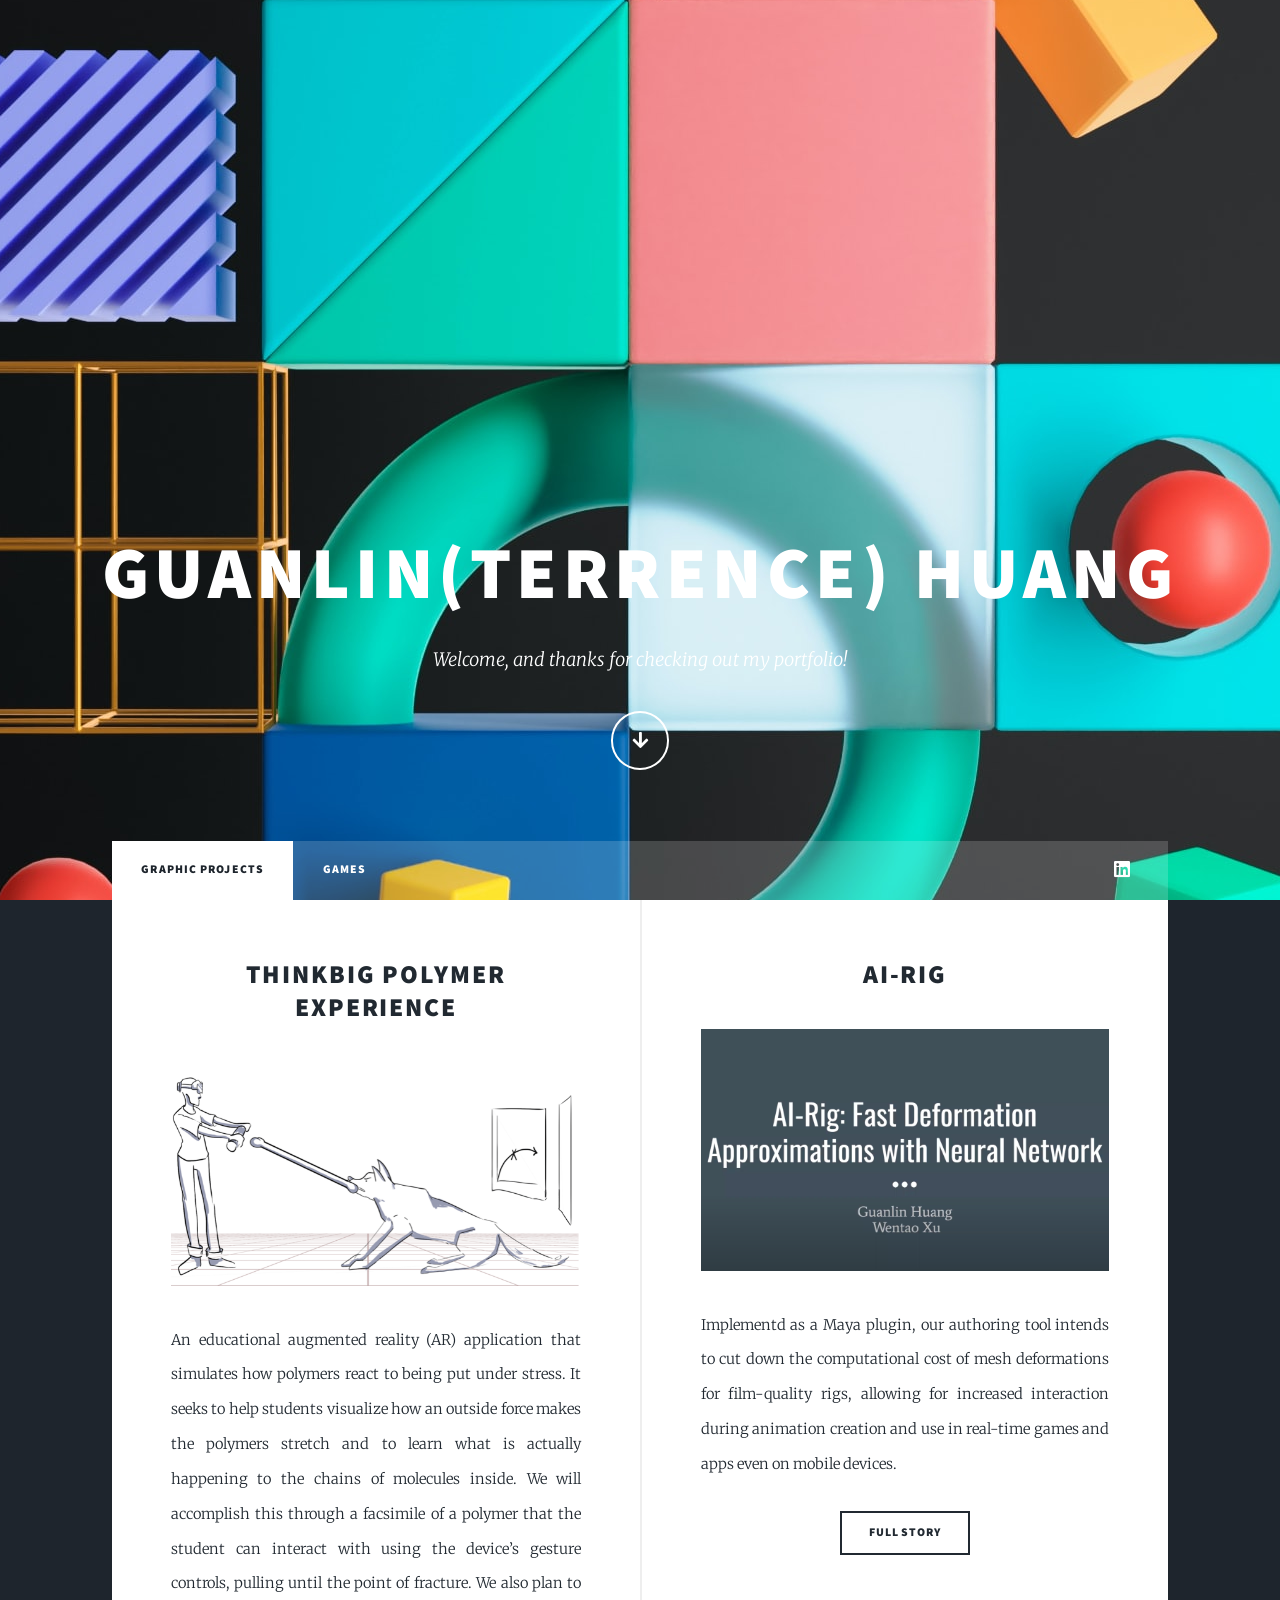
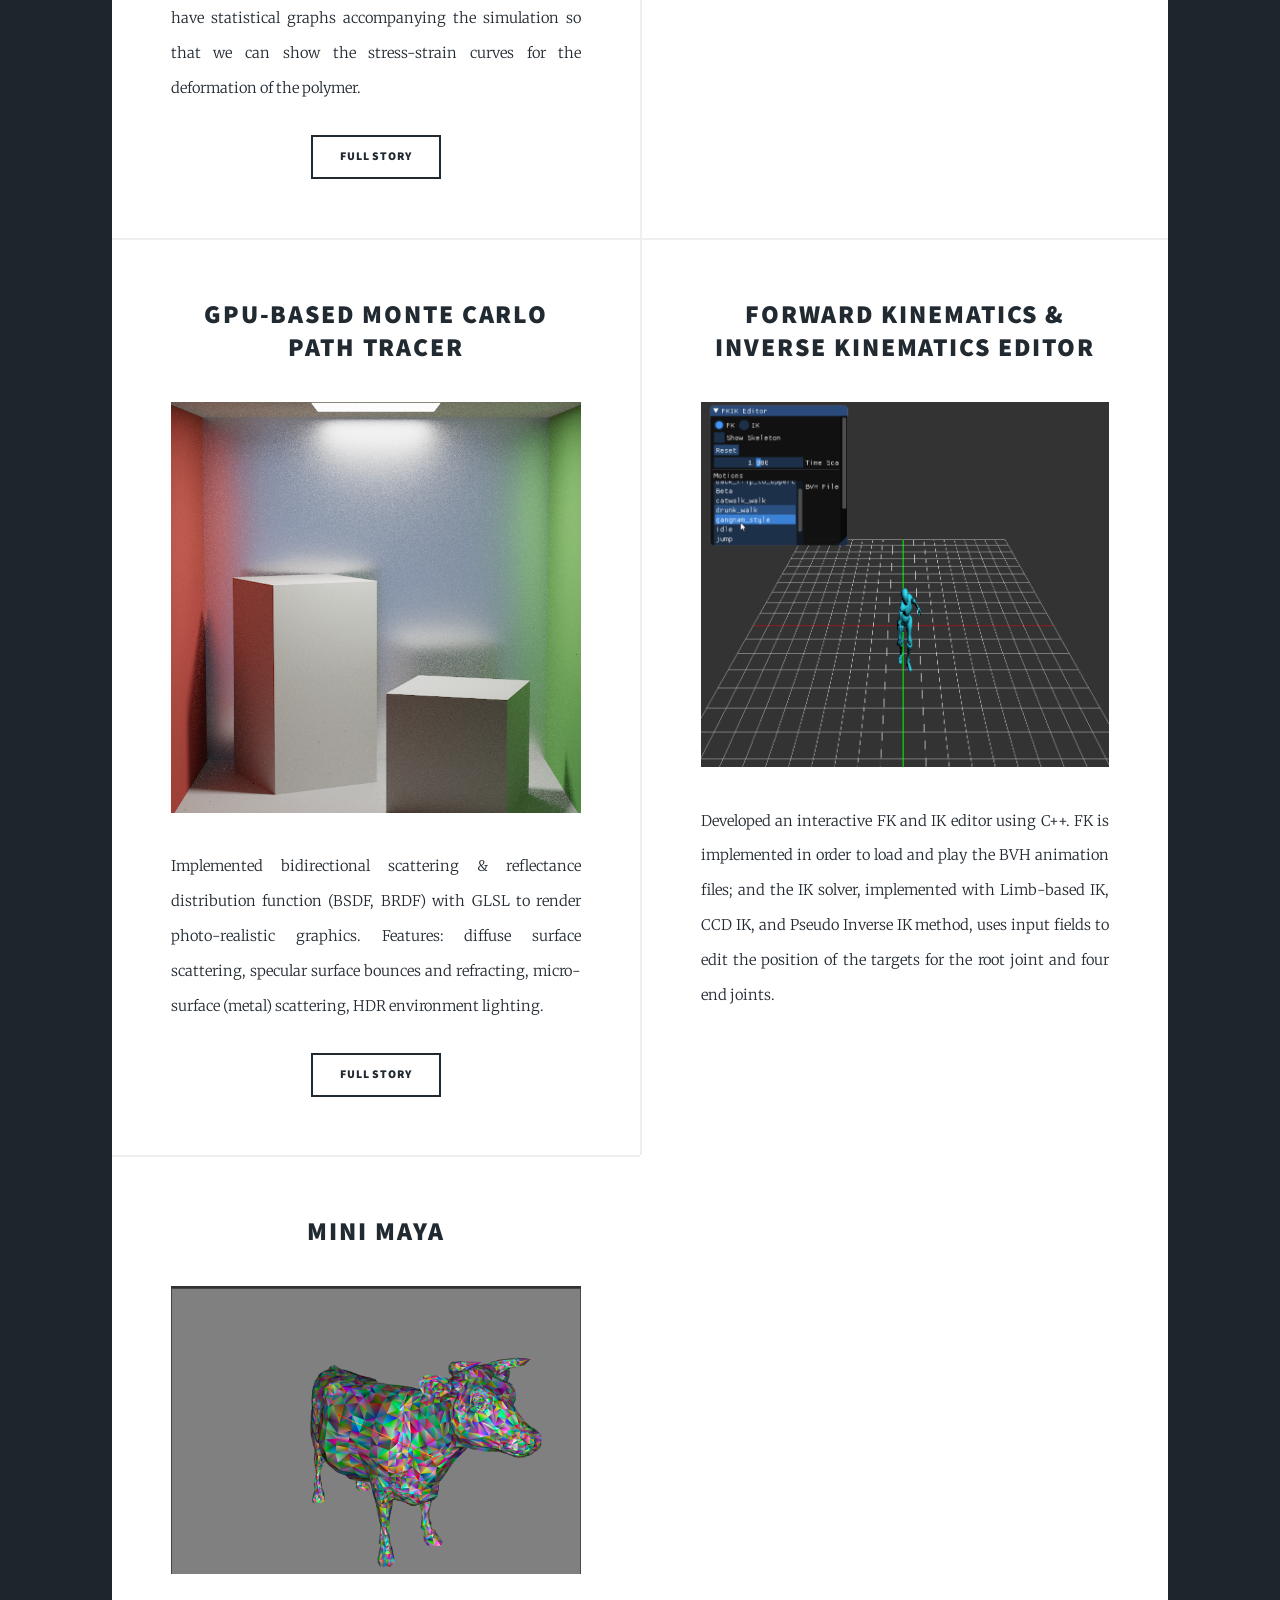
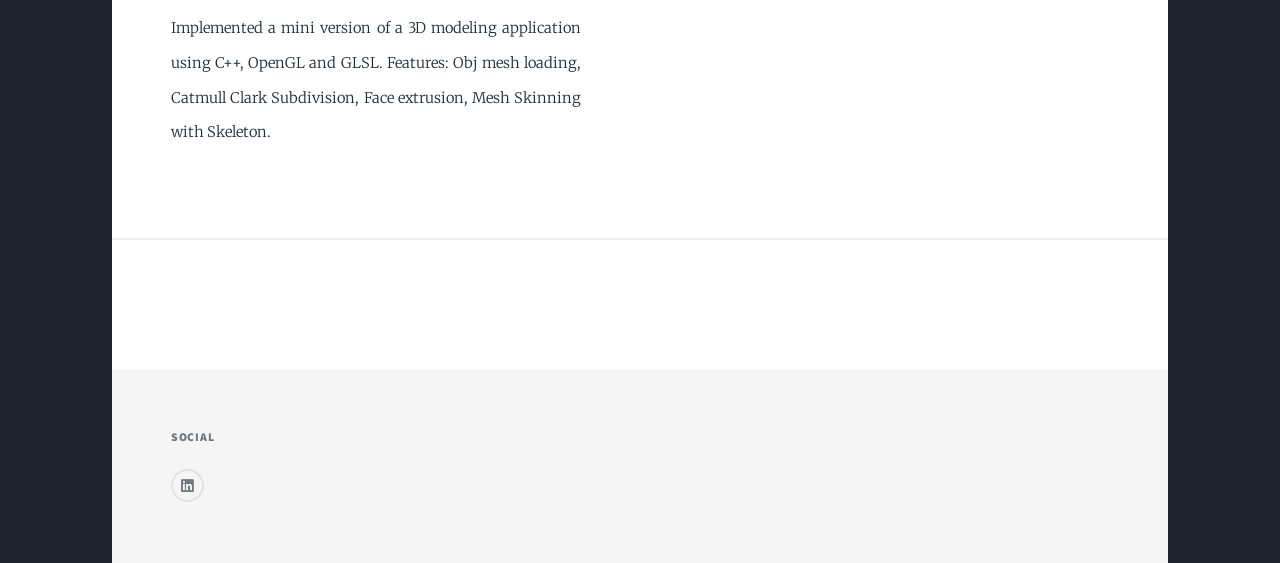
<file: html5up-massively/index.html>
<!DOCTYPE HTML>
<!--
	Massively by HTML5 UP
	html5up.net | @ajlkn
	Free for personal and commercial use under the CCA 3.0 license (html5up.net/license)
-->
<html>
	<head>
		<title>Massively by HTML5 UP</title>
		<meta charset="utf-8" />
		<meta name="viewport" content="width=device-width, initial-scale=1, user-scalable=no" />
		<link rel="stylesheet" href="assets/css/main.css" />
		<noscript><link rel="stylesheet" href="assets/css/noscript.css" /></noscript>
	</head>
	<body class="is-preload">

		<!-- Wrapper -->
			<div id="wrapper" class="fade-in">

				<!-- Intro -->
					<div id="intro">
						<h1>Guanlin(Terrence) Huang</h1>
						<p>Welcome, and thanks for checking out my portfolio! </p> 
						<ul class="actions">
							<li><a href="#header" class="button icon solid solo fa-arrow-down scrolly">Continue</a></li>
						</ul>
					</div>

				<!-- Header -->
					<header id="header">
						<a href="index.html" class="logo">Guanlin Huang</a>
					</header>

				<!-- Nav -->
					<nav id="nav">
						<ul class="links">
							<li class="active"><a href="#">Graphic Projects</a></li>
							<li class><a href="generic.html">Games</a></li>
							
						</ul>
						<ul class="icons">
							<li><a href="https://www.linkedin.com/in/guanlin-huang-4406668502/" class="icon brands fa-linkedin"><span class="label">Instagram</span></a></li>
							<!-- <li><a href="https://github.com/VirulentKid" class="icon brands fa-github"><span class="label">GitHub</span></a></li> -->
						</ul>
					</nav>

				<!-- Main -->
					<div id="main">

						<!-- Featured Post -->
							<!-- <article class="post featured">
								<header class="major">
									<span class="date">April 25, 2017</span>
									<h2><a href="#">And this is a<br />
									massive headline</a></h2>
									<p>Aenean ornare velit lacus varius enim ullamcorper proin aliquam<br />
									facilisis ante sed etiam magna interdum congue. Lorem ipsum dolor<br />
									amet nullam sed etiam veroeros.</p>
								</header>
								<a href="#" class="image main"><img src="images/pic01.jpg" alt="" /></a>
								<ul class="actions special">
									<li><a href="#" class="button large">Full Story</a></li>
								</ul>
							</article> -->

						<!-- Posts -->
							<section class="posts">
								<article>
									<header>
										<!-- <span class="date">April 24, 2017</span> -->
										<h2>ThinkBig Polymer Experience</h2>
									</header>
									<a href="https://drive.google.com/file/d/1B_XIB-TT3pck4O1kJYSBWyklGMC8btKp/view?usp=sharing" class="image fit"><img src="images/tb.png" alt="" /></a>
									<p> 
										An educational augmented reality (AR) application that simulates how polymers react to being put under stress. 
										It seeks to help students visualize how an outside force makes the polymers stretch and to learn what is actually happening to the chains of molecules inside. 
										  We will accomplish this through a facsimile of a polymer that the student can interact with using the device’s gesture controls, pulling until the point of fracture. 
										  We also plan to have statistical graphs accompanying the simulation so that we can show the stress-strain curves for the deformation of the polymer.

									</p>
									<ul class="actions special">
										<li><a href="https://drive.google.com/drive/folders/1RY0nypovGEHQAV8OFfAQr2IxyCnFQ7w_?usp=sharing" class="button">Full Story</a></li>
									</ul>
								</article>
								<article>
									<header>
										<!-- <span class="date">April 24, 2017</span> -->
										<h2>AI-Rig</h2>
									</header>
									<a href="https://drive.google.com/file/d/1UZ_69Wc1OIgRH0MzNqy8joDpAv9wOY5U/view?usp=sharing" class="image fit"><img src="images/airig.png" alt="" /></a>
									<p> 
										Implementd as a Maya plugin, our authoring tool intends to cut down the computational cost of mesh deformations for film-quality rigs, allowing for increased interaction during animation creation and use in real-time games and apps even on mobile devices.
									</p>
									<ul class="actions special">
										<li><a href="https://drive.google.com/drive/folders/1Fsz3s956irNXFiMGW_0ggv5EQyK_7acN?usp=sharing" class="button">Full Story</a></li>
									</ul>
								</article>
								<article>
									<header>
										<!-- <span class="date">April 24, 2017</span> -->
										<h2>GPU-based Monte Carlo Path Tracer</h2>
									</header>
									<a class="image fit"><img src="images/gpu.png" alt="" /></a>
									<p> 
										Implemented bidirectional scattering & reflectance distribution function (BSDF, BRDF) with GLSL to render photo-realistic graphics.
										Features: diffuse surface scattering, specular surface bounces and refracting, micro-surface (metal) scattering, HDR environment 
										lighting.
									</p>
									<ul class="actions special">
										<li><a href="https://github.com/VirulentKid/GPU-based-Path-Tracer" class="button">Full Story</a></li>
									</ul>
								</article>
								<article>
									<header>
										<!-- <span class="date">April 24, 2017</span> -->
										<h2>Forward Kinematics & Inverse Kinematics Editor</h2>
									</header>
									<a class="image fit"><img src="images/ik.gif" alt="" /></a>
									<p> 
										Developed an interactive FK and IK editor using C++.
										FK is implemented in order to load and play the BVH animation files; and the IK solver, implemented with Limb-based IK, CCD 
										IK, and Pseudo Inverse IK method, uses input fields to edit the position of the targets for the root joint and 
										four end joints. 
										
										
										
										
									</p>
									<ul class="actions special">
										<!-- <li><a class="button">Full Story</a></li> -->
									</ul>
								</article>
								<article>
									<header>
										<!-- <span class="date">April 24, 2017</span> -->
										<h2>Mini Maya</h2>
									</header>
									<a class="image fit"><img src="images/maya.png" alt="" /></a>
									<p> 
										Implemented a mini version of a 3D modeling application using C++, OpenGL and GLSL. 
										Features: Obj mesh loading, Catmull Clark Subdivision, Face extrusion, Mesh Skinning with Skeleton.

									</p>
									<ul class="actions special">
										<!-- <li><a class="button">Full Story</a></li> -->
									</ul>
								</article>
								
								
								
								<!-- <article>
									<header>
										<span class="date">April 18, 2017</span>
										<h2><a href="#">Ante mattis<br />
										interdum dolor</a></h2>
									</header>
									<a href="#" class="image fit"><img src="images/pic04.jpg" alt="" /></a>
									<p>Donec eget ex magna. Interdum et malesuada fames ac ante ipsum primis in faucibus. Pellentesque venenatis dolor imperdiet dolor mattis sagittis magna etiam.</p>
									<ul class="actions special">
										<li><a href="#" class="button">Full Story</a></li>
									</ul>
								</article> -->
								<!-- <article>
									<header>
										<span class="date">April 14, 2017</span>
										<h2><a href="#">Tempus sed<br />
										nulla imperdiet</a></h2>
									</header>
									<a href="#" class="image fit"><img src="images/pic05.jpg" alt="" /></a>
									<p>Donec eget ex magna. Interdum et malesuada fames ac ante ipsum primis in faucibus. Pellentesque venenatis dolor imperdiet dolor mattis sagittis magna etiam.</p>
									<ul class="actions special">
										<li><a href="#" class="button">Full Story</a></li>
									</ul>
								</article> -->
								<!-- <article>
									<header>
										<span class="date">April 11, 2017</span>
										<h2><a href="#">Odio magna<br />
										sed consectetur</a></h2>
									</header>
									<a href="#" class="image fit"><img src="images/pic06.jpg" alt="" /></a>
									<p>Donec eget ex magna. Interdum et malesuada fames ac ante ipsum primis in faucibus. Pellentesque venenatis dolor imperdiet dolor mattis sagittis magna etiam.</p>
									<ul class="actions special">
										<li><a href="#" class="button">Full Story</a></li>
									</ul>
								</article>
								<article>
									<header>
										<span class="date">April 7, 2017</span>
										<h2><a href="#">Augue lorem<br />
										primis vestibulum</a></h2>
									</header>
									<a href="#" class="image fit"><img src="images/pic07.jpg" alt="" /></a>
									<p>Donec eget ex magna. Interdum et malesuada fames ac ante ipsum primis in faucibus. Pellentesque venenatis dolor imperdiet dolor mattis sagittis magna etiam.</p>
									<ul class="actions special">
										<li><a href="#" class="button">Full Story</a></li>
									</ul>
								</article> -->
							</section>

						<!-- Footer -->
							<footer>
								<div class="pagination">
									<!--<a href="#" class="previous">Prev</a>-->
									<!-- <a href="#" class="page active">1</a>
									<a href="#" class="page">2</a>
									<a href="#" class="page">3</a>
									<span class="extra">&hellip;</span>
									<a href="#" class="page">8</a>
									<a href="#" class="page">9</a>
									<a href="#" class="page">10</a>
									<a href="#" class="next">Next</a> -->
								</div>
							</footer>

					</div>

				<!-- Footer -->
					<footer id="footer">
						<!-- <section>
							<form method="post" action="#">
								<div class="fields">
									<div class="field">
										<label for="name">Name</label>
										<input type="text" name="name" id="name" />
									</div>
									<div class="field">
										<label for="email">Email</label>
										<input type="text" name="email" id="email" />
									</div>
									<div class="field">
										<label for="message">Message</label>
										<textarea name="message" id="message" rows="3"></textarea>
									</div>
								</div>
								<ul class="actions">
									<li><input type="submit" value="Send Message" /></li>
								</ul>
							</form>
						</section>
						<section class="split contact">
							<section class="alt">
								<h3>Address</h3>
								<p>1234 Somewhere Road #87257<br />
								Nashville, TN 00000-0000</p>
							</section>
							<section>
								<h3>Phone</h3>
								<p><a href="#">(000) 000-0000</a></p>
							</section>
							<section>
								<h3>Email</h3>
								<p><a href="#">info@untitled.tld</a></p>
							</section> -->
							<section>
								<h3>Social</h3>
								<ul class="icons alt">
									<li><a href="https://www.linkedin.com/in/guanlin-huang-4406668502/" class="icon brands fa-linkedin"><span class="label">Instagram</span></a></li>
									<!-- <li><a href="https://github.com/VirulentKid" class="icon brands fa-github"><span class="label">GitHub</span></a></li> -->
								</ul>
							</section>
						</section>
					</footer>

				<!-- Copyright -->
					<!-- <div id="copyright">
						<ul><li>&copy; Untitled</li><li>Design: <a href="https://html5up.net">HTML5 UP</a></li></ul>
					</div> -->

			</div>

		<!-- Scripts -->
			<script src="assets/js/jquery.min.js"></script>
			<script src="assets/js/jquery.scrollex.min.js"></script>
			<script src="assets/js/jquery.scrolly.min.js"></script>
			<script src="assets/js/browser.min.js"></script>
			<script src="assets/js/breakpoints.min.js"></script>
			<script src="assets/js/util.js"></script>
			<script src="assets/js/main.js"></script>

	</body>
</html>
</file>
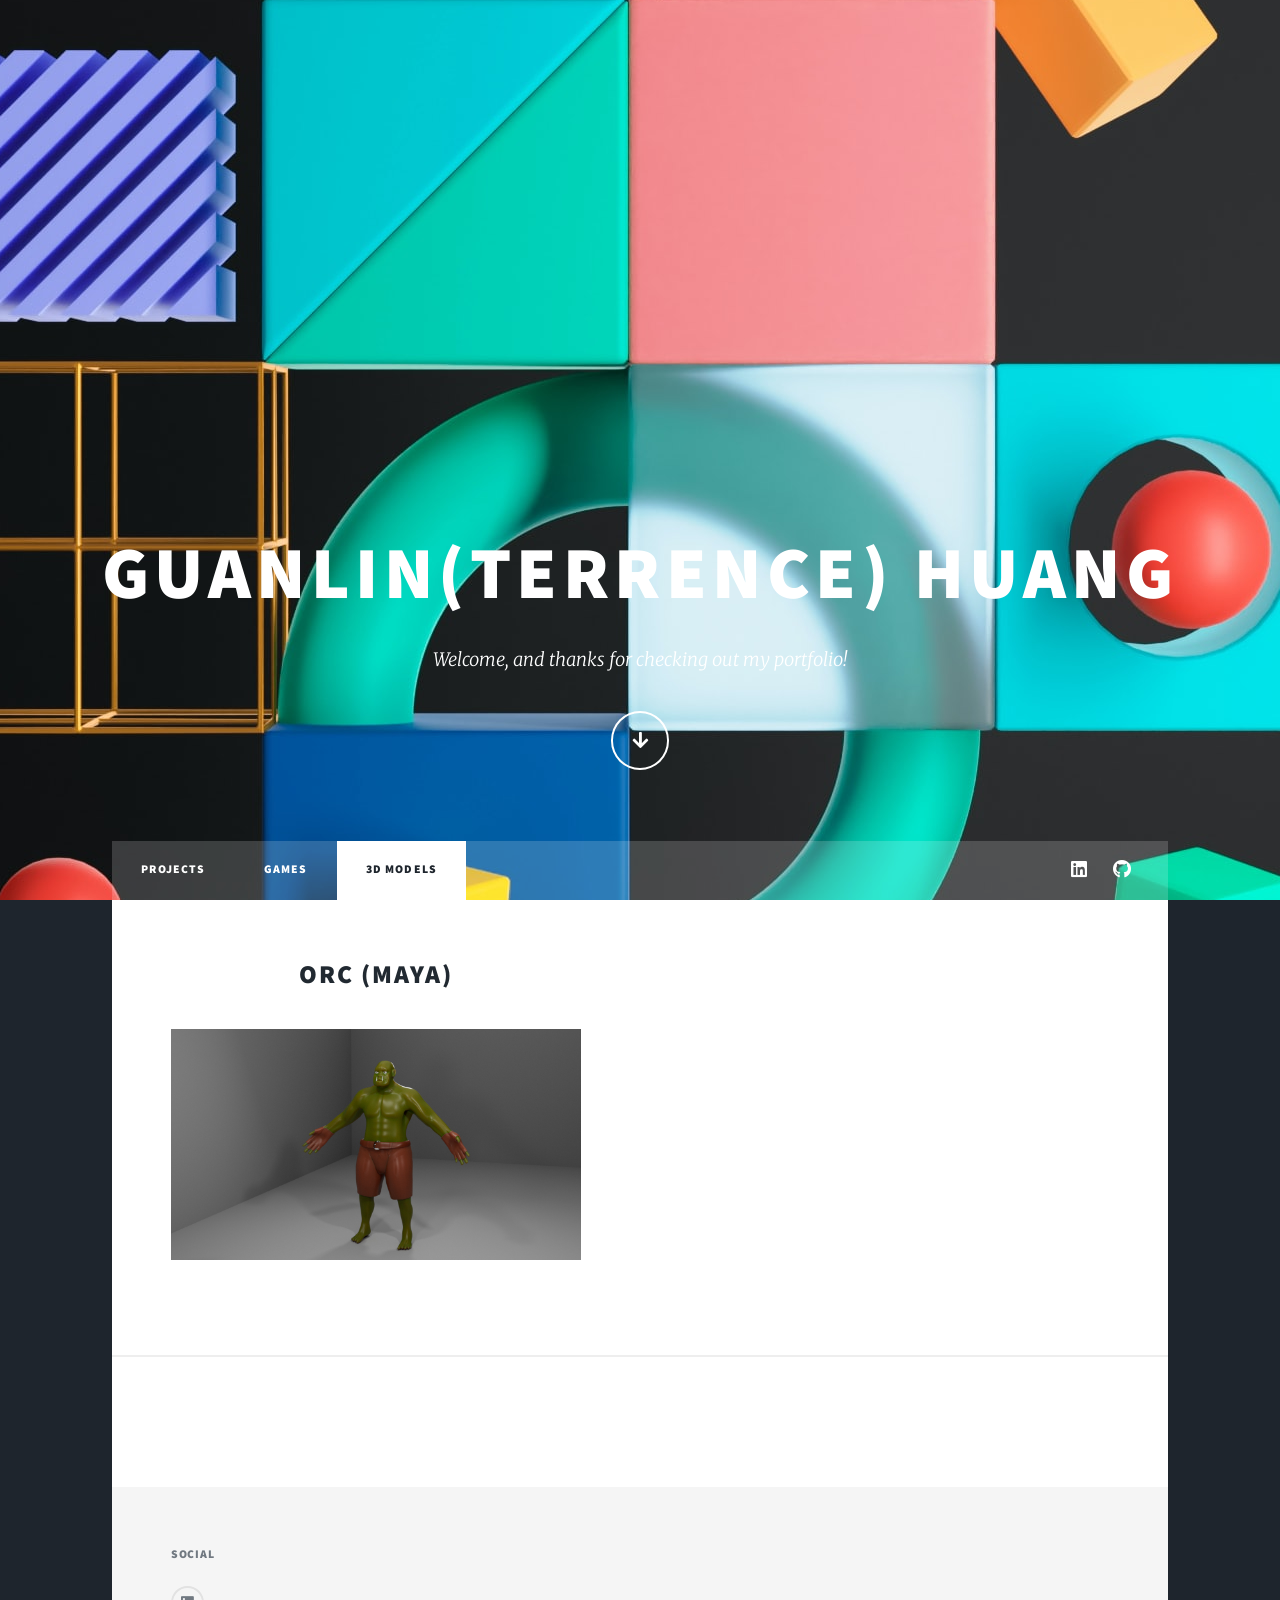
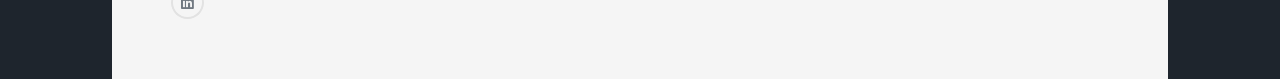
<file: 3d.html>
<!DOCTYPE HTML>
<!--
	Massively by HTML5 UP
	html5up.net | @ajlkn
	Free for personal and commercial use under the CCA 3.0 license (html5up.net/license)
-->
<html>
<head>
	<title>Guanlin Huang's Portfolio</title>
	<meta charset="utf-8" />
	<meta name="viewport" content="width=device-width, initial-scale=1, user-scalable=no" />
	<link rel="stylesheet" href="assets/css/main.css" />
	<noscript><link rel="stylesheet" href="assets/css/noscript.css" /></noscript>
</head>
<body class="is-preload">

	<!-- Wrapper -->
	<div id="wrapper" class="fade-in">

		<!-- Intro -->
		<div id="intro">
			<h1>Guanlin(Terrence) Huang</h1>
			<p>Welcome, and thanks for checking out my portfolio! </p>
			<ul class="actions">
				<li><a href="#header" class="button icon solid solo fa-arrow-down scrolly">Continue</a></li>
			</ul>
		</div>

		<!-- Header -->
		<header id="header">
			<a href="https://drive.google.com/file/d/1dWCCwxZthklI0dDZsQJmaAGd_3ciP3iO/view?usp=sharing" class="logo">My Resume</a>
		</header>

		<!-- Nav -->
		<nav id="nav">
			<ul class="links">
				<li class><a href="index.html">Projects</a></li>
				<li class><a href="games.html">Games</a></li>
				<li class="active"><a href="#">3D Models</a></li>
			</ul>
			<ul class="icons">
				<li><a href="https://www.linkedin.com/in/guanlin-huang-4406668502/" class="icon brands fa-linkedin"><span class="label">Instagram</span></a></li>
				<li><a href="https://github.com/VirulentKid" class="icon brands fa-github"><span class="label">GitHub</span></a></li>
			</ul>
		</nav>

		<!-- Main -->
		<div id="main">

			<!-- Featured Post -->
			<!-- <article class="post featured">
				<header class="major">
					<span class="date">April 25, 2017</span>
					<h2><a href="#">And this is a<br />
					massive headline</a></h2>
					<p>Aenean ornare velit lacus varius enim ullamcorper proin aliquam<br />
					facilisis ante sed etiam magna interdum congue. Lorem ipsum dolor<br />
					amet nullam sed etiam veroeros.</p>
				</header>
				<a href="#" class="image main"><img src="images/pic01.jpg" alt="" /></a>
				<ul class="actions special">
					<li><a href="#" class="button large">Full Story</a></li>
				</ul>
			</article> -->
			<!-- Posts -->
			<section class="posts">
				
				<article>
					<header>
						<!-- <span class="date">April 22, 2017</span> -->
						<h2>Orc (Maya)</h2>
					</header>
					<a  class="image fit"><img src="images/Orc frontside.jpg" alt="" /></a>
<!---->					<p>
<!--						A 2D platformer puzzle game, with a mystical, supernatural ambience;
						the player has the ability to flip gravity, freeze objects, and use berries to lure the aggressive
						animals away in order to solve the puzzles.
						<br />
						(Won the best quality awards among 5 student game projects)-->
					</p>
<!--					<ul class="actions special">
						<li><a href="https://cwru-ecse390.itch.io/otherworldly-pines-fall-2020-team-2" class="button">Full Story</a></li>
					</ul>-->
				</article>
				<!-- <article>
					<header>
						<span class="date">April 18, 2017</span>
						<h2><a href="#">Ante mattis<br />
						interdum dolor</a></h2>
					</header>
					<a href="#" class="image fit"><img src="images/pic04.jpg" alt="" /></a>
					<p>Donec eget ex magna. Interdum et malesuada fames ac ante ipsum primis in faucibus. Pellentesque venenatis dolor imperdiet dolor mattis sagittis magna etiam.</p>
					<ul class="actions special">
						<li><a href="#" class="button">Full Story</a></li>
					</ul>
				</article> -->
				<!-- <article>
					<header>
						<span class="date">April 14, 2017</span>
						<h2><a href="#">Tempus sed<br />
						nulla imperdiet</a></h2>
					</header>
					<a href="#" class="image fit"><img src="images/pic05.jpg" alt="" /></a>
					<p>Donec eget ex magna. Interdum et malesuada fames ac ante ipsum primis in faucibus. Pellentesque venenatis dolor imperdiet dolor mattis sagittis magna etiam.</p>
					<ul class="actions special">
						<li><a href="#" class="button">Full Story</a></li>
					</ul>
				</article> -->
				<!-- <article>
					<header>
						<span class="date">April 11, 2017</span>
						<h2><a href="#">Odio magna<br />
						sed consectetur</a></h2>
					</header>
					<a href="#" class="image fit"><img src="images/pic06.jpg" alt="" /></a>
					<p>Donec eget ex magna. Interdum et malesuada fames ac ante ipsum primis in faucibus. Pellentesque venenatis dolor imperdiet dolor mattis sagittis magna etiam.</p>
					<ul class="actions special">
						<li><a href="#" class="button">Full Story</a></li>
					</ul>
				</article>
				<article>
					<header>
						<span class="date">April 7, 2017</span>
						<h2><a href="#">Augue lorem<br />
						primis vestibulum</a></h2>
					</header>
					<a href="#" class="image fit"><img src="images/pic07.jpg" alt="" /></a>
					<p>Donec eget ex magna. Interdum et malesuada fames ac ante ipsum primis in faucibus. Pellentesque venenatis dolor imperdiet dolor mattis sagittis magna etiam.</p>
					<ul class="actions special">
						<li><a href="#" class="button">Full Story</a></li>
					</ul>
				</article> -->
			</section>

			<!-- Footer -->
			<footer>
				<div class="pagination">
					<!--<a href="#" class="previous">Prev</a>-->
					<!-- <a href="#" class="page active">1</a>
					<a href="#" class="page">2</a>
					<a href="#" class="page">3</a>
					<span class="extra">&hellip;</span>
					<a href="#" class="page">8</a>
					<a href="#" class="page">9</a>
					<a href="#" class="page">10</a>
					<a href="#" class="next">Next</a> -->
				</div>
			</footer>

		</div>

		<!-- Footer -->
		<footer id="footer">
			<!-- <section>
				<form method="post" action="#">
					<div class="fields">
						<div class="field">
							<label for="name">Name</label>
							<input type="text" name="name" id="name" />
						</div>
						<div class="field">
							<label for="email">Email</label>
							<input type="text" name="email" id="email" />
						</div>
						<div class="field">
							<label for="message">Message</label>
							<textarea name="message" id="message" rows="3"></textarea>
						</div>
					</div>
					<ul class="actions">
						<li><input type="submit" value="Send Message" /></li>
					</ul>
				</form>
			</section>
			<section class="split contact">
				<section class="alt">
					<h3>Address</h3>
					<p>1234 Somewhere Road #87257<br />
					Nashville, TN 00000-0000</p>
				</section>
				<section>
					<h3>Phone</h3>
					<p><a href="#">(000) 000-0000</a></p>
				</section>
				<section>
					<h3>Email</h3>
					<p><a href="#">info@untitled.tld</a></p>
				</section> -->
			<section>
				<h3>Social</h3>
				<ul class="icons alt">
					<li><a href="https://www.linkedin.com/in/guanlin-huang-4406668502/" class="icon brands fa-linkedin"><span class="label">Instagram</span></a></li>
					<!-- <li><a href="https://github.com/VirulentKid" class="icon brands fa-github"><span class="label">GitHub</span></a></li> -->
				</ul>
			</section>
			</section>
		</footer>

		<!-- Copyright -->
		<!-- <div id="copyright">
			<ul><li>&copy; Untitled</li><li>Design: <a href="https://html5up.net">HTML5 UP</a></li></ul>
		</div> -->

	</div>

	<!-- Scripts -->
	<script src="assets/js/jquery.min.js"></script>
	<script src="assets/js/jquery.scrollex.min.js"></script>
	<script src="assets/js/jquery.scrolly.min.js"></script>
	<script src="assets/js/browser.min.js"></script>
	<script src="assets/js/breakpoints.min.js"></script>
	<script src="assets/js/util.js"></script>
	<script src="assets/js/main.js"></script>

</body>
</html>
</file>
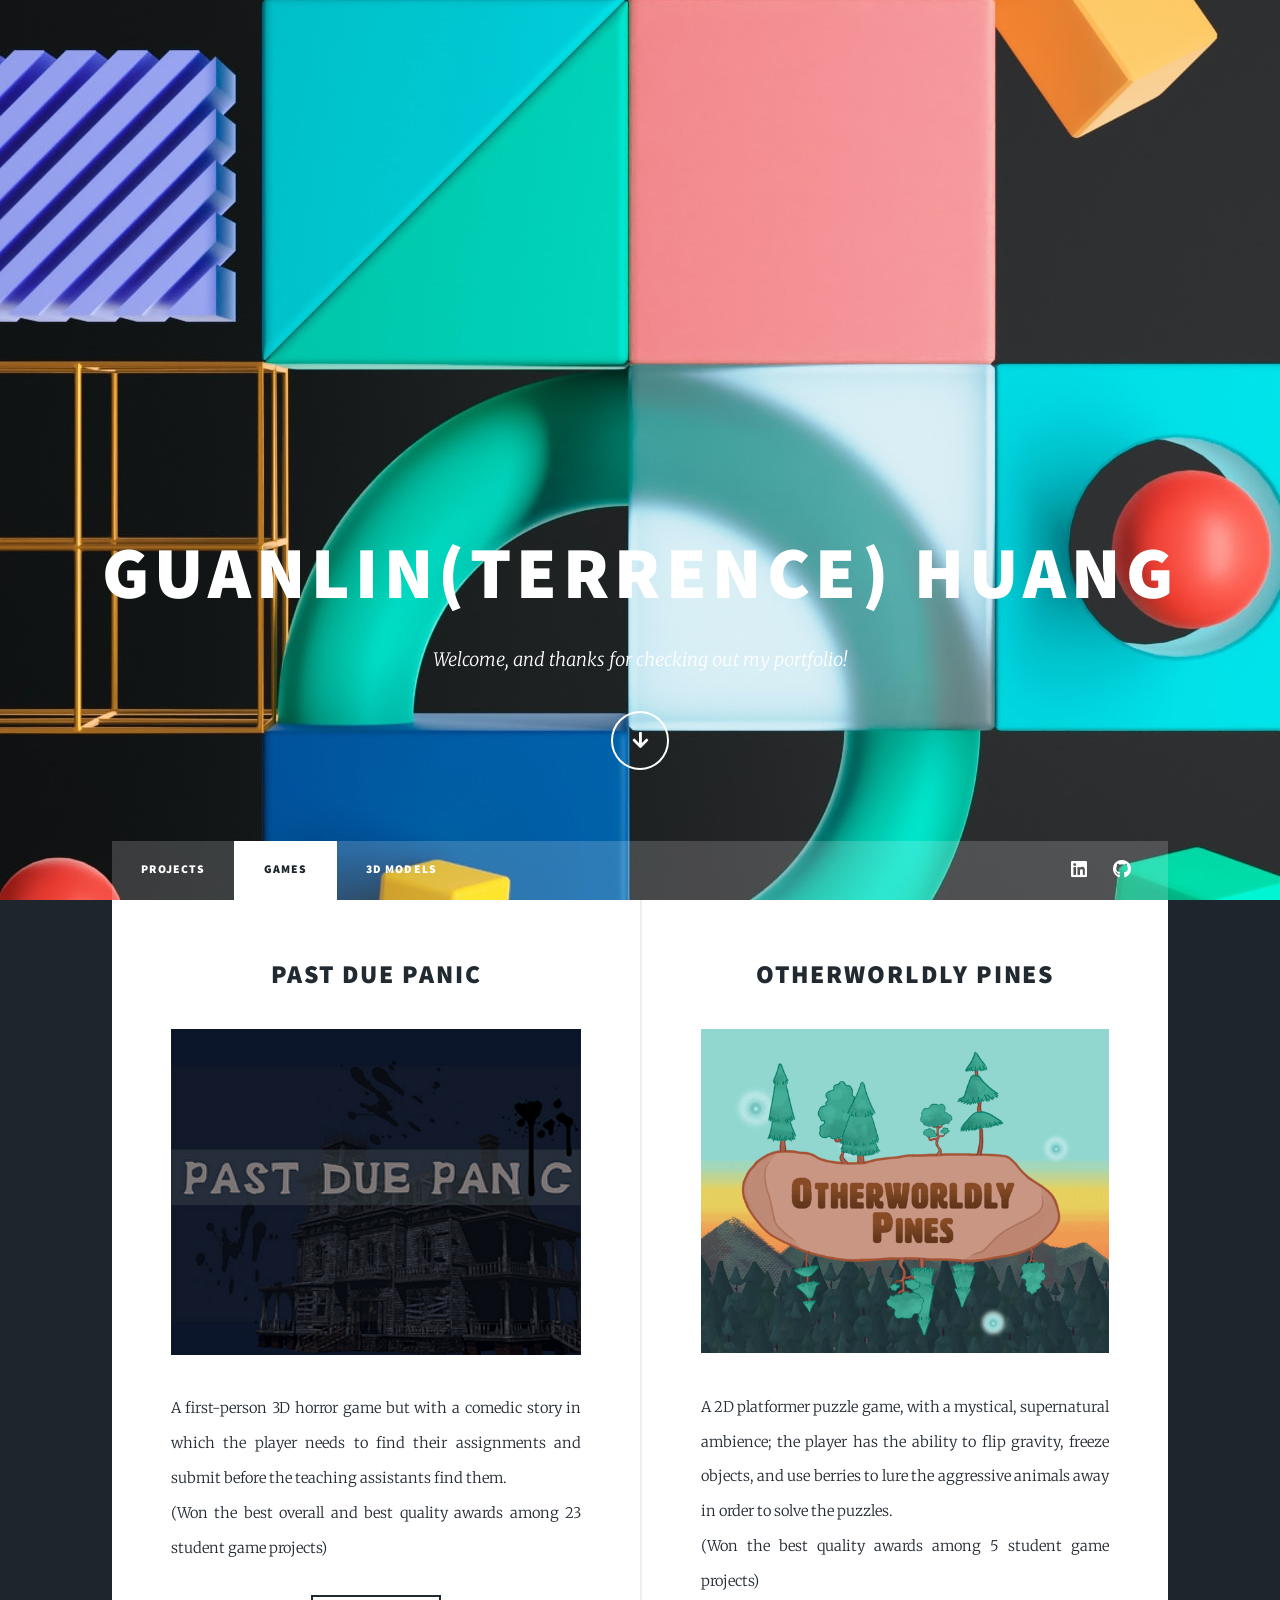
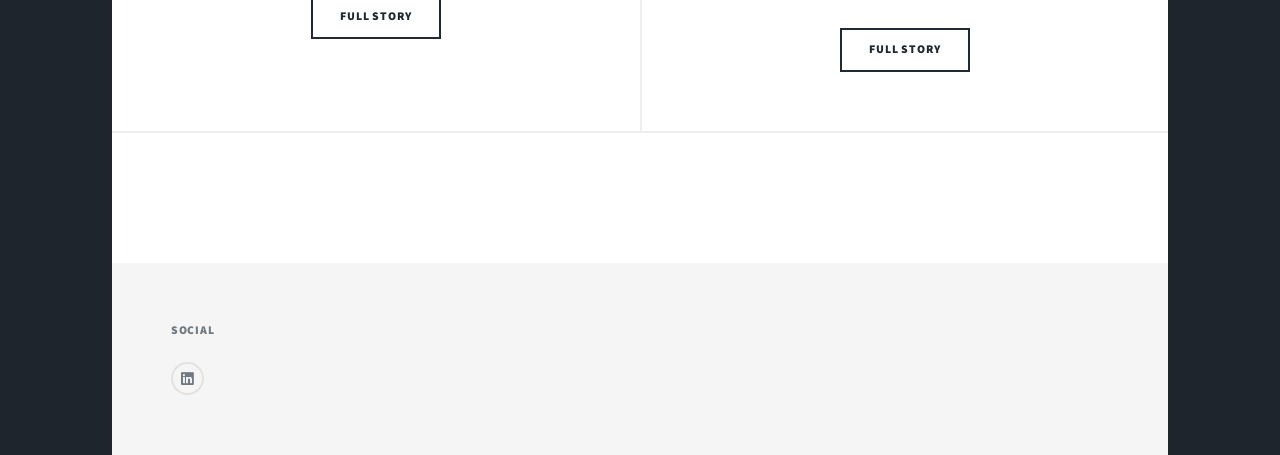
<file: games.html>
<!DOCTYPE HTML>
<!--
	Massively by HTML5 UP
	html5up.net | @ajlkn
	Free for personal and commercial use under the CCA 3.0 license (html5up.net/license)
-->
<html>
	<head>
		<title>Guanlin Huang's Portfolio</title>
		<meta charset="utf-8" />
		<meta name="viewport" content="width=device-width, initial-scale=1, user-scalable=no" />
		<link rel="stylesheet" href="assets/css/main.css" />
		<noscript><link rel="stylesheet" href="assets/css/noscript.css" /></noscript>
	</head>
	<body class="is-preload">

		<!-- Wrapper -->
			<div id="wrapper" class="fade-in">

				<!-- Intro -->
					<div id="intro">
						<h1>Guanlin(Terrence) Huang</h1>
						<p>Welcome, and thanks for checking out my portfolio! </p>
						<ul class="actions">
							<li><a href="#header" class="button icon solid solo fa-arrow-down scrolly">Continue</a></li>
						</ul>
					</div>

				<!-- Header -->
					<header id="header">
						<a href="https://drive.google.com/file/d/1dWCCwxZthklI0dDZsQJmaAGd_3ciP3iO/view?usp=sharing" class="logo">My Resume</a>
					</header>

				<!-- Nav -->
					<nav id="nav">
						<ul class="links">
							<li class><a href="index.html">Projects</a></li>
							<li class="active"><a href="#">Games</a></li>
							<li class><a href="3d.html">3D Models</a></li>
						</ul>
						<ul class="icons">
							<li><a href="https://www.linkedin.com/in/guanlin-huang-4406668502/" class="icon brands fa-linkedin"><span class="label">Instagram</span></a></li>
							<li><a href="https://github.com/VirulentKid" class="icon brands fa-github"><span class="label">GitHub</span></a></li>
						</ul>
					</nav>

				<!-- Main -->
					<div id="main">

						<!-- Featured Post -->
							<!-- <article class="post featured">
								<header class="major">
									<span class="date">April 25, 2017</span>
									<h2><a href="#">And this is a<br />
									massive headline</a></h2>
									<p>Aenean ornare velit lacus varius enim ullamcorper proin aliquam<br />
									facilisis ante sed etiam magna interdum congue. Lorem ipsum dolor<br />
									amet nullam sed etiam veroeros.</p>
								</header>
								<a href="#" class="image main"><img src="images/pic01.jpg" alt="" /></a>
								<ul class="actions special">
									<li><a href="#" class="button large">Full Story</a></li>
								</ul>
							</article> -->

						<!-- Posts -->
							<section class="posts">
								<article>
									<header>
										<!-- <span class="date">April 24, 2017</span> -->
										<h2>Past Due Panic</h2>
									</header>
									<a href="https://ecse-csds290.itch.io/past-due-panic-spring-2020" class="image fit"><img src="images/pdp.png" alt="" /></a>
									<p> A first-person 3D horror game but with a comedic story in which the player needs to find their assignments and submit before the teaching assistants find them.
									<br />
									(Won the best overall and best quality awards among 23 student game projects)

									</p>
									<ul class="actions special">
										<li><a href="https://ecse-csds290.itch.io/past-due-panic-spring-2020" class="button">Full Story</a></li>
									</ul>
								</article>
								<article>
									<header>
										<!-- <span class="date">April 22, 2017</span> -->
										<h2>Otherworldly Pines</h2>
									</header>
									<a href="https://cwru-ecse390.itch.io/otherworldly-pines-fall-2020-team-2" class="image fit"><img src="images/op.gif" alt="" /></a>
									<p> A 2D platformer puzzle game, with a mystical, supernatural ambience;
										the player has the ability to flip gravity, freeze objects, and use berries to lure the aggressive
										animals away in order to solve the puzzles.
										<br />
										(Won the best quality awards among 5 student game projects)</p>
									<ul class="actions special">
										<li><a href="https://cwru-ecse390.itch.io/otherworldly-pines-fall-2020-team-2" class="button">Full Story</a></li>
									</ul>
								</article>
								<!-- <article>
									<header>
										<span class="date">April 18, 2017</span>
										<h2><a href="#">Ante mattis<br />
										interdum dolor</a></h2>
									</header>
									<a href="#" class="image fit"><img src="images/pic04.jpg" alt="" /></a>
									<p>Donec eget ex magna. Interdum et malesuada fames ac ante ipsum primis in faucibus. Pellentesque venenatis dolor imperdiet dolor mattis sagittis magna etiam.</p>
									<ul class="actions special">
										<li><a href="#" class="button">Full Story</a></li>
									</ul>
								</article> -->
								<!-- <article>
									<header>
										<span class="date">April 14, 2017</span>
										<h2><a href="#">Tempus sed<br />
										nulla imperdiet</a></h2>
									</header>
									<a href="#" class="image fit"><img src="images/pic05.jpg" alt="" /></a>
									<p>Donec eget ex magna. Interdum et malesuada fames ac ante ipsum primis in faucibus. Pellentesque venenatis dolor imperdiet dolor mattis sagittis magna etiam.</p>
									<ul class="actions special">
										<li><a href="#" class="button">Full Story</a></li>
									</ul>
								</article> -->
								<!-- <article>
									<header>
										<span class="date">April 11, 2017</span>
										<h2><a href="#">Odio magna<br />
										sed consectetur</a></h2>
									</header>
									<a href="#" class="image fit"><img src="images/pic06.jpg" alt="" /></a>
									<p>Donec eget ex magna. Interdum et malesuada fames ac ante ipsum primis in faucibus. Pellentesque venenatis dolor imperdiet dolor mattis sagittis magna etiam.</p>
									<ul class="actions special">
										<li><a href="#" class="button">Full Story</a></li>
									</ul>
								</article>
								<article>
									<header>
										<span class="date">April 7, 2017</span>
										<h2><a href="#">Augue lorem<br />
										primis vestibulum</a></h2>
									</header>
									<a href="#" class="image fit"><img src="images/pic07.jpg" alt="" /></a>
									<p>Donec eget ex magna. Interdum et malesuada fames ac ante ipsum primis in faucibus. Pellentesque venenatis dolor imperdiet dolor mattis sagittis magna etiam.</p>
									<ul class="actions special">
										<li><a href="#" class="button">Full Story</a></li>
									</ul>
								</article> -->
							</section>

						<!-- Footer -->
							<footer>
								<div class="pagination">
									<!--<a href="#" class="previous">Prev</a>-->
									<!-- <a href="#" class="page active">1</a>
									<a href="#" class="page">2</a>
									<a href="#" class="page">3</a>
									<span class="extra">&hellip;</span>
									<a href="#" class="page">8</a>
									<a href="#" class="page">9</a>
									<a href="#" class="page">10</a>
									<a href="#" class="next">Next</a> -->
								</div>
							</footer>

					</div>

				<!-- Footer -->
					<footer id="footer">
						<!-- <section>
							<form method="post" action="#">
								<div class="fields">
									<div class="field">
										<label for="name">Name</label>
										<input type="text" name="name" id="name" />
									</div>
									<div class="field">
										<label for="email">Email</label>
										<input type="text" name="email" id="email" />
									</div>
									<div class="field">
										<label for="message">Message</label>
										<textarea name="message" id="message" rows="3"></textarea>
									</div>
								</div>
								<ul class="actions">
									<li><input type="submit" value="Send Message" /></li>
								</ul>
							</form>
						</section>
						<section class="split contact">
							<section class="alt">
								<h3>Address</h3>
								<p>1234 Somewhere Road #87257<br />
								Nashville, TN 00000-0000</p>
							</section>
							<section>
								<h3>Phone</h3>
								<p><a href="#">(000) 000-0000</a></p>
							</section>
							<section>
								<h3>Email</h3>
								<p><a href="#">info@untitled.tld</a></p>
							</section> -->
							<section>
								<h3>Social</h3>
								<ul class="icons alt">
									<li><a href="https://www.linkedin.com/in/guanlin-huang-4406668502/" class="icon brands fa-linkedin"><span class="label">Instagram</span></a></li>
									<!-- <li><a href="https://github.com/VirulentKid" class="icon brands fa-github"><span class="label">GitHub</span></a></li> -->
								</ul>
							</section>
						</section>
					</footer>

				<!-- Copyright -->
					<!-- <div id="copyright">
						<ul><li>&copy; Untitled</li><li>Design: <a href="https://html5up.net">HTML5 UP</a></li></ul>
					</div> -->

			</div>

		<!-- Scripts -->
			<script src="assets/js/jquery.min.js"></script>
			<script src="assets/js/jquery.scrollex.min.js"></script>
			<script src="assets/js/jquery.scrolly.min.js"></script>
			<script src="assets/js/browser.min.js"></script>
			<script src="assets/js/breakpoints.min.js"></script>
			<script src="assets/js/util.js"></script>
			<script src="assets/js/main.js"></script>

	</body>
</html>
</file>
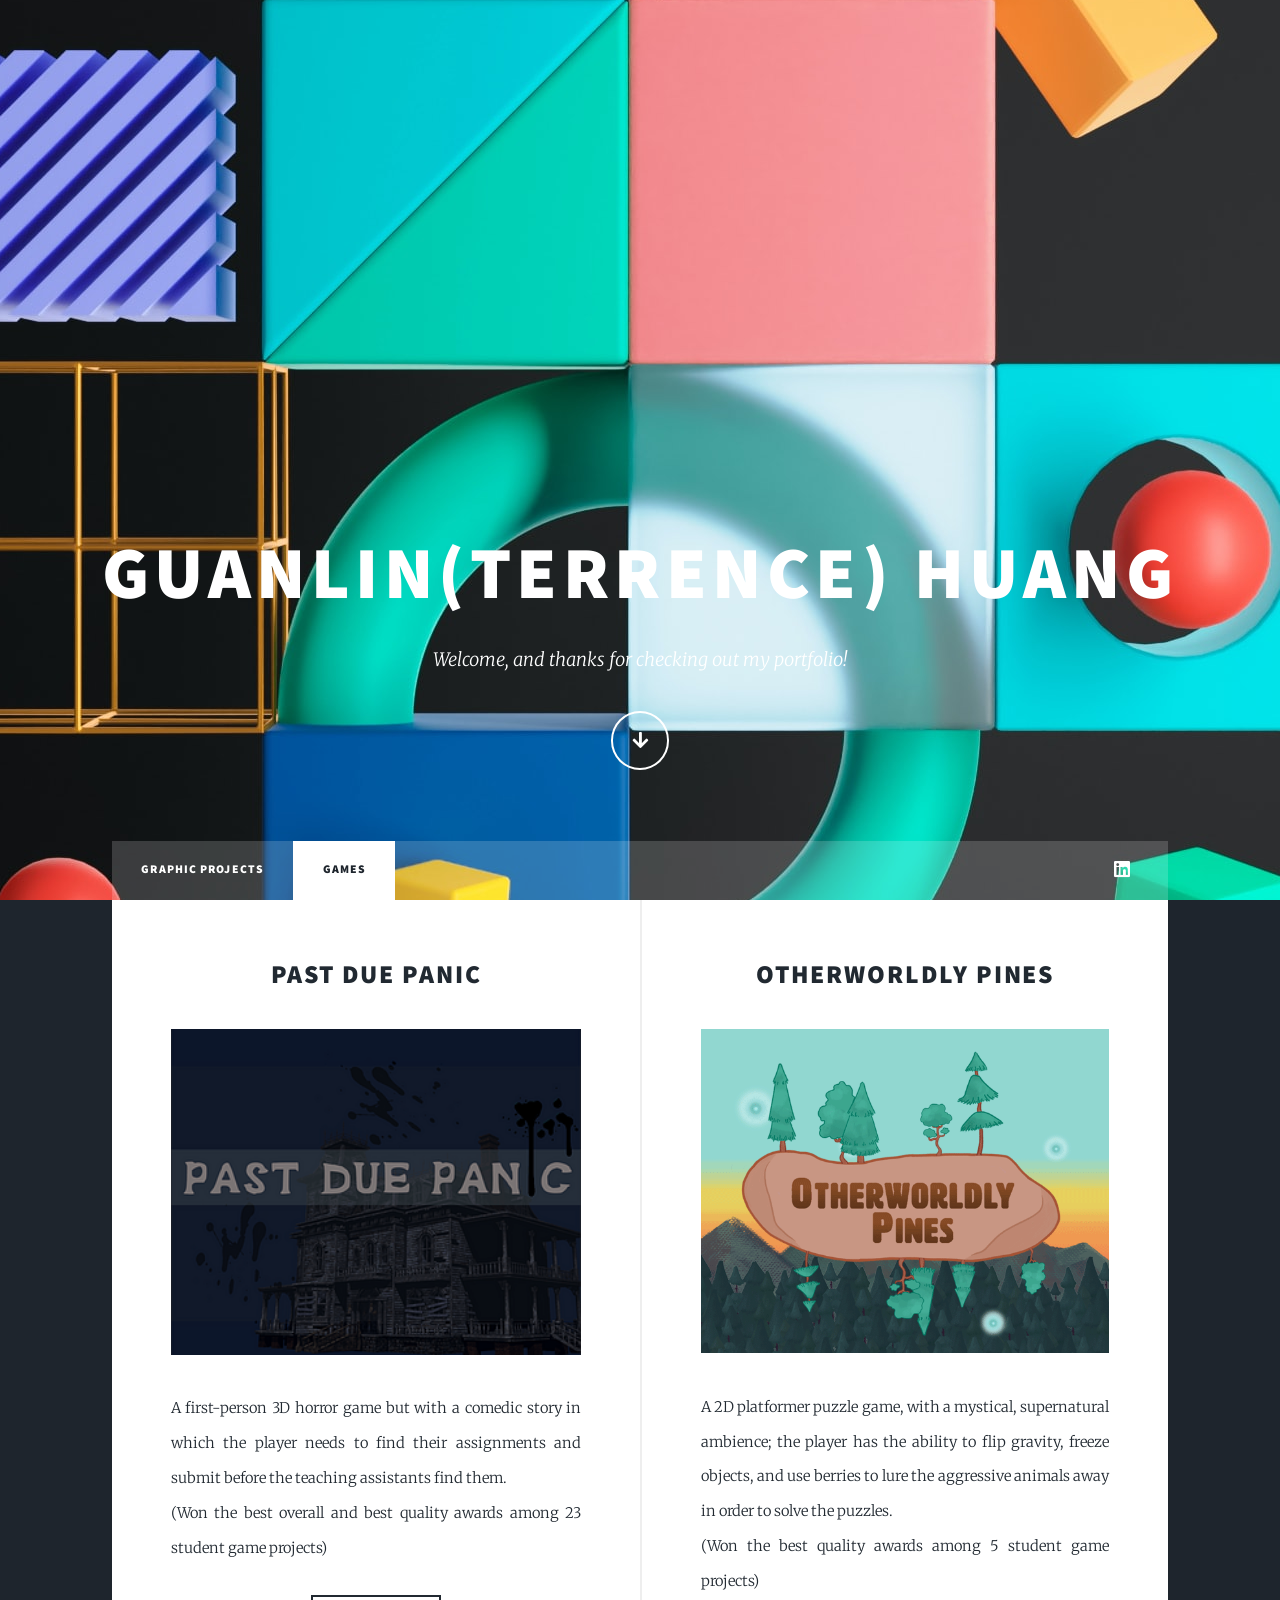
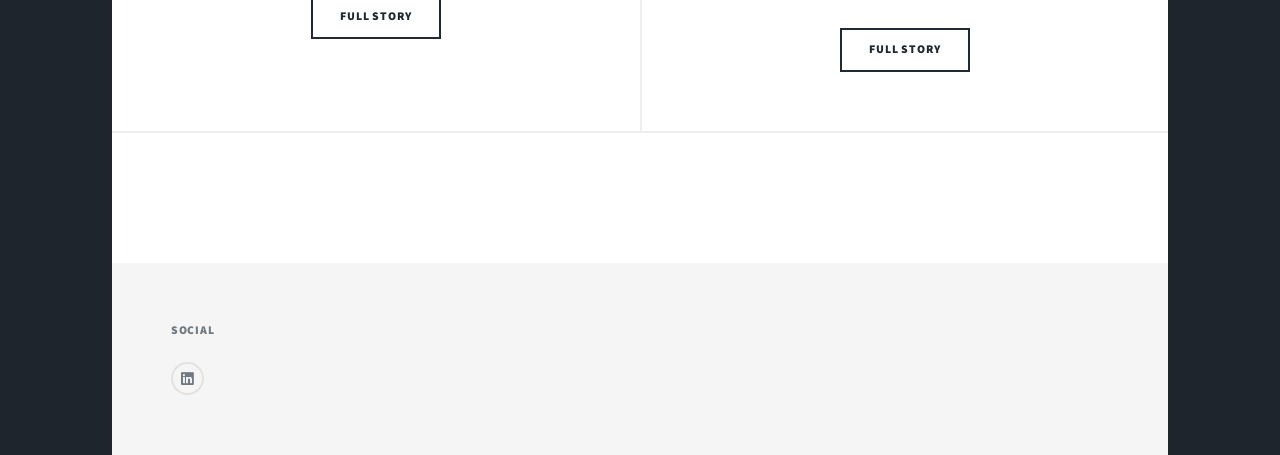
<file: html5up-massively/generic.html>
<!DOCTYPE HTML>
<!--
	Massively by HTML5 UP
	html5up.net | @ajlkn
	Free for personal and commercial use under the CCA 3.0 license (html5up.net/license)
-->
<html>
	<head>
		<title>Guanlin Huang's Portfolio</title>
		<meta charset="utf-8" />
		<meta name="viewport" content="width=device-width, initial-scale=1, user-scalable=no" />
		<link rel="stylesheet" href="assets/css/main.css" />
		<noscript><link rel="stylesheet" href="assets/css/noscript.css" /></noscript>
	</head>
	<body class="is-preload">

		<!-- Wrapper -->
			<div id="wrapper" class="fade-in">

				<!-- Intro -->
					<div id="intro">
						<h1>Guanlin(Terrence) Huang</h1>
						<p>Welcome, and thanks for checking out my portfolio! </p> 
						<ul class="actions">
							<li><a href="#header" class="button icon solid solo fa-arrow-down scrolly">Continue</a></li>
						</ul>
					</div>

				<!-- Header -->
					<header id="header">
						<a href="index.html" class="logo">Guanlin Huang</a>
					</header>

				<!-- Nav -->
					<nav id="nav">
						<ul class="links">
							<li class><a href="index.html">Graphic Projects</a></li>
							<li class="active"><a href="#">Games</a></li>
							
						</ul>
						<ul class="icons">
							<li><a href="https://www.linkedin.com/in/guanlin-huang-4406668502/" class="icon brands fa-linkedin"><span class="label">Instagram</span></a></li>
							<!-- <li><a href="https://github.com/VirulentKid" class="icon brands fa-github"><span class="label">GitHub</span></a></li> -->
						</ul>
					</nav>

				<!-- Main -->
					<div id="main">

						<!-- Featured Post -->
							<!-- <article class="post featured">
								<header class="major">
									<span class="date">April 25, 2017</span>
									<h2><a href="#">And this is a<br />
									massive headline</a></h2>
									<p>Aenean ornare velit lacus varius enim ullamcorper proin aliquam<br />
									facilisis ante sed etiam magna interdum congue. Lorem ipsum dolor<br />
									amet nullam sed etiam veroeros.</p>
								</header>
								<a href="#" class="image main"><img src="images/pic01.jpg" alt="" /></a>
								<ul class="actions special">
									<li><a href="#" class="button large">Full Story</a></li>
								</ul>
							</article> -->

						<!-- Posts -->
							<section class="posts">
								<article>
									<header>
										<!-- <span class="date">April 24, 2017</span> -->
										<h2>Past Due Panic</h2>
									</header>
									<a href="https://ecse-csds290.itch.io/past-due-panic-spring-2020" class="image fit"><img src="images/pdp.png" alt="" /></a>
									<p> A first-person 3D horror game but with a comedic story in which the player needs to find their assignments and submit before the teaching assistants find them.
									<br />
									(Won the best overall and best quality awards among 23 student game projects)

									</p>
									<ul class="actions special">
										<li><a href="https://ecse-csds290.itch.io/past-due-panic-spring-2020" class="button">Full Story</a></li>
									</ul>
								</article>
								<article>
									<header>
										<!-- <span class="date">April 22, 2017</span> -->
										<h2>Otherworldly Pines</h2>
									</header>
									<a href="https://cwru-ecse390.itch.io/otherworldly-pines-fall-2020-team-2" class="image fit"><img src="images/op.gif" alt="" /></a>
									<p> A 2D platformer puzzle game, with a mystical, supernatural ambience; 
										the player has the ability to flip gravity, freeze objects, and use berries to lure the aggressive
										animals away in order to solve the puzzles.
										<br />
										(Won the best quality awards among 5 student game projects)</p>
									<ul class="actions special">
										<li><a href="https://cwru-ecse390.itch.io/otherworldly-pines-fall-2020-team-2" class="button">Full Story</a></li>
									</ul>
								</article>
								<!-- <article>
									<header>
										<span class="date">April 18, 2017</span>
										<h2><a href="#">Ante mattis<br />
										interdum dolor</a></h2>
									</header>
									<a href="#" class="image fit"><img src="images/pic04.jpg" alt="" /></a>
									<p>Donec eget ex magna. Interdum et malesuada fames ac ante ipsum primis in faucibus. Pellentesque venenatis dolor imperdiet dolor mattis sagittis magna etiam.</p>
									<ul class="actions special">
										<li><a href="#" class="button">Full Story</a></li>
									</ul>
								</article> -->
								<!-- <article>
									<header>
										<span class="date">April 14, 2017</span>
										<h2><a href="#">Tempus sed<br />
										nulla imperdiet</a></h2>
									</header>
									<a href="#" class="image fit"><img src="images/pic05.jpg" alt="" /></a>
									<p>Donec eget ex magna. Interdum et malesuada fames ac ante ipsum primis in faucibus. Pellentesque venenatis dolor imperdiet dolor mattis sagittis magna etiam.</p>
									<ul class="actions special">
										<li><a href="#" class="button">Full Story</a></li>
									</ul>
								</article> -->
								<!-- <article>
									<header>
										<span class="date">April 11, 2017</span>
										<h2><a href="#">Odio magna<br />
										sed consectetur</a></h2>
									</header>
									<a href="#" class="image fit"><img src="images/pic06.jpg" alt="" /></a>
									<p>Donec eget ex magna. Interdum et malesuada fames ac ante ipsum primis in faucibus. Pellentesque venenatis dolor imperdiet dolor mattis sagittis magna etiam.</p>
									<ul class="actions special">
										<li><a href="#" class="button">Full Story</a></li>
									</ul>
								</article>
								<article>
									<header>
										<span class="date">April 7, 2017</span>
										<h2><a href="#">Augue lorem<br />
										primis vestibulum</a></h2>
									</header>
									<a href="#" class="image fit"><img src="images/pic07.jpg" alt="" /></a>
									<p>Donec eget ex magna. Interdum et malesuada fames ac ante ipsum primis in faucibus. Pellentesque venenatis dolor imperdiet dolor mattis sagittis magna etiam.</p>
									<ul class="actions special">
										<li><a href="#" class="button">Full Story</a></li>
									</ul>
								</article> -->
							</section>

						<!-- Footer -->
							<footer>
								<div class="pagination">
									<!--<a href="#" class="previous">Prev</a>-->
									<!-- <a href="#" class="page active">1</a>
									<a href="#" class="page">2</a>
									<a href="#" class="page">3</a>
									<span class="extra">&hellip;</span>
									<a href="#" class="page">8</a>
									<a href="#" class="page">9</a>
									<a href="#" class="page">10</a>
									<a href="#" class="next">Next</a> -->
								</div>
							</footer>

					</div>

				<!-- Footer -->
					<footer id="footer">
						<!-- <section>
							<form method="post" action="#">
								<div class="fields">
									<div class="field">
										<label for="name">Name</label>
										<input type="text" name="name" id="name" />
									</div>
									<div class="field">
										<label for="email">Email</label>
										<input type="text" name="email" id="email" />
									</div>
									<div class="field">
										<label for="message">Message</label>
										<textarea name="message" id="message" rows="3"></textarea>
									</div>
								</div>
								<ul class="actions">
									<li><input type="submit" value="Send Message" /></li>
								</ul>
							</form>
						</section>
						<section class="split contact">
							<section class="alt">
								<h3>Address</h3>
								<p>1234 Somewhere Road #87257<br />
								Nashville, TN 00000-0000</p>
							</section>
							<section>
								<h3>Phone</h3>
								<p><a href="#">(000) 000-0000</a></p>
							</section>
							<section>
								<h3>Email</h3>
								<p><a href="#">info@untitled.tld</a></p>
							</section> -->
							<section>
								<h3>Social</h3>
								<ul class="icons alt">
									<li><a href="https://www.linkedin.com/in/guanlin-huang-4406668502/" class="icon brands fa-linkedin"><span class="label">Instagram</span></a></li>
									<!-- <li><a href="https://github.com/VirulentKid" class="icon brands fa-github"><span class="label">GitHub</span></a></li> -->
								</ul>
							</section>
						</section>
					</footer>

				<!-- Copyright -->
					<!-- <div id="copyright">
						<ul><li>&copy; Untitled</li><li>Design: <a href="https://html5up.net">HTML5 UP</a></li></ul>
					</div> -->

			</div>

		<!-- Scripts -->
			<script src="assets/js/jquery.min.js"></script>
			<script src="assets/js/jquery.scrollex.min.js"></script>
			<script src="assets/js/jquery.scrolly.min.js"></script>
			<script src="assets/js/browser.min.js"></script>
			<script src="assets/js/breakpoints.min.js"></script>
			<script src="assets/js/util.js"></script>
			<script src="assets/js/main.js"></script>

	</body>
</html>
</file>
<file: html5up-massively/assets/css/main.css>
@import url(fontawesome-all.min.css);
@import url("https://fonts.googleapis.com/css?family=Merriweather:300,700,300italic,700italic|Source+Sans+Pro:900");

/*
	Massively by HTML5 UP
	html5up.net | @ajlkn
	Free for personal and commercial use under the CCA 3.0 license (html5up.net/license)
*/

html, body, div, span, applet, object,
iframe, h1, h2, h3, h4, h5, h6, p, blockquote,
pre, a, abbr, acronym, address, big, cite,
code, del, dfn, em, img, ins, kbd, q, s, samp,
small, strike, strong, sub, sup, tt, var, b,
u, i, center, dl, dt, dd, ol, ul, li, fieldset,
form, label, legend, table, caption, tbody,
tfoot, thead, tr, th, td, article, aside,
canvas, details, embed, figure, figcaption,
footer, header, hgroup, menu, nav, output, ruby,
section, summary, time, mark, audio, video {
	margin: 0;
	padding: 0;
	border: 0;
	font-size: 100%;
	font: inherit;
	vertical-align: baseline;}

article, aside, details, figcaption, figure,
footer, header, hgroup, menu, nav, section {
	display: block;}

body {
	line-height: 1;
}

ol, ul {
	list-style: none;
}

blockquote, q {
	quotes: none;
}

	blockquote:before, blockquote:after, q:before, q:after {
		content: '';
		content: none;
	}

table {
	border-collapse: collapse;
	border-spacing: 0;
}

body {
	-webkit-text-size-adjust: none;
}

mark {
	background-color: transparent;
	color: inherit;
}

input::-moz-focus-inner {
	border: 0;
	padding: 0;
}

input, select, textarea {
	-moz-appearance: none;
	-webkit-appearance: none;
	-ms-appearance: none;
	appearance: none;
}

/* Basic */

	@-ms-viewport {
		width: device-width;
	}

	body {
		-ms-overflow-style: scrollbar;
	}

	@media screen and (max-width: 480px) {

		html, body {
			min-width: 320px;
		}

	}

	html {
		box-sizing: border-box;
	}

	*, *:before, *:after {
		box-sizing: inherit;
	}

	body {
		background-color: #1e252d;
	}

		body.is-preload *, body.is-preload *:before, body.is-preload *:after {
			-moz-animation: none !important;
			-webkit-animation: none !important;
			-ms-animation: none !important;
			animation: none !important;
			-moz-transition: none !important;
			-webkit-transition: none !important;
			-ms-transition: none !important;
			transition: none !important;
		}

/* Type */

	html {
		font-size: 16pt;
	}

		@media screen and (max-width: 1680px) {

			html {
				font-size: 12pt;
			}

		}

		@media screen and (max-width: 1280px) {

			html {
				font-size: 11pt;
			}

		}

		@media screen and (max-width: 360px) {

			html {
				font-size: 10pt;
			}

		}

	body {
		color: #212931;
	}

	body, input, select, textarea {
		font-family: "Merriweather", Georgia, serif;
		font-weight: 300;
		font-size: 1rem;
		line-height: 2.375;
	}

	a {
		-moz-transition: color 0.2s ease-in-out, background-color 0.2s ease-in-out, border-color 0.2s ease-in-out, box-shadow 0.2s ease-in-out;
		-webkit-transition: color 0.2s ease-in-out, background-color 0.2s ease-in-out, border-color 0.2s ease-in-out, box-shadow 0.2s ease-in-out;
		-ms-transition: color 0.2s ease-in-out, background-color 0.2s ease-in-out, border-color 0.2s ease-in-out, box-shadow 0.2s ease-in-out;
		transition: color 0.2s ease-in-out, background-color 0.2s ease-in-out, border-color 0.2s ease-in-out, box-shadow 0.2s ease-in-out;
		border-bottom: dotted 1px;
		text-decoration: none;
	}

		a:hover {
			border-bottom-color: transparent;
		}

	strong, b {
		font-weight: 600;
	}

	em, i {
		font-style: italic;
	}

	p {
		text-align: justify;
		margin: 0 0 2rem 0;
	}

	h1, h2, h3, h4, h5, h6 {
		font-family: "Source Sans Pro", Helvetica, sans-serif;
		font-weight: 900;
		line-height: 1.5;
		letter-spacing: 0.075em;
		text-transform: uppercase;
		margin: 0 0 1rem 0;
	}

		h1 a, h2 a, h3 a, h4 a, h5 a, h6 a {
			border-bottom: 0;
			color: inherit;
			text-decoration: none;
		}

	h1 {
		font-size: 4rem;
		line-height: 1.1;
		margin: 0 0 2rem 0;
	}

	h2 {
		font-size: 1.75rem;
		line-height: 1.3;
		margin: 0 0 1.5rem 0;
	}

	h3 {
		font-size: 1.25rem;
		margin: 0 0 1.5rem 0;
	}

	h4 {
		font-size: 1rem;
	}

	h5 {
		font-size: 0.9rem;
	}

	h6 {
		font-size: 0.8rem;
	}

	sub {
		font-size: 0.8rem;
		position: relative;
		top: 0.5rem;
	}

	sup {
		font-size: 0.8rem;
		position: relative;
		top: -0.5rem;
	}

	blockquote {
		border-left: solid 4px;
		font-style: italic;
		margin: 0 0 2rem 0;
		padding: 0.5rem 0 0.5rem 2rem;
	}

	code {
		border: solid 2px;
		font-family: "Courier New", monospace;
		font-size: 0.9rem;
		margin: 0 0.25rem;
		padding: 0.25rem 0.65rem;
	}

	pre {
		-webkit-overflow-scrolling: touch;
		font-family: "Courier New", monospace;
		font-size: 0.9rem;
		margin: 0 0 2rem 0;
	}

		pre code {
			display: block;
			line-height: 1.75;
			padding: 1rem 1.5rem;
			overflow-x: auto;
		}

	hr {
		border: 0;
		border-bottom: solid 2px;
		margin: 3rem 0;
	}

		hr.major {
			margin: 5rem 0;
		}

	.align-left {
		text-align: left;
	}

	.align-center {
		text-align: center;
	}

	.align-right {
		text-align: right;
	}

	input, select, textarea {
		color: #212931;
	}

	a {
		color: #212931;
		border-bottom-color: rgba(33, 41, 49, 0.5);
	}

		a:hover {
			border-bottom-color: transparent;
			color: #18bfef !important;
		}

	strong, b {
		color: #212931;
	}

	h1, h2, h3, h4, h5, h6 {
		color: #212931;
	}

	blockquote {
		border-left-color: #eeeeee;
	}

	code {
		background: rgba(220, 220, 220, 0.25);
		border-color: #eeeeee;
	}

	hr {
		border-bottom-color: #eeeeee;
	}

/* Row */

	.row {
		display: flex;
		flex-wrap: wrap;
		box-sizing: border-box;
		align-items: stretch;
	}

		.row > * {
			box-sizing: border-box;
		}

		.row.gtr-uniform > * > :last-child {
			margin-bottom: 0;
		}

		.row.aln-left {
			justify-content: flex-start;
		}

		.row.aln-center {
			justify-content: center;
		}

		.row.aln-right {
			justify-content: flex-end;
		}

		.row.aln-top {
			align-items: flex-start;
		}

		.row.aln-middle {
			align-items: center;
		}

		.row.aln-bottom {
			align-items: flex-end;
		}

		.row > .imp {
			order: -1;
		}

		.row > .col-1 {
			width: 8.33333%;
		}

		.row > .off-1 {
			margin-left: 8.33333%;
		}

		.row > .col-2 {
			width: 16.66667%;
		}

		.row > .off-2 {
			margin-left: 16.66667%;
		}

		.row > .col-3 {
			width: 25%;
		}

		.row > .off-3 {
			margin-left: 25%;
		}

		.row > .col-4 {
			width: 33.33333%;
		}

		.row > .off-4 {
			margin-left: 33.33333%;
		}

		.row > .col-5 {
			width: 41.66667%;
		}

		.row > .off-5 {
			margin-left: 41.66667%;
		}

		.row > .col-6 {
			width: 50%;
		}

		.row > .off-6 {
			margin-left: 50%;
		}

		.row > .col-7 {
			width: 58.33333%;
		}

		.row > .off-7 {
			margin-left: 58.33333%;
		}

		.row > .col-8 {
			width: 66.66667%;
		}

		.row > .off-8 {
			margin-left: 66.66667%;
		}

		.row > .col-9 {
			width: 75%;
		}

		.row > .off-9 {
			margin-left: 75%;
		}

		.row > .col-10 {
			width: 83.33333%;
		}

		.row > .off-10 {
			margin-left: 83.33333%;
		}

		.row > .col-11 {
			width: 91.66667%;
		}

		.row > .off-11 {
			margin-left: 91.66667%;
		}

		.row > .col-12 {
			width: 100%;
		}

		.row > .off-12 {
			margin-left: 100%;
		}

		.row.gtr-0 {
			margin-top: 0;
			margin-left: 0rem;
		}

			.row.gtr-0 > * {
				padding: 0 0 0 0rem;
			}

			.row.gtr-0.gtr-uniform {
				margin-top: 0rem;
			}

				.row.gtr-0.gtr-uniform > * {
					padding-top: 0rem;
				}

		.row.gtr-25 {
			margin-top: 0;
			margin-left: -0.375rem;
		}

			.row.gtr-25 > * {
				padding: 0 0 0 0.375rem;
			}

			.row.gtr-25.gtr-uniform {
				margin-top: -0.375rem;
			}

				.row.gtr-25.gtr-uniform > * {
					padding-top: 0.375rem;
				}

		.row.gtr-50 {
			margin-top: 0;
			margin-left: -0.75rem;
		}

			.row.gtr-50 > * {
				padding: 0 0 0 0.75rem;
			}

			.row.gtr-50.gtr-uniform {
				margin-top: -0.75rem;
			}

				.row.gtr-50.gtr-uniform > * {
					padding-top: 0.75rem;
				}

		.row {
			margin-top: 0;
			margin-left: -1.5rem;
		}

			.row > * {
				padding: 0 0 0 1.5rem;
			}

			.row.gtr-uniform {
				margin-top: -1.5rem;
			}

				.row.gtr-uniform > * {
					padding-top: 1.5rem;
				}

		.row.gtr-150 {
			margin-top: 0;
			margin-left: -2.25rem;
		}

			.row.gtr-150 > * {
				padding: 0 0 0 2.25rem;
			}

			.row.gtr-150.gtr-uniform {
				margin-top: -2.25rem;
			}

				.row.gtr-150.gtr-uniform > * {
					padding-top: 2.25rem;
				}

		.row.gtr-200 {
			margin-top: 0;
			margin-left: -3rem;
		}

			.row.gtr-200 > * {
				padding: 0 0 0 3rem;
			}

			.row.gtr-200.gtr-uniform {
				margin-top: -3rem;
			}

				.row.gtr-200.gtr-uniform > * {
					padding-top: 3rem;
				}

		@media screen and (max-width: 1680px) {

			.row {
				display: flex;
				flex-wrap: wrap;
				box-sizing: border-box;
				align-items: stretch;
			}

				.row > * {
					box-sizing: border-box;
				}

				.row.gtr-uniform > * > :last-child {
					margin-bottom: 0;
				}

				.row.aln-left {
					justify-content: flex-start;
				}

				.row.aln-center {
					justify-content: center;
				}

				.row.aln-right {
					justify-content: flex-end;
				}

				.row.aln-top {
					align-items: flex-start;
				}

				.row.aln-middle {
					align-items: center;
				}

				.row.aln-bottom {
					align-items: flex-end;
				}

				.row > .imp-xlarge {
					order: -1;
				}

				.row > .col-1-xlarge {
					width: 8.33333%;
				}

				.row > .off-1-xlarge {
					margin-left: 8.33333%;
				}

				.row > .col-2-xlarge {
					width: 16.66667%;
				}

				.row > .off-2-xlarge {
					margin-left: 16.66667%;
				}

				.row > .col-3-xlarge {
					width: 25%;
				}

				.row > .off-3-xlarge {
					margin-left: 25%;
				}

				.row > .col-4-xlarge {
					width: 33.33333%;
				}

				.row > .off-4-xlarge {
					margin-left: 33.33333%;
				}

				.row > .col-5-xlarge {
					width: 41.66667%;
				}

				.row > .off-5-xlarge {
					margin-left: 41.66667%;
				}

				.row > .col-6-xlarge {
					width: 50%;
				}

				.row > .off-6-xlarge {
					margin-left: 50%;
				}

				.row > .col-7-xlarge {
					width: 58.33333%;
				}

				.row > .off-7-xlarge {
					margin-left: 58.33333%;
				}

				.row > .col-8-xlarge {
					width: 66.66667%;
				}

				.row > .off-8-xlarge {
					margin-left: 66.66667%;
				}

				.row > .col-9-xlarge {
					width: 75%;
				}

				.row > .off-9-xlarge {
					margin-left: 75%;
				}

				.row > .col-10-xlarge {
					width: 83.33333%;
				}

				.row > .off-10-xlarge {
					margin-left: 83.33333%;
				}

				.row > .col-11-xlarge {
					width: 91.66667%;
				}

				.row > .off-11-xlarge {
					margin-left: 91.66667%;
				}

				.row > .col-12-xlarge {
					width: 100%;
				}

				.row > .off-12-xlarge {
					margin-left: 100%;
				}

				.row.gtr-0 {
					margin-top: 0;
					margin-left: 0rem;
				}

					.row.gtr-0 > * {
						padding: 0 0 0 0rem;
					}

					.row.gtr-0.gtr-uniform {
						margin-top: 0rem;
					}

						.row.gtr-0.gtr-uniform > * {
							padding-top: 0rem;
						}

				.row.gtr-25 {
					margin-top: 0;
					margin-left: -0.375rem;
				}

					.row.gtr-25 > * {
						padding: 0 0 0 0.375rem;
					}

					.row.gtr-25.gtr-uniform {
						margin-top: -0.375rem;
					}

						.row.gtr-25.gtr-uniform > * {
							padding-top: 0.375rem;
						}

				.row.gtr-50 {
					margin-top: 0;
					margin-left: -0.75rem;
				}

					.row.gtr-50 > * {
						padding: 0 0 0 0.75rem;
					}

					.row.gtr-50.gtr-uniform {
						margin-top: -0.75rem;
					}

						.row.gtr-50.gtr-uniform > * {
							padding-top: 0.75rem;
						}

				.row {
					margin-top: 0;
					margin-left: -1.5rem;
				}

					.row > * {
						padding: 0 0 0 1.5rem;
					}

					.row.gtr-uniform {
						margin-top: -1.5rem;
					}

						.row.gtr-uniform > * {
							padding-top: 1.5rem;
						}

				.row.gtr-150 {
					margin-top: 0;
					margin-left: -2.25rem;
				}

					.row.gtr-150 > * {
						padding: 0 0 0 2.25rem;
					}

					.row.gtr-150.gtr-uniform {
						margin-top: -2.25rem;
					}

						.row.gtr-150.gtr-uniform > * {
							padding-top: 2.25rem;
						}

				.row.gtr-200 {
					margin-top: 0;
					margin-left: -3rem;
				}

					.row.gtr-200 > * {
						padding: 0 0 0 3rem;
					}

					.row.gtr-200.gtr-uniform {
						margin-top: -3rem;
					}

						.row.gtr-200.gtr-uniform > * {
							padding-top: 3rem;
						}

		}

		@media screen and (max-width: 1280px) {

			.row {
				display: flex;
				flex-wrap: wrap;
				box-sizing: border-box;
				align-items: stretch;
			}

				.row > * {
					box-sizing: border-box;
				}

				.row.gtr-uniform > * > :last-child {
					margin-bottom: 0;
				}

				.row.aln-left {
					justify-content: flex-start;
				}

				.row.aln-center {
					justify-content: center;
				}

				.row.aln-right {
					justify-content: flex-end;
				}

				.row.aln-top {
					align-items: flex-start;
				}

				.row.aln-middle {
					align-items: center;
				}

				.row.aln-bottom {
					align-items: flex-end;
				}

				.row > .imp-large {
					order: -1;
				}

				.row > .col-1-large {
					width: 8.33333%;
				}

				.row > .off-1-large {
					margin-left: 8.33333%;
				}

				.row > .col-2-large {
					width: 16.66667%;
				}

				.row > .off-2-large {
					margin-left: 16.66667%;
				}

				.row > .col-3-large {
					width: 25%;
				}

				.row > .off-3-large {
					margin-left: 25%;
				}

				.row > .col-4-large {
					width: 33.33333%;
				}

				.row > .off-4-large {
					margin-left: 33.33333%;
				}

				.row > .col-5-large {
					width: 41.66667%;
				}

				.row > .off-5-large {
					margin-left: 41.66667%;
				}

				.row > .col-6-large {
					width: 50%;
				}

				.row > .off-6-large {
					margin-left: 50%;
				}

				.row > .col-7-large {
					width: 58.33333%;
				}

				.row > .off-7-large {
					margin-left: 58.33333%;
				}

				.row > .col-8-large {
					width: 66.66667%;
				}

				.row > .off-8-large {
					margin-left: 66.66667%;
				}

				.row > .col-9-large {
					width: 75%;
				}

				.row > .off-9-large {
					margin-left: 75%;
				}

				.row > .col-10-large {
					width: 83.33333%;
				}

				.row > .off-10-large {
					margin-left: 83.33333%;
				}

				.row > .col-11-large {
					width: 91.66667%;
				}

				.row > .off-11-large {
					margin-left: 91.66667%;
				}

				.row > .col-12-large {
					width: 100%;
				}

				.row > .off-12-large {
					margin-left: 100%;
				}

				.row.gtr-0 {
					margin-top: 0;
					margin-left: 0rem;
				}

					.row.gtr-0 > * {
						padding: 0 0 0 0rem;
					}

					.row.gtr-0.gtr-uniform {
						margin-top: 0rem;
					}

						.row.gtr-0.gtr-uniform > * {
							padding-top: 0rem;
						}

				.row.gtr-25 {
					margin-top: 0;
					margin-left: -0.375rem;
				}

					.row.gtr-25 > * {
						padding: 0 0 0 0.375rem;
					}

					.row.gtr-25.gtr-uniform {
						margin-top: -0.375rem;
					}

						.row.gtr-25.gtr-uniform > * {
							padding-top: 0.375rem;
						}

				.row.gtr-50 {
					margin-top: 0;
					margin-left: -0.75rem;
				}

					.row.gtr-50 > * {
						padding: 0 0 0 0.75rem;
					}

					.row.gtr-50.gtr-uniform {
						margin-top: -0.75rem;
					}

						.row.gtr-50.gtr-uniform > * {
							padding-top: 0.75rem;
						}

				.row {
					margin-top: 0;
					margin-left: -1.5rem;
				}

					.row > * {
						padding: 0 0 0 1.5rem;
					}

					.row.gtr-uniform {
						margin-top: -1.5rem;
					}

						.row.gtr-uniform > * {
							padding-top: 1.5rem;
						}

				.row.gtr-150 {
					margin-top: 0;
					margin-left: -2.25rem;
				}

					.row.gtr-150 > * {
						padding: 0 0 0 2.25rem;
					}

					.row.gtr-150.gtr-uniform {
						margin-top: -2.25rem;
					}

						.row.gtr-150.gtr-uniform > * {
							padding-top: 2.25rem;
						}

				.row.gtr-200 {
					margin-top: 0;
					margin-left: -3rem;
				}

					.row.gtr-200 > * {
						padding: 0 0 0 3rem;
					}

					.row.gtr-200.gtr-uniform {
						margin-top: -3rem;
					}

						.row.gtr-200.gtr-uniform > * {
							padding-top: 3rem;
						}

		}

		@media screen and (max-width: 980px) {

			.row {
				display: flex;
				flex-wrap: wrap;
				box-sizing: border-box;
				align-items: stretch;
			}

				.row > * {
					box-sizing: border-box;
				}

				.row.gtr-uniform > * > :last-child {
					margin-bottom: 0;
				}

				.row.aln-left {
					justify-content: flex-start;
				}

				.row.aln-center {
					justify-content: center;
				}

				.row.aln-right {
					justify-content: flex-end;
				}

				.row.aln-top {
					align-items: flex-start;
				}

				.row.aln-middle {
					align-items: center;
				}

				.row.aln-bottom {
					align-items: flex-end;
				}

				.row > .imp-medium {
					order: -1;
				}

				.row > .col-1-medium {
					width: 8.33333%;
				}

				.row > .off-1-medium {
					margin-left: 8.33333%;
				}

				.row > .col-2-medium {
					width: 16.66667%;
				}

				.row > .off-2-medium {
					margin-left: 16.66667%;
				}

				.row > .col-3-medium {
					width: 25%;
				}

				.row > .off-3-medium {
					margin-left: 25%;
				}

				.row > .col-4-medium {
					width: 33.33333%;
				}

				.row > .off-4-medium {
					margin-left: 33.33333%;
				}

				.row > .col-5-medium {
					width: 41.66667%;
				}

				.row > .off-5-medium {
					margin-left: 41.66667%;
				}

				.row > .col-6-medium {
					width: 50%;
				}

				.row > .off-6-medium {
					margin-left: 50%;
				}

				.row > .col-7-medium {
					width: 58.33333%;
				}

				.row > .off-7-medium {
					margin-left: 58.33333%;
				}

				.row > .col-8-medium {
					width: 66.66667%;
				}

				.row > .off-8-medium {
					margin-left: 66.66667%;
				}

				.row > .col-9-medium {
					width: 75%;
				}

				.row > .off-9-medium {
					margin-left: 75%;
				}

				.row > .col-10-medium {
					width: 83.33333%;
				}

				.row > .off-10-medium {
					margin-left: 83.33333%;
				}

				.row > .col-11-medium {
					width: 91.66667%;
				}

				.row > .off-11-medium {
					margin-left: 91.66667%;
				}

				.row > .col-12-medium {
					width: 100%;
				}

				.row > .off-12-medium {
					margin-left: 100%;
				}

				.row.gtr-0 {
					margin-top: 0;
					margin-left: 0rem;
				}

					.row.gtr-0 > * {
						padding: 0 0 0 0rem;
					}

					.row.gtr-0.gtr-uniform {
						margin-top: 0rem;
					}

						.row.gtr-0.gtr-uniform > * {
							padding-top: 0rem;
						}

				.row.gtr-25 {
					margin-top: 0;
					margin-left: -0.375rem;
				}

					.row.gtr-25 > * {
						padding: 0 0 0 0.375rem;
					}

					.row.gtr-25.gtr-uniform {
						margin-top: -0.375rem;
					}

						.row.gtr-25.gtr-uniform > * {
							padding-top: 0.375rem;
						}

				.row.gtr-50 {
					margin-top: 0;
					margin-left: -0.75rem;
				}

					.row.gtr-50 > * {
						padding: 0 0 0 0.75rem;
					}

					.row.gtr-50.gtr-uniform {
						margin-top: -0.75rem;
					}

						.row.gtr-50.gtr-uniform > * {
							padding-top: 0.75rem;
						}

				.row {
					margin-top: 0;
					margin-left: -1.5rem;
				}

					.row > * {
						padding: 0 0 0 1.5rem;
					}

					.row.gtr-uniform {
						margin-top: -1.5rem;
					}

						.row.gtr-uniform > * {
							padding-top: 1.5rem;
						}

				.row.gtr-150 {
					margin-top: 0;
					margin-left: -2.25rem;
				}

					.row.gtr-150 > * {
						padding: 0 0 0 2.25rem;
					}

					.row.gtr-150.gtr-uniform {
						margin-top: -2.25rem;
					}

						.row.gtr-150.gtr-uniform > * {
							padding-top: 2.25rem;
						}

				.row.gtr-200 {
					margin-top: 0;
					margin-left: -3rem;
				}

					.row.gtr-200 > * {
						padding: 0 0 0 3rem;
					}

					.row.gtr-200.gtr-uniform {
						margin-top: -3rem;
					}

						.row.gtr-200.gtr-uniform > * {
							padding-top: 3rem;
						}

		}

		@media screen and (max-width: 736px) {

			.row {
				display: flex;
				flex-wrap: wrap;
				box-sizing: border-box;
				align-items: stretch;
			}

				.row > * {
					box-sizing: border-box;
				}

				.row.gtr-uniform > * > :last-child {
					margin-bottom: 0;
				}

				.row.aln-left {
					justify-content: flex-start;
				}

				.row.aln-center {
					justify-content: center;
				}

				.row.aln-right {
					justify-content: flex-end;
				}

				.row.aln-top {
					align-items: flex-start;
				}

				.row.aln-middle {
					align-items: center;
				}

				.row.aln-bottom {
					align-items: flex-end;
				}

				.row > .imp-small {
					order: -1;
				}

				.row > .col-1-small {
					width: 8.33333%;
				}

				.row > .off-1-small {
					margin-left: 8.33333%;
				}

				.row > .col-2-small {
					width: 16.66667%;
				}

				.row > .off-2-small {
					margin-left: 16.66667%;
				}

				.row > .col-3-small {
					width: 25%;
				}

				.row > .off-3-small {
					margin-left: 25%;
				}

				.row > .col-4-small {
					width: 33.33333%;
				}

				.row > .off-4-small {
					margin-left: 33.33333%;
				}

				.row > .col-5-small {
					width: 41.66667%;
				}

				.row > .off-5-small {
					margin-left: 41.66667%;
				}

				.row > .col-6-small {
					width: 50%;
				}

				.row > .off-6-small {
					margin-left: 50%;
				}

				.row > .col-7-small {
					width: 58.33333%;
				}

				.row > .off-7-small {
					margin-left: 58.33333%;
				}

				.row > .col-8-small {
					width: 66.66667%;
				}

				.row > .off-8-small {
					margin-left: 66.66667%;
				}

				.row > .col-9-small {
					width: 75%;
				}

				.row > .off-9-small {
					margin-left: 75%;
				}

				.row > .col-10-small {
					width: 83.33333%;
				}

				.row > .off-10-small {
					margin-left: 83.33333%;
				}

				.row > .col-11-small {
					width: 91.66667%;
				}

				.row > .off-11-small {
					margin-left: 91.66667%;
				}

				.row > .col-12-small {
					width: 100%;
				}

				.row > .off-12-small {
					margin-left: 100%;
				}

				.row.gtr-0 {
					margin-top: 0;
					margin-left: 0rem;
				}

					.row.gtr-0 > * {
						padding: 0 0 0 0rem;
					}

					.row.gtr-0.gtr-uniform {
						margin-top: 0rem;
					}

						.row.gtr-0.gtr-uniform > * {
							padding-top: 0rem;
						}

				.row.gtr-25 {
					margin-top: 0;
					margin-left: -0.375rem;
				}

					.row.gtr-25 > * {
						padding: 0 0 0 0.375rem;
					}

					.row.gtr-25.gtr-uniform {
						margin-top: -0.375rem;
					}

						.row.gtr-25.gtr-uniform > * {
							padding-top: 0.375rem;
						}

				.row.gtr-50 {
					margin-top: 0;
					margin-left: -0.75rem;
				}

					.row.gtr-50 > * {
						padding: 0 0 0 0.75rem;
					}

					.row.gtr-50.gtr-uniform {
						margin-top: -0.75rem;
					}

						.row.gtr-50.gtr-uniform > * {
							padding-top: 0.75rem;
						}

				.row {
					margin-top: 0;
					margin-left: -1.5rem;
				}

					.row > * {
						padding: 0 0 0 1.5rem;
					}

					.row.gtr-uniform {
						margin-top: -1.5rem;
					}

						.row.gtr-uniform > * {
							padding-top: 1.5rem;
						}

				.row.gtr-150 {
					margin-top: 0;
					margin-left: -2.25rem;
				}

					.row.gtr-150 > * {
						padding: 0 0 0 2.25rem;
					}

					.row.gtr-150.gtr-uniform {
						margin-top: -2.25rem;
					}

						.row.gtr-150.gtr-uniform > * {
							padding-top: 2.25rem;
						}

				.row.gtr-200 {
					margin-top: 0;
					margin-left: -3rem;
				}

					.row.gtr-200 > * {
						padding: 0 0 0 3rem;
					}

					.row.gtr-200.gtr-uniform {
						margin-top: -3rem;
					}

						.row.gtr-200.gtr-uniform > * {
							padding-top: 3rem;
						}

		}

		@media screen and (max-width: 480px) {

			.row {
				display: flex;
				flex-wrap: wrap;
				box-sizing: border-box;
				align-items: stretch;
			}

				.row > * {
					box-sizing: border-box;
				}

				.row.gtr-uniform > * > :last-child {
					margin-bottom: 0;
				}

				.row.aln-left {
					justify-content: flex-start;
				}

				.row.aln-center {
					justify-content: center;
				}

				.row.aln-right {
					justify-content: flex-end;
				}

				.row.aln-top {
					align-items: flex-start;
				}

				.row.aln-middle {
					align-items: center;
				}

				.row.aln-bottom {
					align-items: flex-end;
				}

				.row > .imp-xsmall {
					order: -1;
				}

				.row > .col-1-xsmall {
					width: 8.33333%;
				}

				.row > .off-1-xsmall {
					margin-left: 8.33333%;
				}

				.row > .col-2-xsmall {
					width: 16.66667%;
				}

				.row > .off-2-xsmall {
					margin-left: 16.66667%;
				}

				.row > .col-3-xsmall {
					width: 25%;
				}

				.row > .off-3-xsmall {
					margin-left: 25%;
				}

				.row > .col-4-xsmall {
					width: 33.33333%;
				}

				.row > .off-4-xsmall {
					margin-left: 33.33333%;
				}

				.row > .col-5-xsmall {
					width: 41.66667%;
				}

				.row > .off-5-xsmall {
					margin-left: 41.66667%;
				}

				.row > .col-6-xsmall {
					width: 50%;
				}

				.row > .off-6-xsmall {
					margin-left: 50%;
				}

				.row > .col-7-xsmall {
					width: 58.33333%;
				}

				.row > .off-7-xsmall {
					margin-left: 58.33333%;
				}

				.row > .col-8-xsmall {
					width: 66.66667%;
				}

				.row > .off-8-xsmall {
					margin-left: 66.66667%;
				}

				.row > .col-9-xsmall {
					width: 75%;
				}

				.row > .off-9-xsmall {
					margin-left: 75%;
				}

				.row > .col-10-xsmall {
					width: 83.33333%;
				}

				.row > .off-10-xsmall {
					margin-left: 83.33333%;
				}

				.row > .col-11-xsmall {
					width: 91.66667%;
				}

				.row > .off-11-xsmall {
					margin-left: 91.66667%;
				}

				.row > .col-12-xsmall {
					width: 100%;
				}

				.row > .off-12-xsmall {
					margin-left: 100%;
				}

				.row.gtr-0 {
					margin-top: 0;
					margin-left: 0rem;
				}

					.row.gtr-0 > * {
						padding: 0 0 0 0rem;
					}

					.row.gtr-0.gtr-uniform {
						margin-top: 0rem;
					}

						.row.gtr-0.gtr-uniform > * {
							padding-top: 0rem;
						}

				.row.gtr-25 {
					margin-top: 0;
					margin-left: -0.375rem;
				}

					.row.gtr-25 > * {
						padding: 0 0 0 0.375rem;
					}

					.row.gtr-25.gtr-uniform {
						margin-top: -0.375rem;
					}

						.row.gtr-25.gtr-uniform > * {
							padding-top: 0.375rem;
						}

				.row.gtr-50 {
					margin-top: 0;
					margin-left: -0.75rem;
				}

					.row.gtr-50 > * {
						padding: 0 0 0 0.75rem;
					}

					.row.gtr-50.gtr-uniform {
						margin-top: -0.75rem;
					}

						.row.gtr-50.gtr-uniform > * {
							padding-top: 0.75rem;
						}

				.row {
					margin-top: 0;
					margin-left: -1.5rem;
				}

					.row > * {
						padding: 0 0 0 1.5rem;
					}

					.row.gtr-uniform {
						margin-top: -1.5rem;
					}

						.row.gtr-uniform > * {
							padding-top: 1.5rem;
						}

				.row.gtr-150 {
					margin-top: 0;
					margin-left: -2.25rem;
				}

					.row.gtr-150 > * {
						padding: 0 0 0 2.25rem;
					}

					.row.gtr-150.gtr-uniform {
						margin-top: -2.25rem;
					}

						.row.gtr-150.gtr-uniform > * {
							padding-top: 2.25rem;
						}

				.row.gtr-200 {
					margin-top: 0;
					margin-left: -3rem;
				}

					.row.gtr-200 > * {
						padding: 0 0 0 3rem;
					}

					.row.gtr-200.gtr-uniform {
						margin-top: -3rem;
					}

						.row.gtr-200.gtr-uniform > * {
							padding-top: 3rem;
						}

		}

		@media screen and (max-width: 360px) {

			.row {
				display: flex;
				flex-wrap: wrap;
				box-sizing: border-box;
				align-items: stretch;
			}

				.row > * {
					box-sizing: border-box;
				}

				.row.gtr-uniform > * > :last-child {
					margin-bottom: 0;
				}

				.row.aln-left {
					justify-content: flex-start;
				}

				.row.aln-center {
					justify-content: center;
				}

				.row.aln-right {
					justify-content: flex-end;
				}

				.row.aln-top {
					align-items: flex-start;
				}

				.row.aln-middle {
					align-items: center;
				}

				.row.aln-bottom {
					align-items: flex-end;
				}

				.row > .imp-xxsmall {
					order: -1;
				}

				.row > .col-1-xxsmall {
					width: 8.33333%;
				}

				.row > .off-1-xxsmall {
					margin-left: 8.33333%;
				}

				.row > .col-2-xxsmall {
					width: 16.66667%;
				}

				.row > .off-2-xxsmall {
					margin-left: 16.66667%;
				}

				.row > .col-3-xxsmall {
					width: 25%;
				}

				.row > .off-3-xxsmall {
					margin-left: 25%;
				}

				.row > .col-4-xxsmall {
					width: 33.33333%;
				}

				.row > .off-4-xxsmall {
					margin-left: 33.33333%;
				}

				.row > .col-5-xxsmall {
					width: 41.66667%;
				}

				.row > .off-5-xxsmall {
					margin-left: 41.66667%;
				}

				.row > .col-6-xxsmall {
					width: 50%;
				}

				.row > .off-6-xxsmall {
					margin-left: 50%;
				}

				.row > .col-7-xxsmall {
					width: 58.33333%;
				}

				.row > .off-7-xxsmall {
					margin-left: 58.33333%;
				}

				.row > .col-8-xxsmall {
					width: 66.66667%;
				}

				.row > .off-8-xxsmall {
					margin-left: 66.66667%;
				}

				.row > .col-9-xxsmall {
					width: 75%;
				}

				.row > .off-9-xxsmall {
					margin-left: 75%;
				}

				.row > .col-10-xxsmall {
					width: 83.33333%;
				}

				.row > .off-10-xxsmall {
					margin-left: 83.33333%;
				}

				.row > .col-11-xxsmall {
					width: 91.66667%;
				}

				.row > .off-11-xxsmall {
					margin-left: 91.66667%;
				}

				.row > .col-12-xxsmall {
					width: 100%;
				}

				.row > .off-12-xxsmall {
					margin-left: 100%;
				}

				.row.gtr-0 {
					margin-top: 0;
					margin-left: 0rem;
				}

					.row.gtr-0 > * {
						padding: 0 0 0 0rem;
					}

					.row.gtr-0.gtr-uniform {
						margin-top: 0rem;
					}

						.row.gtr-0.gtr-uniform > * {
							padding-top: 0rem;
						}

				.row.gtr-25 {
					margin-top: 0;
					margin-left: -0.375rem;
				}

					.row.gtr-25 > * {
						padding: 0 0 0 0.375rem;
					}

					.row.gtr-25.gtr-uniform {
						margin-top: -0.375rem;
					}

						.row.gtr-25.gtr-uniform > * {
							padding-top: 0.375rem;
						}

				.row.gtr-50 {
					margin-top: 0;
					margin-left: -0.75rem;
				}

					.row.gtr-50 > * {
						padding: 0 0 0 0.75rem;
					}

					.row.gtr-50.gtr-uniform {
						margin-top: -0.75rem;
					}

						.row.gtr-50.gtr-uniform > * {
							padding-top: 0.75rem;
						}

				.row {
					margin-top: 0;
					margin-left: -1.5rem;
				}

					.row > * {
						padding: 0 0 0 1.5rem;
					}

					.row.gtr-uniform {
						margin-top: -1.5rem;
					}

						.row.gtr-uniform > * {
							padding-top: 1.5rem;
						}

				.row.gtr-150 {
					margin-top: 0;
					margin-left: -2.25rem;
				}

					.row.gtr-150 > * {
						padding: 0 0 0 2.25rem;
					}

					.row.gtr-150.gtr-uniform {
						margin-top: -2.25rem;
					}

						.row.gtr-150.gtr-uniform > * {
							padding-top: 2.25rem;
						}

				.row.gtr-200 {
					margin-top: 0;
					margin-left: -3rem;
				}

					.row.gtr-200 > * {
						padding: 0 0 0 3rem;
					}

					.row.gtr-200.gtr-uniform {
						margin-top: -3rem;
					}

						.row.gtr-200.gtr-uniform > * {
							padding-top: 3rem;
						}

		}

/* Box */

	.box {
		border: solid 2px;
		margin-bottom: 2rem;
		padding: 1.5rem;
	}

		.box > :last-child,
		.box > :last-child > :last-child,
		.box > :last-child > :last-child > :last-child {
			margin-bottom: 0;
		}

		.box.alt {
			border: 0;
			border-radius: 0;
			padding: 0;
		}

	.box {
		border-color: #eeeeee;
	}

/* Button */

	input[type="submit"],
	input[type="reset"],
	input[type="button"],
	button,
	.button {
		-moz-appearance: none;
		-webkit-appearance: none;
		-ms-appearance: none;
		appearance: none;
		-moz-transition: background-color 0.2s ease-in-out, box-shadow 0.2s ease-in-out, color 0.2s ease-in-out;
		-webkit-transition: background-color 0.2s ease-in-out, box-shadow 0.2s ease-in-out, color 0.2s ease-in-out;
		-ms-transition: background-color 0.2s ease-in-out, box-shadow 0.2s ease-in-out, color 0.2s ease-in-out;
		transition: background-color 0.2s ease-in-out, box-shadow 0.2s ease-in-out, color 0.2s ease-in-out;
		border: 0;
		border-radius: 0;
		cursor: pointer;
		display: inline-block;
		font-family: "Source Sans Pro", Helvetica, sans-serif;
		font-size: 0.8rem;
		font-weight: 900;
		letter-spacing: 0.075em;
		height: 3rem;
		line-height: 3rem;
		padding: 0 2rem;
		text-align: center;
		text-decoration: none;
		text-transform: uppercase;
		white-space: nowrap;
	}

		input[type="submit"].icon:before,
		input[type="reset"].icon:before,
		input[type="button"].icon:before,
		button.icon:before,
		.button.icon:before {
			margin-right: 0.5rem;
		}

		input[type="submit"].icon.solo,
		input[type="reset"].icon.solo,
		input[type="button"].icon.solo,
		button.icon.solo,
		.button.icon.solo {
			position: relative;
			width: 4rem;
			height: 4rem;
			line-height: 4rem;
			border-radius: 4rem;
			text-indent: 4rem;
			overflow: hidden;
			padding: 0;
			white-space: nowrap;
		}

			input[type="submit"].icon.solo:before,
			input[type="reset"].icon.solo:before,
			input[type="button"].icon.solo:before,
			button.icon.solo:before,
			.button.icon.solo:before {
				position: absolute;
				display: block;
				top: 0;
				left: 0;
				width: inherit;
				height: inherit;
				line-height: inherit;
				font-size: 1.25rem;
				margin-right: 0;
				text-align: center;
				text-indent: 0;
			}

		input[type="submit"].fit,
		input[type="reset"].fit,
		input[type="button"].fit,
		button.fit,
		.button.fit {
			width: 100%;
		}

		input[type="submit"].small,
		input[type="reset"].small,
		input[type="button"].small,
		button.small,
		.button.small {
			font-size: 0.7rem;
			height: 2.5rem;
			line-height: 2.5rem;
			padding: 0 1.5rem;
		}

		input[type="submit"].large,
		input[type="reset"].large,
		input[type="button"].large,
		button.large,
		.button.large {
			font-size: 0.9rem;
			height: 3.5rem;
			line-height: 3.5rem;
			padding: 0 2.75rem;
		}

		@media screen and (max-width: 980px) {

			input[type="submit"],
			input[type="reset"],
			input[type="button"],
			button,
			.button {
				font-size: 0.9rem;
				height: 3.25rem;
				line-height: 3.25rem;
			}

				input[type="submit"].large,
				input[type="reset"].large,
				input[type="button"].large,
				button.large,
				.button.large {
					font-size: 1rem;
					height: 3.75rem;
					line-height: 3.75rem;
				}

		}

		input[type="submit"].disabled, input[type="submit"]:disabled,
		input[type="reset"].disabled,
		input[type="reset"]:disabled,
		input[type="button"].disabled,
		input[type="button"]:disabled,
		button.disabled,
		button:disabled,
		.button.disabled,
		.button:disabled {
			pointer-events: none;
			opacity: 0.25;
		}

	input[type="submit"],
	input[type="reset"],
	input[type="button"],
	button,
	.button {
		background-color: transparent;
		box-shadow: inset 0 0 0 2px #212931;
		color: #212931 !important;
	}

		input[type="submit"]:hover,
		input[type="reset"]:hover,
		input[type="button"]:hover,
		button:hover,
		.button:hover {
			box-shadow: inset 0 0 0 2px #18bfef;
			color: #18bfef !important;
		}

		input[type="submit"].primary,
		input[type="reset"].primary,
		input[type="button"].primary,
		button.primary,
		.button.primary {
			background-color: #212931;
			box-shadow: none;
			color: #ffffff !important;
		}

			input[type="submit"].primary:hover,
			input[type="reset"].primary:hover,
			input[type="button"].primary:hover,
			button.primary:hover,
			.button.primary:hover {
				background-color: #18bfef;
			}

/* Form */

	form {
		margin: 0 0 2rem 0;
	}

		form > :last-child {
			margin-bottom: 0;
		}

		form > .fields {
			display: -moz-flex;
			display: -webkit-flex;
			display: -ms-flex;
			display: flex;
			-moz-flex-wrap: wrap;
			-webkit-flex-wrap: wrap;
			-ms-flex-wrap: wrap;
			flex-wrap: wrap;
			width: calc(100% + 3rem);
			margin: -1.5rem 0 2rem -1.5rem;
		}

			form > .fields > .field {
				-moz-flex-grow: 0;
				-webkit-flex-grow: 0;
				-ms-flex-grow: 0;
				flex-grow: 0;
				-moz-flex-shrink: 0;
				-webkit-flex-shrink: 0;
				-ms-flex-shrink: 0;
				flex-shrink: 0;
				padding: 1.5rem 0 0 1.5rem;
				width: calc(100% - 1.5rem);
			}

				form > .fields > .field.half {
					width: calc(50% - 0.75rem);
				}

				form > .fields > .field.third {
					width: calc(100%/3 - 0.5rem);
				}

				form > .fields > .field.quarter {
					width: calc(25% - 0.375rem);
				}

		@media screen and (max-width: 480px) {

			form > .fields {
				width: calc(100% + 3rem);
				margin: -1.5rem 0 2rem -1.5rem;
			}

				form > .fields > .field {
					padding: 1.5rem 0 0 1.5rem;
					width: calc(100% - 1.5rem);
				}

					form > .fields > .field.half {
						width: calc(100% - 1.5rem);
					}

					form > .fields > .field.third {
						width: calc(100% - 1.5rem);
					}

					form > .fields > .field.quarter {
						width: calc(100% - 1.5rem);
					}

		}

	label {
		display: block;
		font-family: "Source Sans Pro", Helvetica, sans-serif;
		font-weight: 900;
		line-height: 1.5;
		letter-spacing: 0.075em;
		font-size: 0.8rem;
		text-transform: uppercase;
		margin: 0 0 0.75rem 0;
	}

		@media screen and (max-width: 980px) {

			label {
				font-size: 0.9rem;
			}

		}

	input[type="text"],
	input[type="password"],
	input[type="email"],
	select,
	textarea {
		-moz-appearance: none;
		-webkit-appearance: none;
		-ms-appearance: none;
		appearance: none;
		background: transparent;
		border-radius: 0;
		border: solid 2px;
		color: inherit;
		display: block;
		outline: 0;
		padding: 0 1rem;
		text-decoration: none;
		width: 100%;
	}

		input[type="text"]:invalid,
		input[type="password"]:invalid,
		input[type="email"]:invalid,
		select:invalid,
		textarea:invalid {
			box-shadow: none;
		}

	select {
		background-size: 1.25rem;
		background-repeat: no-repeat;
		background-position: calc(100% - 1rem) center;
		height: 3rem;
		padding-right: 3rem;
		text-overflow: ellipsis;
	}

		select:focus::-ms-value {
			background-color: transparent;
		}

		select::-ms-expand {
			display: none;
		}

	input[type="text"],
	input[type="password"],
	input[type="email"],
	select {
		height: 3rem;
	}

	textarea {
		padding: 0.75rem 1rem;
	}

	input[type="checkbox"],
	input[type="radio"] {
		-moz-appearance: none;
		-webkit-appearance: none;
		-ms-appearance: none;
		appearance: none;
		display: block;
		float: left;
		margin-right: -2rem;
		opacity: 0;
		width: 1rem;
		z-index: -1;
	}

		input[type="checkbox"] + label,
		input[type="radio"] + label {
			text-decoration: none;
			cursor: pointer;
			display: inline-block;
			font-size: 1rem;
			letter-spacing: 0;
			font-family: "Merriweather", Georgia, serif;
			text-transform: none;
			font-weight: 300;
			padding-left: 2.8rem;
			padding-right: 1rem;
			position: relative;
		}

			input[type="checkbox"] + label:before,
			input[type="radio"] + label:before {
				-moz-osx-font-smoothing: grayscale;
				-webkit-font-smoothing: antialiased;
				display: inline-block;
				font-style: normal;
				font-variant: normal;
				text-rendering: auto;
				line-height: 1;
				text-transform: none !important;
				font-family: 'Font Awesome 5 Free';
				font-weight: 900;
			}

			input[type="checkbox"] + label:before,
			input[type="radio"] + label:before {
				border-radius: 0;
				border: solid 2px;
				content: '';
				display: inline-block;
				font-size: 0.8rem;
				height: 1.8rem;
				left: 0;
				line-height: 1.65rem;
				position: absolute;
				text-align: center;
				top: -0.125rem;
				width: 1.8rem;
			}

		input[type="checkbox"]:checked + label:before,
		input[type="radio"]:checked + label:before {
			content: '\f00c';
		}

	input[type="checkbox"] + label:before {
		border-radius: 0;
	}

	input[type="radio"] + label:before {
		border-radius: 100%;
	}

	::-webkit-input-placeholder {
		opacity: 1.0;
	}

	:-moz-placeholder {
		opacity: 1.0;
	}

	::-moz-placeholder {
		opacity: 1.0;
	}

	:-ms-input-placeholder {
		opacity: 1.0;
	}

	label {
		color: #212931;
	}

	input[type="text"],
	input[type="password"],
	input[type="email"],
	select,
	textarea {
		border-color: #eeeeee;
	}

		input[type="text"]:focus,
		input[type="password"]:focus,
		input[type="email"]:focus,
		select:focus,
		textarea:focus {
			border-color: #18bfef;
		}

	select {
		background-image: url("data:image/svg+xml;charset=utf8,%3Csvg xmlns='http://www.w3.org/2000/svg' width='40' height='40' preserveAspectRatio='none' viewBox='0 0 40 40'%3E%3Cpath d='M9.4,12.3l10.4,10.4l10.4-10.4c0.2-0.2,0.5-0.4,0.9-0.4c0.3,0,0.6,0.1,0.9,0.4l3.3,3.3c0.2,0.2,0.4,0.5,0.4,0.9 c0,0.4-0.1,0.6-0.4,0.9L20.7,31.9c-0.2,0.2-0.5,0.4-0.9,0.4c-0.3,0-0.6-0.1-0.9-0.4L4.3,17.3c-0.2-0.2-0.4-0.5-0.4-0.9 c0-0.4,0.1-0.6,0.4-0.9l3.3-3.3c0.2-0.2,0.5-0.4,0.9-0.4S9.1,12.1,9.4,12.3z' fill='%23eeeeee' /%3E%3C/svg%3E");
	}

		select option {
			background-color: #ffffff;
			color: #212931;
		}

	.select-wrapper:before {
		color: #eeeeee;
	}

	input[type="checkbox"] + label,
	input[type="radio"] + label {
		color: #212931;
	}

		input[type="checkbox"] + label:before,
		input[type="radio"] + label:before {
			border-color: #eeeeee;
		}

	input[type="checkbox"]:checked + label:before,
	input[type="radio"]:checked + label:before {
		background-color: #212931;
		border-color: #212931;
		color: #ffffff;
	}

	input[type="checkbox"]:focus + label:before,
	input[type="radio"]:focus + label:before {
		border-color: #18bfef;
	}

	::-webkit-input-placeholder {
		color: #909498 !important;
	}

	:-moz-placeholder {
		color: #909498 !important;
	}

	::-moz-placeholder {
		color: #909498 !important;
	}

	:-ms-input-placeholder {
		color: #909498 !important;
	}

	.formerize-placeholder {
		color: #909498 !important;
	}

/* Icon */

	.icon {
		text-decoration: none;
		border-bottom: none;
		position: relative;
	}

		.icon:before {
			-moz-osx-font-smoothing: grayscale;
			-webkit-font-smoothing: antialiased;
			display: inline-block;
			font-style: normal;
			font-variant: normal;
			text-rendering: auto;
			line-height: 1;
			text-transform: none !important;
			font-family: 'Font Awesome 5 Free';
			font-weight: 400;
		}

		.icon > .label {
			display: none;
		}

		.icon:before {
			line-height: inherit;
		}

		.icon.solid:before {
			font-weight: 900;
		}

		.icon.brands:before {
			font-family: 'Font Awesome 5 Brands';
		}

/* Image */

	.image {
		border: 0;
		display: inline-block;
		position: relative;
	}

		.image img {
			display: block;
		}

		.image.left, .image.right {
			max-width: 40%;
		}

			.image.left img, .image.right img {
				width: 100%;
			}

		.image.left {
			float: left;
			margin: 0 2rem 2rem 0;
			top: 0.75rem;
		}

		.image.right {
			float: right;
			margin: 0 0 2rem 2rem;
			top: 0.75rem;
		}

		.image.fit {
			display: block;
			margin: 2.5rem 0;
			width: 100%;
		}

			.image.fit:first-child {
				margin-top: 0;
			}

			.image.fit img {
				width: 100%;
			}

		.image.main {
			display: block;
			margin: 4rem 0;
			width: 100%;
		}

			.image.main:first-child {
				margin-top: 0;
			}

			.image.main img {
				width: 100%;
			}

		@media screen and (max-width: 736px) {

			.image.fit {
				margin: 2rem 0;
			}

			.image.main {
				margin: 2rem 0;
			}

		}

	a.image {
		overflow: hidden;
	}

		a.image img {
			-moz-transition: -moz-transform 0.2s ease-out;
			-webkit-transition: -webkit-transform 0.2s ease-out;
			-ms-transition: -ms-transform 0.2s ease-out;
			transition: transform 0.2s ease-out;
		}

		a.image:hover img {
			-moz-transform: scale(1.05);
			-webkit-transform: scale(1.05);
			-ms-transform: scale(1.05);
			transform: scale(1.05);
		}

/* Actions */

	ul.actions {
		display: -moz-flex;
		display: -webkit-flex;
		display: -ms-flex;
		display: flex;
		cursor: default;
		list-style: none;
		margin-left: -1rem;
		padding-left: 0;
	}

		ul.actions li {
			padding: 0 0 0 1rem;
			vertical-align: middle;
		}

		ul.actions.special {
			-moz-justify-content: center;
			-webkit-justify-content: center;
			-ms-justify-content: center;
			justify-content: center;
			width: 100%;
			margin-left: 0;
		}

			ul.actions.special li:first-child {
				padding-left: 0;
			}

		ul.actions.stacked {
			-moz-flex-direction: column;
			-webkit-flex-direction: column;
			-ms-flex-direction: column;
			flex-direction: column;
			margin-left: 0;
		}

			ul.actions.stacked li {
				padding: 1.3rem 0 0 0;
			}

				ul.actions.stacked li:first-child {
					padding-top: 0;
				}

		ul.actions.fit {
			width: calc(100% + 1rem);
		}

			ul.actions.fit li {
				-moz-flex-grow: 1;
				-webkit-flex-grow: 1;
				-ms-flex-grow: 1;
				flex-grow: 1;
				-moz-flex-shrink: 1;
				-webkit-flex-shrink: 1;
				-ms-flex-shrink: 1;
				flex-shrink: 1;
				width: 100%;
			}

				ul.actions.fit li > * {
					width: 100%;
				}

			ul.actions.fit.stacked {
				width: 100%;
			}

		@media screen and (max-width: 480px) {

			ul.actions:not(.fixed) {
				-moz-flex-direction: column;
				-webkit-flex-direction: column;
				-ms-flex-direction: column;
				flex-direction: column;
				margin-left: 0;
				width: 100% !important;
			}

				ul.actions:not(.fixed) li {
					-moz-flex-grow: 1;
					-webkit-flex-grow: 1;
					-ms-flex-grow: 1;
					flex-grow: 1;
					-moz-flex-shrink: 1;
					-webkit-flex-shrink: 1;
					-ms-flex-shrink: 1;
					flex-shrink: 1;
					padding: 1rem 0 0 0;
					text-align: center;
					width: 100%;
				}

					ul.actions:not(.fixed) li > * {
						width: 100%;
					}

					ul.actions:not(.fixed) li:first-child {
						padding-top: 0;
					}

					ul.actions:not(.fixed) li input[type="submit"],
					ul.actions:not(.fixed) li input[type="reset"],
					ul.actions:not(.fixed) li input[type="button"],
					ul.actions:not(.fixed) li button,
					ul.actions:not(.fixed) li .button {
						width: 100%;
					}

						ul.actions:not(.fixed) li input[type="submit"].icon:before,
						ul.actions:not(.fixed) li input[type="reset"].icon:before,
						ul.actions:not(.fixed) li input[type="button"].icon:before,
						ul.actions:not(.fixed) li button.icon:before,
						ul.actions:not(.fixed) li .button.icon:before {
							margin-left: -0.5rem;
						}

		}

/* Icons */

	ul.icons {
		cursor: default;
		list-style: none;
		padding-left: 0;
	}

		ul.icons li {
			display: inline-block;
			padding: 0 0.5rem 0 0;
			vertical-align: middle;
		}

			ul.icons li:last-child {
				padding-right: 0;
			}

			ul.icons li .icon:before {
				width: 2.25rem;
				height: 2.25rem;
				line-height: 2.25rem;
				display: inline-block;
				text-align: center;
				border-radius: 100%;
				font-size: 1.25rem;
			}

		ul.icons.alt li .icon:before {
			-moz-transition: color 0.2s ease-in-out, background-color 0.2s ease-in-out, border-color 0.2s ease-in-out, box-shadow 0.2s ease-in-out;
			-webkit-transition: color 0.2s ease-in-out, background-color 0.2s ease-in-out, border-color 0.2s ease-in-out, box-shadow 0.2s ease-in-out;
			-ms-transition: color 0.2s ease-in-out, background-color 0.2s ease-in-out, border-color 0.2s ease-in-out, box-shadow 0.2s ease-in-out;
			transition: color 0.2s ease-in-out, background-color 0.2s ease-in-out, border-color 0.2s ease-in-out, box-shadow 0.2s ease-in-out;
			font-size: 1rem;
		}

/* List */

	ol {
		list-style: decimal;
		margin: 0 0 2rem 0;
		padding-left: 1.25rem;
	}

		ol li {
			padding-left: 0.25rem;
		}

	ul {
		list-style: disc;
		margin: 0 0 2rem 0;
		padding-left: 1rem;
	}

		ul li {
			padding-left: 0.5rem;
		}

		ul.divided {
			list-style: none;
			padding-left: 0;
		}

			ul.divided li {
				border-top: solid 1px;
				padding: 0.5rem 0;
			}

				ul.divided li:first-child {
					border-top: 0;
					padding-top: 0;
				}

	dl {
		margin: 0 0 2rem 0;
	}

		dl dt {
			display: block;
			font-weight: 600;
			margin: 0 0 1rem 0;
		}

		dl dd {
			margin-left: 2rem;
		}

	ul.divided li {
		border-top-color: #eeeeee;
	}

	ul.icons li a.icon:hover:before {
		color: #18bfef;
	}

	ul.icons.alt li .icon:before {
		box-shadow: inset 0 0 0 2px #eeeeee;
	}

	ul.icons.alt li a.icon:hover:before {
		box-shadow: inset 0 0 0 2px #18bfef;
	}

/* Section/Article */

	section.special, article.special {
		text-align: center;
	}

	header {
		cursor: default;
	}

		header > .date {
			display: block;
			font-size: 0.8rem;
			height: 1;
			margin: 0 0 1rem 0;
			position: relative;
		}

		header > p {
			font-style: italic;
		}

		header > h1 + p {
			font-size: 1.1rem;
			margin-top: -0.5rem;
			line-height: 2;
		}

		header > h2 + p {
			font-size: 1rem;
			margin-top: -0.75rem;
		}

		header > h3 + p {
			font-size: 0.9rem;
			margin-top: -0.75rem;
		}

		header > h4 + p {
			font-size: 0.8rem;
			margin-top: -0.75rem;
		}

		header.major {
			margin: 0 0 4rem 0;
			text-align: center;
		}

			header.major > :last-child {
				margin-bottom: 0;
			}

			header.major > p {
				margin-top: 0;
				text-align: center;
			}

			header.major > .date {
				font-size: 1rem;
				margin: 0 0 4rem 0;
			}

				header.major > .date:before, header.major > .date:after {
					content: '';
					display: block;
					position: absolute;
					top: 50%;
					width: calc(50% - 6rem);
					border-top: solid 2px;
				}

				header.major > .date:before {
					left: 0;
				}

				header.major > .date:after {
					right: 0;
				}

		@media screen and (max-width: 980px) {

			header br {
				display: none;
			}

		}

		@media screen and (max-width: 736px) {

			header.major {
				margin: 0 0 2rem 0;
			}

		}

	header.major .date:before, header.major .date:after {
		border-top-color: #eeeeee;
	}

/* Table */

	.table-wrapper {
		-webkit-overflow-scrolling: touch;
		overflow-x: auto;
	}

	table {
		margin: 0 0 2rem 0;
		width: 100%;
	}

		table tbody tr {
			border: solid 1px;
			border-left: 0;
			border-right: 0;
		}

		table td {
			padding: 0.75rem 0.75rem;
		}

		table th {
			font-family: "Source Sans Pro", Helvetica, sans-serif;
			font-size: 0.8rem;
			font-weight: 900;
			letter-spacing: 0.075em;
			line-height: 1.5;
			padding: 0 0.75rem 0.75rem 0.75rem;
			text-align: left;
			text-transform: uppercase;
		}

			@media screen and (max-width: 980px) {

				table th {
					font-size: 0.9rem;
				}

			}

		table thead {
			border-bottom: solid 2px;
		}

		table tfoot {
			border-top: solid 2px;
		}

		table.alt {
			border-collapse: separate;
		}

			table.alt tbody tr td {
				border: solid 1px;
				border-left-width: 0;
				border-top-width: 0;
			}

				table.alt tbody tr td:first-child {
					border-left-width: 1px;
				}

			table.alt tbody tr:first-child td {
				border-top-width: 1px;
			}

			table.alt thead {
				border-bottom: 0;
			}

			table.alt tfoot {
				border-top: 0;
			}

	table tbody tr {
		border-color: #eeeeee;
	}

		table tbody tr:nth-child(2n + 1) {
			background-color: rgba(220, 220, 220, 0.25);
		}

	table th {
		color: #212931;
	}

	table thead {
		border-bottom-color: #eeeeee;
	}

	table tfoot {
		border-top-color: #eeeeee;
	}

	table.alt tbody tr td {
		border-color: #eeeeee;
	}

/* Pagination */

	.pagination {
		display: -moz-inline-flex;
		display: -webkit-inline-flex;
		display: -ms-inline-flex;
		display: inline-flex;
		-moz-user-select: none;
		-webkit-user-select: none;
		-ms-user-select: none;
		user-select: none;
		cursor: default;
		list-style: none;
		margin: 0 0 2rem 2px;
		padding: 0;
	}

		.pagination a, .pagination span {
			-moz-transition: background-color 0.2s ease-in-out, border-color 0.2s ease-in-out, box-shadow 0.2s ease-in-out, color 0.2s ease-in-out;
			-webkit-transition: background-color 0.2s ease-in-out, border-color 0.2s ease-in-out, box-shadow 0.2s ease-in-out, color 0.2s ease-in-out;
			-ms-transition: background-color 0.2s ease-in-out, border-color 0.2s ease-in-out, box-shadow 0.2s ease-in-out, color 0.2s ease-in-out;
			transition: background-color 0.2s ease-in-out, border-color 0.2s ease-in-out, box-shadow 0.2s ease-in-out, color 0.2s ease-in-out;
			border: solid 2px;
			display: inline-block;
			font-family: "Source Sans Pro", Helvetica, sans-serif;
			font-size: 0.8rem;
			font-weight: 900;
			height: 3rem;
			letter-spacing: 0.075em;
			line-height: calc(3rem - 4px);
			margin-left: -2px;
			min-width: 3rem;
			position: relative;
			text-align: center;
			text-decoration: none;
			text-transform: uppercase;
		}

		.pagination .next, .pagination .previous {
			text-decoration: none;
			padding: 0 1.75rem;
		}

			.pagination .next:before, .pagination .previous:before {
				-moz-osx-font-smoothing: grayscale;
				-webkit-font-smoothing: antialiased;
				display: inline-block;
				font-style: normal;
				font-variant: normal;
				text-rendering: auto;
				line-height: 1;
				text-transform: none !important;
				font-family: 'Font Awesome 5 Free';
				font-weight: 900;
			}

			.pagination .next:before, .pagination .previous:before {
				display: inline-block;
				color: inherit !important;
				line-height: inherit;
			}

		.pagination .previous:before {
			content: '\f104';
			margin-right: 0.9375em;
		}

		.pagination .next:before {
			content: '\f105';
			float: right;
			margin-left: 0.9375em;
		}

		@media screen and (max-width: 980px) {

			.pagination a, .pagination span {
				font-size: 0.9rem;
			}

		}

		@media screen and (max-width: 480px) {

			.pagination .page, .pagination .extra {
				display: none;
			}

		}

	.pagination a, .pagination span {
		border-color: #eeeeee;
	}

	.pagination a {
		color: #212931 !important;
	}

		.pagination a:hover {
			color: #18bfef !important;
			border-color: #18bfef;
			z-index: 1;
		}

			.pagination a:hover + a,
			.pagination a:hover + span {
				border-left-color: #18bfef;
			}

		.pagination a.active {
			background-color: #eeeeee;
		}

	.pagination span {
		color: #eeeeee;
	}

/* Wrapper */

	#wrapper {
		-moz-transition: opacity 0.5s ease;
		-webkit-transition: opacity 0.5s ease;
		-ms-transition: opacity 0.5s ease;
		transition: opacity 0.5s ease;
		position: relative;
		z-index: 1;
		overflow: hidden;
	}

		#wrapper > .bg {
			position: absolute;
			top: 0;
			left: 0;
			width: 100%;
			height: 100%;
			background-color: #212931;
			background-image: url("../../images/bg.jpg"), linear-gradient(0deg, rgba(0, 0, 0, 0.1), rgba(0, 0, 0, 0.1)), url("../../images/bg.jpg");
			background-size: auto,								auto,														100% auto;
			background-position: center,								center,														top center;
			background-repeat: repeat,								no-repeat,													no-repeat;
			background-attachment: scroll,								scroll,														scroll;
			z-index: -1;
		}

			#wrapper > .bg.fixed {
				position: fixed;
				width: 100vw;
				height: 100vh;
			}

		#wrapper.fade-in:before {
			pointer-events: none;
			-moz-transition: opacity 1s ease-in-out;
			-webkit-transition: opacity 1s ease-in-out;
			-ms-transition: opacity 1s ease-in-out;
			transition: opacity 1s ease-in-out;
			-moz-transition-delay: 0.75s;
			-webkit-transition-delay: 0.75s;
			-ms-transition-delay: 0.75s;
			transition-delay: 0.75s;
			background: #1e252d;
			content: '';
			display: block;
			height: 100%;
			left: 0;
			opacity: 0;
			position: fixed;
			top: 0;
			width: 100%;
		}

		body.is-preload #wrapper.fade-in:before {
			opacity: 1;
		}

		@media screen and (orientation: portrait) {

			#wrapper > .bg {
				background-size: auto,								auto,														auto 175%;
			}

		}

/* Intro */

	#intro {
		color: #ffffff;
		padding: 8rem 4rem 6rem 4rem ;
		-moz-align-items: center;
		-webkit-align-items: center;
		-ms-align-items: center;
		align-items: center;
		display: -moz-flex;
		display: -webkit-flex;
		display: -ms-flex;
		display: flex;
		-moz-flex-direction: column;
		-webkit-flex-direction: column;
		-ms-flex-direction: column;
		flex-direction: column;
		-moz-justify-content: -moz-flex-end;
		-webkit-justify-content: -webkit-flex-end;
		-ms-justify-content: -ms-flex-end;
		justify-content: flex-end;
		-moz-transition: opacity 1s ease, -moz-transform 1s ease;
		-webkit-transition: opacity 1s ease, -webkit-transform 1s ease;
		-ms-transition: opacity 1s ease, -ms-transform 1s ease;
		transition: opacity 1s ease, transform 1s ease;
		position: relative;
		cursor: default;
		text-align: center;
		z-index: 1;
		min-height: 100vh;
	}

		#intro input, #intro select, #intro textarea {
			color: #ffffff;
		}

		#intro a {
			color: #ffffff;
			border-bottom-color: rgba(255, 255, 255, 0.5);
		}

			#intro a:hover {
				border-bottom-color: transparent;
				color: #18bfef !important;
			}

		#intro strong, #intro b {
			color: #ffffff;
		}

		#intro h1, #intro h2, #intro h3, #intro h4, #intro h5, #intro h6 {
			color: #ffffff;
		}

		#intro blockquote {
			border-left-color: #ffffff;
		}

		#intro code {
			background: rgba(255, 255, 255, 0.075);
			border-color: #ffffff;
		}

		#intro hr {
			border-bottom-color: #ffffff;
		}

		#intro input[type="submit"],
		#intro input[type="reset"],
		#intro input[type="button"],
		#intro button,
		#intro .button {
			background-color: transparent;
			box-shadow: inset 0 0 0 2px #ffffff;
			color: #ffffff !important;
		}

			#intro input[type="submit"]:hover,
			#intro input[type="reset"]:hover,
			#intro input[type="button"]:hover,
			#intro button:hover,
			#intro .button:hover {
				box-shadow: inset 0 0 0 2px #18bfef;
				color: #18bfef !important;
			}

			#intro input[type="submit"].primary,
			#intro input[type="reset"].primary,
			#intro input[type="button"].primary,
			#intro button.primary,
			#intro .button.primary {
				background-color: #ffffff;
				box-shadow: none;
				color: #1e252d !important;
			}

				#intro input[type="submit"].primary:hover,
				#intro input[type="reset"].primary:hover,
				#intro input[type="button"].primary:hover,
				#intro button.primary:hover,
				#intro .button.primary:hover {
					background-color: #18bfef;
				}

		#intro h1 {
			font-size: 5rem;
			line-height: 1;
		}

		#intro p {
			font-size: 1.25rem;
			font-style: italic;
			margin-top: -0.25rem;
			text-align: center;
		}

		#intro + #header {
			margin-top: -20rem;
		}

			#intro + #header .logo {
				-moz-transform: translateY(2rem);
				-webkit-transform: translateY(2rem);
				-ms-transform: translateY(2rem);
				transform: translateY(2rem);
				opacity: 0;
				visibility: hidden;
			}

		#intro.hidden {
			pointer-events: none;
			-moz-transform: translateY(2rem);
			-webkit-transform: translateY(2rem);
			-ms-transform: translateY(2rem);
			transform: translateY(2rem);
			-moz-transition: opacity 0.5s ease, -moz-transform 0.5s ease, visibility 0.5s;
			-webkit-transition: opacity 0.5s ease, -webkit-transform 0.5s ease, visibility 0.5s;
			-ms-transition: opacity 0.5s ease, -ms-transform 0.5s ease, visibility 0.5s;
			transition: opacity 0.5s ease, transform 0.5s ease, visibility 0.5s;
			opacity: 0;
			visibility: hidden;
		}

			#intro.hidden + #header .logo {
				-moz-transform: translateY(0);
				-webkit-transform: translateY(0);
				-ms-transform: translateY(0);
				transform: translateY(0);
				opacity: 1;
				visibility: visible;
			}

		body.is-preload #intro {
			-moz-transform: translateY(2rem);
			-webkit-transform: translateY(2rem);
			-ms-transform: translateY(2rem);
			transform: translateY(2rem);
			opacity: 0;
		}

			body.is-preload #intro:not(.hidden) + #header + #nav {
				-moz-transform: translateY(4rem);
				-webkit-transform: translateY(4rem);
				-ms-transform: translateY(4rem);
				transform: translateY(4rem);
				opacity: 0;
			}

		@media screen and (max-width: 980px) {

			#intro {
				padding: 4rem 4rem 2rem 4rem ;
				min-height: 90vh;
			}

				#intro p br {
					display: none;
				}

				#intro + #header {
					margin-top: -14rem;
				}

		}

		@media screen and (max-width: 736px) {

			#intro {
				padding: 3rem 2rem 1rem 2rem ;
				min-height: 80vh;
			}

				#intro h1 {
					font-size: 3.25rem;
					line-height: 1.1;
					margin-bottom: 1rem;
				}

				#intro p {
					font-size: 1rem;
					margin-top: 0rem;
				}

				#intro .actions {
					display: none;
				}

		}

/* Header */

	#header {
		color: #ffffff;
		-moz-align-items: center;
		-webkit-align-items: center;
		-ms-align-items: center;
		align-items: center;
		display: -moz-flex;
		display: -webkit-flex;
		display: -ms-flex;
		display: flex;
		-moz-flex-direction: column;
		-webkit-flex-direction: column;
		-ms-flex-direction: column;
		flex-direction: column;
		-moz-justify-content: -moz-flex-end;
		-webkit-justify-content: -webkit-flex-end;
		-ms-justify-content: -ms-flex-end;
		justify-content: flex-end;
		pointer-events: none;
		-moz-user-select: none;
		-webkit-user-select: none;
		-ms-user-select: none;
		user-select: none;
		height: 20rem;
		padding-bottom: 8rem;
		position: relative;
		text-align: center;
		z-index: 2;
	}

		#header input, #header select, #header textarea {
			color: #ffffff;
		}

		#header a {
			color: #ffffff;
			border-bottom-color: rgba(255, 255, 255, 0.5);
		}

			#header a:hover {
				border-bottom-color: transparent;
				color: #18bfef !important;
			}

		#header strong, #header b {
			color: #ffffff;
		}

		#header h1, #header h2, #header h3, #header h4, #header h5, #header h6 {
			color: #ffffff;
		}

		#header blockquote {
			border-left-color: #ffffff;
		}

		#header code {
			background: rgba(255, 255, 255, 0.075);
			border-color: #ffffff;
		}

		#header hr {
			border-bottom-color: #ffffff;
		}

		#header .logo {
			-moz-transition: border-color 0.2s ease-in-out, color 0.2s ease-in-out, opacity 0.5s ease, -moz-transform 0.5s ease, visibility 0.5s;
			-webkit-transition: border-color 0.2s ease-in-out, color 0.2s ease-in-out, opacity 0.5s ease, -webkit-transform 0.5s ease, visibility 0.5s;
			-ms-transition: border-color 0.2s ease-in-out, color 0.2s ease-in-out, opacity 0.5s ease, -ms-transform 0.5s ease, visibility 0.5s;
			transition: border-color 0.2s ease-in-out, color 0.2s ease-in-out, opacity 0.5s ease, transform 0.5s ease, visibility 0.5s;
			pointer-events: auto;
			border-style: solid;
			border-color: #ffffff;
			border-width: 5px !important;
			font-family: "Source Sans Pro", Helvetica, sans-serif;
			font-size: 2.25rem;
			font-weight: 900;
			letter-spacing: 0.075em;
			line-height: 1;
			padding: 1rem 1.75rem;
			text-transform: uppercase;
			visibility: visible;
		}

			#header .logo:hover {
				border-color: #18bfef !important;
				color: #18bfef !important;
			}

		@media screen and (max-width: 980px) {

			#header {
				height: 14rem;
				padding-bottom: 4rem;
			}

		}

		@media screen and (max-width: 736px) {

			#header {
				padding-bottom: 3rem;
			}

				#header .logo {
					font-size: 1.75rem;
					border-width: 3px !important;
				}

		}

/* Nav */

	#nav {
		color: #ffffff;
		display: -moz-flex;
		display: -webkit-flex;
		display: -ms-flex;
		display: flex;
		-moz-transition: -moz-transform 1s ease, opacity 1s ease;
		-webkit-transition: -webkit-transform 1s ease, opacity 1s ease;
		-ms-transition: -ms-transform 1s ease, opacity 1s ease;
		transition: transform 1s ease, opacity 1s ease;
		background: rgba(255, 255, 255, 0.175);
		height: 4rem;
		line-height: 4rem;
		margin: -4rem auto 0 auto;
		overflow: hidden;
		padding: 0 2rem 0 0;
		position: relative;
		width: calc(100% - 4rem);
		max-width: 72rem;
		z-index: 2;
	}

		#nav ul.divided li {
			border-top-color: #ffffff;
		}

		#nav ul.icons li a.icon:hover:before {
			color: #18bfef;
		}

		#nav ul.icons.alt li .icon:before {
			box-shadow: inset 0 0 0 2px #ffffff;
		}

		#nav ul.icons.alt li a.icon:hover:before {
			box-shadow: inset 0 0 0 2px #18bfef;
		}

		#nav input, #nav select, #nav textarea {
			color: #ffffff;
		}

		#nav a {
			color: #ffffff;
			border-bottom-color: rgba(255, 255, 255, 0.5);
		}

			#nav a:hover {
				border-bottom-color: transparent;
				color: #18bfef !important;
			}

		#nav strong, #nav b {
			color: #ffffff;
		}

		#nav h1, #nav h2, #nav h3, #nav h4, #nav h5, #nav h6 {
			color: #ffffff;
		}

		#nav blockquote {
			border-left-color: #ffffff;
		}

		#nav code {
			background: rgba(255, 255, 255, 0.075);
			border-color: #ffffff;
		}

		#nav hr {
			border-bottom-color: #ffffff;
		}

		#nav ul.links {
			display: -moz-flex;
			display: -webkit-flex;
			display: -ms-flex;
			display: flex;
			-moz-flex-grow: 1;
			-webkit-flex-grow: 1;
			-ms-flex-grow: 1;
			flex-grow: 1;
			-moz-flex-shrink: 1;
			-webkit-flex-shrink: 1;
			-ms-flex-shrink: 1;
			flex-shrink: 1;
			font-family: "Source Sans Pro", Helvetica, sans-serif;
			font-weight: 900;
			letter-spacing: 0.075em;
			list-style: none;
			margin-bottom: 0;
			padding-left: 0;
			text-transform: uppercase;
		}

			#nav ul.links li {
				display: block;
				padding-left: 0;
			}

				#nav ul.links li a {
					-moz-transition: background-color 0.2s ease-in-out, color 0.2s ease-in-out;
					-webkit-transition: background-color 0.2s ease-in-out, color 0.2s ease-in-out;
					-ms-transition: background-color 0.2s ease-in-out, color 0.2s ease-in-out;
					transition: background-color 0.2s ease-in-out, color 0.2s ease-in-out;
					display: block;
					font-size: 0.8rem;
					outline: none;
					padding: 0 2rem;
				}

					#nav ul.links li a:hover {
						color: inherit !important;
						background-color: rgba(255, 255, 255, 0.1);
					}

				#nav ul.links li.active {
					background-color: #ffffff;
				}

					#nav ul.links li.active a {
						color: #1e252d;
					}

						#nav ul.links li.active a:hover {
							color: #18bfef !important;
						}

		#nav ul.icons {
			-moz-flex-grow: 0;
			-webkit-flex-grow: 0;
			-ms-flex-grow: 0;
			flex-grow: 0;
			-moz-flex-shrink: 0;
			-webkit-flex-shrink: 0;
			-ms-flex-shrink: 0;
			flex-shrink: 0;
			margin-bottom: 0;
		}

		@media screen and (max-width: 980px) {

			#nav {
				display: none;
			}

		}

/* Main */

	#main {
		background-color: #ffffff;
		position: relative;
		margin: 0 auto;
		width: calc(100% - 4rem);
		max-width: 72rem;
		z-index: 2;
	}

		#main > * {
			padding: 4rem 4rem 2rem 4rem ;
			border-top: solid 2px #eeeeee;
			margin: 0;
		}

			#main > *:first-child {
				border-top: 0;
			}

		#main > footer {
			text-align: center;
		}

		#main > .post {
			padding: 8rem 8rem 6rem 8rem ;
		}

			#main > .post header.major > .date {
				margin-top: -2rem;
			}

			#main > .post header.major > h1, #main > .post header.major h2 {
				font-size: 4rem;
				line-height: 1.1;
				margin: 0 0 2rem 0;
			}

			#main > .post.featured {
				text-align: center;
			}

			@media screen and (max-width: 1280px) {

				#main > .post {
					padding: 6rem 4rem 4rem 4rem ;
				}

			}

			@media screen and (max-width: 736px) {

				#main > .post {
					padding: 4rem 2rem 2rem 2rem ;
				}

					#main > .post header.major > .date {
						margin-top: -1rem;
						margin-bottom: 2rem;
					}

					#main > .post header.major > h1, #main > .post header.major h2 {
						font-size: 2.5rem;
						line-height: 1.2;
						margin: 0 0 1.5rem 0;
					}

			}

		#main > .posts {
			display: -moz-flex;
			display: -webkit-flex;
			display: -ms-flex;
			display: flex;
			-moz-flex-wrap: wrap;
			-webkit-flex-wrap: wrap;
			-ms-flex-wrap: wrap;
			flex-wrap: wrap;
			-moz-align-items: -moz-stretch;
			-webkit-align-items: -webkit-stretch;
			-ms-align-items: -ms-stretch;
			align-items: stretch;
			text-align: center;
			width: 100%;
			padding: 0;
		}

			#main > .posts > * {
				-moz-flex-shrink: 1;
				-webkit-flex-shrink: 1;
				-ms-flex-shrink: 1;
				flex-shrink: 1;
				-moz-flex-grow: 0;
				-webkit-flex-grow: 0;
				-ms-flex-grow: 0;
				flex-grow: 0;
			}

			#main > .posts > * {
				width: 50%;
			}

			#main > .posts > * {
				padding: 4rem;
				width: 50%;
			}

			#main > .posts > article {
				border-color: #eeeeee;
				border-left-width: 2px;
				border-style: solid;
				border-top-width: 2px;
				text-align: center;
			}

				#main > .posts > article > :last-child {
					margin-bottom: 0;
				}

				#main > .posts > article:nth-child(2n - 1) {
					border-left-width: 0;
				}

				#main > .posts > article:nth-child(-n + 2) {
					border-top-width: 0;
				}

			@media screen and (max-width: 980px) {

				#main > .posts > * {
					width: 50%;
				}

				#main > .posts > * {
					padding: 2.5rem;
					width: 50%;
				}

			}

			@media screen and (max-width: 736px) {

				#main > .posts > * {
					width: 100%;
				}

				#main > .posts > * {
					padding: 2rem;
					width: 100%;
				}

				#main > .posts > article:nth-child(2n - 1) {
					border-left-width: 2px;
				}

				#main > .posts > article:nth-child(-n + 2) {
					border-top-width: 2px;
				}

				#main > .posts > article:nth-child(n) {
					border-left-width: 0;
				}

				#main > .posts > article:nth-child(-n + 1) {
					border-top-width: 0;
				}

				#main > .posts > article .image {
					max-width: 25rem;
					margin-left: auto;
					margin-right: auto;
				}

			}

		@media screen and (max-width: 736px) {

			#main > * {
				padding: 2rem 2rem 0.1rem 2rem ;
			}

		}

		@media screen and (max-width: 480px) {

			#main {
				width: 100%;
			}

		}

/* Footer */

	#footer {
		color: #717981;
		display: -moz-flex;
		display: -webkit-flex;
		display: -ms-flex;
		display: flex;
		background-color: #f5f5f5;
		color: #909498;
		cursor: default;
		position: relative;
		margin: 0 auto;
		width: calc(100% - 4rem);
		max-width: 72rem;
		z-index: 2;
	}

		#footer input, #footer select, #footer textarea {
			color: #717981;
		}

		#footer a {
			color: #717981;
			border-bottom-color: rgba(113, 121, 129, 0.5);
		}

			#footer a:hover {
				border-bottom-color: transparent;
				color: #18bfef !important;
			}

		#footer strong, #footer b {
			color: #717981;
		}

		#footer h1, #footer h2, #footer h3, #footer h4, #footer h5, #footer h6 {
			color: #717981;
		}

		#footer blockquote {
			border-left-color: #e2e2e2;
		}

		#footer code {
			background: rgba(220, 220, 220, 0.5);
			border-color: #e2e2e2;
		}

		#footer hr {
			border-bottom-color: #e2e2e2;
		}

		#footer .box {
			border-color: #e2e2e2;
		}

		#footer input[type="submit"],
		#footer input[type="reset"],
		#footer input[type="button"],
		#footer button,
		#footer .button {
			background-color: transparent;
			box-shadow: inset 0 0 0 2px #717981;
			color: #717981 !important;
		}

			#footer input[type="submit"]:hover,
			#footer input[type="reset"]:hover,
			#footer input[type="button"]:hover,
			#footer button:hover,
			#footer .button:hover {
				box-shadow: inset 0 0 0 2px #18bfef;
				color: #18bfef !important;
			}

			#footer input[type="submit"].primary,
			#footer input[type="reset"].primary,
			#footer input[type="button"].primary,
			#footer button.primary,
			#footer .button.primary {
				background-color: #717981;
				box-shadow: none;
				color: #f5f5f5 !important;
			}

				#footer input[type="submit"].primary:hover,
				#footer input[type="reset"].primary:hover,
				#footer input[type="button"].primary:hover,
				#footer button.primary:hover,
				#footer .button.primary:hover {
					background-color: #18bfef;
				}

		#footer label {
			color: #717981;
		}

		#footer input[type="text"],
		#footer input[type="password"],
		#footer input[type="email"],
		#footer select,
		#footer textarea {
			border-color: #e2e2e2;
		}

			#footer input[type="text"]:focus,
			#footer input[type="password"]:focus,
			#footer input[type="email"]:focus,
			#footer select:focus,
			#footer textarea:focus {
				border-color: #18bfef;
			}

		#footer select {
			background-image: url("data:image/svg+xml;charset=utf8,%3Csvg xmlns='http://www.w3.org/2000/svg' width='40' height='40' preserveAspectRatio='none' viewBox='0 0 40 40'%3E%3Cpath d='M9.4,12.3l10.4,10.4l10.4-10.4c0.2-0.2,0.5-0.4,0.9-0.4c0.3,0,0.6,0.1,0.9,0.4l3.3,3.3c0.2,0.2,0.4,0.5,0.4,0.9 c0,0.4-0.1,0.6-0.4,0.9L20.7,31.9c-0.2,0.2-0.5,0.4-0.9,0.4c-0.3,0-0.6-0.1-0.9-0.4L4.3,17.3c-0.2-0.2-0.4-0.5-0.4-0.9 c0-0.4,0.1-0.6,0.4-0.9l3.3-3.3c0.2-0.2,0.5-0.4,0.9-0.4S9.1,12.1,9.4,12.3z' fill='%23e2e2e2' /%3E%3C/svg%3E");
		}

			#footer select option {
				background-color: #f5f5f5;
				color: #717981;
			}

		#footer .select-wrapper:before {
			color: #e2e2e2;
		}

		#footer input[type="checkbox"] + label,
		#footer input[type="radio"] + label {
			color: #717981;
		}

			#footer input[type="checkbox"] + label:before,
			#footer input[type="radio"] + label:before {
				border-color: #e2e2e2;
			}

		#footer input[type="checkbox"]:checked + label:before,
		#footer input[type="radio"]:checked + label:before {
			background-color: #717981;
			border-color: #717981;
			color: #f5f5f5;
		}

		#footer input[type="checkbox"]:focus + label:before,
		#footer input[type="radio"]:focus + label:before {
			border-color: #18bfef;
		}

		#footer ::-webkit-input-placeholder {
			color: #b3b7bb !important;
		}

		#footer :-moz-placeholder {
			color: #b3b7bb !important;
		}

		#footer ::-moz-placeholder {
			color: #b3b7bb !important;
		}

		#footer :-ms-input-placeholder {
			color: #b3b7bb !important;
		}

		#footer .formerize-placeholder {
			color: #b3b7bb !important;
		}

		#footer ul.divided li {
			border-top-color: #e2e2e2;
		}

		#footer ul.icons li a.icon:hover:before {
			color: #18bfef;
		}

		#footer ul.icons.alt li .icon:before {
			box-shadow: inset 0 0 0 2px #e2e2e2;
		}

		#footer ul.icons.alt li a.icon:hover:before {
			box-shadow: inset 0 0 0 2px #18bfef;
		}

		#footer header.major .date:before, #footer header.major .date:after {
			border-top-color: #e2e2e2;
		}

		#footer table tbody tr {
			border-color: #e2e2e2;
		}

			#footer table tbody tr:nth-child(2n + 1) {
				background-color: rgba(220, 220, 220, 0.5);
			}

		#footer table th {
			color: #717981;
		}

		#footer table thead {
			border-bottom-color: #e2e2e2;
		}

		#footer table tfoot {
			border-top-color: #e2e2e2;
		}

		#footer table.alt tbody tr td {
			border-color: #e2e2e2;
		}

		#footer .pagination a, #footer .pagination span {
			border-color: #e2e2e2;
		}

		#footer .pagination a {
			color: #717981 !important;
		}

			#footer .pagination a:hover {
				color: #18bfef !important;
				border-color: #18bfef;
				z-index: 1;
			}

				#footer .pagination a:hover + a,
				#footer .pagination a:hover + span {
					border-left-color: #18bfef;
				}

			#footer .pagination a.active {
				background-color: #e2e2e2;
			}

		#footer .pagination span {
			color: #e2e2e2;
		}

		#footer > section {
			-moz-flex-basis: 50%;
			-webkit-flex-basis: 50%;
			-ms-flex-basis: 50%;
			flex-basis: 50%;
			-moz-flex-grow: 1;
			-webkit-flex-grow: 1;
			-ms-flex-grow: 1;
			flex-grow: 1;
			-moz-flex-shrink: 1;
			-webkit-flex-shrink: 1;
			-ms-flex-shrink: 1;
			flex-shrink: 1;
			padding: 4rem 4rem 2rem 4rem ;
			border-left: solid 2px #e2e2e2;
		}

			#footer > section:first-child {
				border-left: 0;
			}

			#footer > section.split {
				display: -moz-flex;
				display: -webkit-flex;
				display: -ms-flex;
				display: flex;
				-moz-flex-direction: column;
				-webkit-flex-direction: column;
				-ms-flex-direction: column;
				flex-direction: column;
				padding: 0;
			}

				#footer > section.split > section {
					padding: 3rem 4rem 1rem 4rem ;
					border-top: solid 2px #e2e2e2;
				}

					#footer > section.split > section:first-child {
						padding: 5rem 4rem 1rem 4rem ;
						border-top: 0;
					}

					#footer > section.split > section:last-child {
						padding: 3rem 4rem 3rem 4rem ;
					}

				#footer > section.split.contact > section {
					display: -moz-flex;
					display: -webkit-flex;
					display: -ms-flex;
					display: flex;
					-moz-align-items: center;
					-webkit-align-items: center;
					-ms-align-items: center;
					align-items: center;
					padding: 3.15rem 4rem;
				}

					#footer > section.split.contact > section > * {
						margin-bottom: 0;
					}

					#footer > section.split.contact > section > :first-child {
						-moz-flex-shrink: 0;
						-webkit-flex-shrink: 0;
						-ms-flex-shrink: 0;
						flex-shrink: 0;
						-moz-flex-grow: 0;
						-webkit-flex-grow: 0;
						-ms-flex-grow: 0;
						flex-grow: 0;
						width: 6rem;
					}

					#footer > section.split.contact > section > :last-child {
						-moz-flex-shrink: 1;
						-webkit-flex-shrink: 1;
						-ms-flex-shrink: 1;
						flex-shrink: 1;
						-moz-flex-grow: 1;
						-webkit-flex-grow: 1;
						-ms-flex-grow: 1;
						flex-grow: 1;
					}

					#footer > section.split.contact > section:first-child {
						padding: 4rem 4rem 3rem 4rem;
					}

					#footer > section.split.contact > section:last-child {
						padding: 3rem 4rem 4rem 4rem;
					}

					#footer > section.split.contact > section.alt {
						-moz-align-items: -moz-flex-start;
						-webkit-align-items: -webkit-flex-start;
						-ms-align-items: -ms-flex-start;
						align-items: flex-start;
					}

						#footer > section.split.contact > section.alt > :last-child {
							margin-top: -0.325rem;
						}

		#footer form label,
		#footer h3,
		#footer p {
			font-size: 0.8rem;
		}

		@media screen and (max-width: 980px) {

			#footer {
				display: block;
			}

				#footer > section {
					border-top: solid 2px #e2e2e2;
				}

					#footer > section:first-child {
						border-top: 0;
					}

					#footer > section.split > section {
						padding: 4rem 4rem 2rem 4rem ;
					}

						#footer > section.split > section:first-child {
							padding: 4rem 4rem 2rem 4rem ;
						}

						#footer > section.split > section:last-child {
							padding: 4rem 4rem 2rem 4rem ;
						}

					#footer > section.split.contact > section {
						padding: 4rem;
					}

						#footer > section.split.contact > section:first-child {
							padding: 4rem;
						}

						#footer > section.split.contact > section:last-child {
							padding: 4rem;
						}

				#footer form label,
				#footer h3,
				#footer p {
					font-size: 0.9rem;
				}

		}

		@media screen and (max-width: 736px) {

			#footer > section {
				padding: 2rem 2rem 0.1rem 2rem ;
			}

				#footer > section.split > section {
					padding: 2rem 2rem 0.1rem 2rem ;
				}

					#footer > section.split > section:first-child {
						padding: 2rem 2rem 0.1rem 2rem ;
					}

					#footer > section.split > section:last-child {
						padding: 2rem 2rem 0.1rem 2rem ;
					}

				#footer > section.split.contact > section {
					padding: 2rem;
				}

					#footer > section.split.contact > section:first-child {
						padding: 2rem;
					}

					#footer > section.split.contact > section:last-child {
						padding: 2rem;
					}

		}

		@media screen and (max-width: 480px) {

			#footer {
				width: 100%;
			}

		}

	#copyright {
		color: #ffffff;
		position: relative;
		color: rgba(255, 255, 255, 0.25);
		cursor: default;
		font-family: "Source Sans Pro", Helvetica, sans-serif;
		font-size: 0.8rem;
		font-weight: 900;
		letter-spacing: 0.075em;
		line-height: 1.5;
		text-align: center;
		text-transform: uppercase;
		margin: 4rem auto 8rem auto;
		width: calc(100% - 4rem);
		max-width: 72rem;
		z-index: 2;
	}

		#copyright input, #copyright select, #copyright textarea {
			color: #ffffff;
		}

		#copyright a {
			color: #ffffff;
			border-bottom-color: rgba(255, 255, 255, 0.5);
		}

			#copyright a:hover {
				border-bottom-color: transparent;
				color: #18bfef !important;
			}

		#copyright strong, #copyright b {
			color: #ffffff;
		}

		#copyright h1, #copyright h2, #copyright h3, #copyright h4, #copyright h5, #copyright h6 {
			color: #ffffff;
		}

		#copyright blockquote {
			border-left-color: #ffffff;
		}

		#copyright code {
			background: rgba(255, 255, 255, 0.075);
			border-color: #ffffff;
		}

		#copyright hr {
			border-bottom-color: #ffffff;
		}

		#copyright a {
			color: inherit;
			border-bottom-color: inherit;
		}

		#copyright ul {
			list-style: none;
			margin: 0;
			padding-left: 0;
		}

			#copyright ul li {
				border-left: solid 2px;
				display: inline-block;
				line-height: 1;
				margin-left: 1rem;
				padding-left: 1rem;
			}

				#copyright ul li:first-child {
					border-left: 0;
					margin-left: 0;
					padding-left: 0;
				}

		@media screen and (max-width: 1280px) {

			#copyright {
				margin: 4rem auto;
			}

		}

		@media screen and (max-width: 480px) {

			#copyright ul li {
				border-left: 0;
				margin: 1rem 0 0 0;
				padding-left: 0;
				display: block;
			}

				#copyright ul li:first-child {
					margin-top: 0;
				}

		}

/* Nav Panel */

	#navPanelToggle {
		text-decoration: none;
		-moz-transition: color 0.2s ease-in-out, background-color 0.2s ease-in-out, box-shadow 0.2s ease-in-out;
		-webkit-transition: color 0.2s ease-in-out, background-color 0.2s ease-in-out, box-shadow 0.2s ease-in-out;
		-ms-transition: color 0.2s ease-in-out, background-color 0.2s ease-in-out, box-shadow 0.2s ease-in-out;
		transition: color 0.2s ease-in-out, background-color 0.2s ease-in-out, box-shadow 0.2s ease-in-out;
		display: none;
		position: fixed;
		top: 0.75rem;
		right: 0.75rem;
		border: 0;
		color: #ffffff;
		font-family: "Source Sans Pro", Helvetica, sans-serif;
		font-size: 0.9rem;
		font-weight: 900;
		letter-spacing: 0.075em;
		padding: 0.375rem 1.25rem;
		text-transform: uppercase;
		z-index: 10001;
	}

		#navPanelToggle:before {
			-moz-osx-font-smoothing: grayscale;
			-webkit-font-smoothing: antialiased;
			display: inline-block;
			font-style: normal;
			font-variant: normal;
			text-rendering: auto;
			line-height: 1;
			text-transform: none !important;
			font-family: 'Font Awesome 5 Free';
			font-weight: 900;
		}

		#navPanelToggle:before {
			content: '\f0c9';
			margin-right: 0.5rem;
		}

		#navPanelToggle.alt {
			background-color: rgba(255, 255, 255, 0.875);
			box-shadow: 0 0.125rem 0.75rem 0 rgba(30, 37, 45, 0.25);
			color: #212931;
		}

			#navPanelToggle.alt:hover {
				background-color: #ffffff;
			}

		@media screen and (max-width: 980px) {

			#navPanelToggle {
				display: block;
			}

		}

		@media screen and (max-width: 736px) {

			#navPanelToggle {
				font-size: 0.8rem;
				padding: 0.25rem 1rem;
			}

		}

	#navPanel {
		-moz-transform: translateX(20rem);
		-webkit-transform: translateX(20rem);
		-ms-transform: translateX(20rem);
		transform: translateX(20rem);
		-moz-transition: -moz-transform 0.5s ease, box-shadow 0.5s ease, visibility 0.5s;
		-webkit-transition: -webkit-transform 0.5s ease, box-shadow 0.5s ease, visibility 0.5s;
		-ms-transition: -ms-transform 0.5s ease, box-shadow 0.5s ease, visibility 0.5s;
		transition: transform 0.5s ease, box-shadow 0.5s ease, visibility 0.5s;
		display: none;
		-webkit-overflow-scrolling: touch;
		background: #ffffff;
		box-shadow: none;
		color: #212931;
		height: 100%;
		max-width: 80%;
		overflow-y: auto;
		padding: 3rem 2rem;
		position: fixed;
		right: 0;
		top: 0;
		visibility: hidden;
		width: 20rem;
		z-index: 10002;
	}

		#navPanel .links {
			list-style: none;
			padding-left: 0;
		}

			#navPanel .links li {
				border-top: solid 2px #eeeeee;
			}

				#navPanel .links li a {
					border-bottom: 0;
					display: block;
					font-family: "Source Sans Pro", Helvetica, sans-serif;
					font-size: 0.9rem;
					font-size: 0.9rem;
					font-weight: 900;
					letter-spacing: 0.075em;
					padding: 0.75rem 0;
					text-transform: uppercase;
				}

				#navPanel .links li:first-child {
					border-top: 0;
				}

		#navPanel .close {
			text-decoration: none;
			-moz-transition: color 0.2s ease-in-out;
			-webkit-transition: color 0.2s ease-in-out;
			-ms-transition: color 0.2s ease-in-out;
			transition: color 0.2s ease-in-out;
			-webkit-tap-highlight-color: rgba(0, 0, 0, 0);
			border: 0;
			color: #909498;
			cursor: pointer;
			display: block;
			height: 3.25rem;
			line-height: 3.25rem;
			padding-right: 1.25rem;
			position: absolute;
			right: 0;
			text-align: right;
			top: 0;
			vertical-align: middle;
			width: 7rem;
		}

			#navPanel .close:before {
				-moz-osx-font-smoothing: grayscale;
				-webkit-font-smoothing: antialiased;
				display: inline-block;
				font-style: normal;
				font-variant: normal;
				text-rendering: auto;
				line-height: 1;
				text-transform: none !important;
				font-family: 'Font Awesome 5 Free';
				font-weight: 900;
			}

			#navPanel .close:before {
				content: '\f00d';
				font-size: 1.25rem;
			}

			#navPanel .close:hover {
				color: #212931;
			}

			@media screen and (max-width: 736px) {

				#navPanel .close {
					height: 4rem;
					line-height: 4rem;
				}

			}

		@media screen and (max-width: 980px) {

			#navPanel {
				display: block;
			}

		}

		@media screen and (max-width: 736px) {

			#navPanel {
				padding: 2.5rem 1.75rem;
			}

		}

	@media screen and (max-width: 980px) {

		body.is-navPanel-visible #wrapper {
			opacity: 0.5;
		}

		body.is-navPanel-visible #navPanel {
			-moz-transform: translateX(0);
			-webkit-transform: translateX(0);
			-ms-transform: translateX(0);
			transform: translateX(0);
			box-shadow: 0 0 1.5rem 0 rgba(0, 0, 0, 0.2);
			visibility: visible;
		}

	}
</file>
<file: html5up-massively/assets/css/noscript.css>
@import url(font-awesome.min.css);

/*
	Massively by HTML5 UP
	html5up.net | @ajlkn
	Free for personal and commercial use under the CCA 3.0 license (html5up.net/license)
*/

/* Wrapper */

	#wrapper {
		background-color: #212931;
		background-image: url("../../images/overlay.png"), linear-gradient(0deg, rgba(0, 0, 0, 0.1), rgba(0, 0, 0, 0.1)), url("../../images/bg.jpg");
		background-size: auto,								auto,														100% auto;
		background-position: center,								center,														top center;
		background-repeat: repeat,								no-repeat,													no-repeat;
		background-attachment: fixed,								fixed,														fixed;
	}

		#wrapper.fade-in:before {
			display: none;
		}

/* Intro */

	body.is-preload #intro {
		opacity: 1;
	}

		body.is-preload #intro:not(.hidden) + #header + #nav {
			-moz-transform: none;
			-webkit-transform: none;
			-ms-transform: none;
			transform: none;
			opacity: 1;
		}
</file>
<file: assets/css/main.css>
@import url(fontawesome-all.min.css);
@import url("https://fonts.googleapis.com/css?family=Merriweather:300,700,300italic,700italic|Source+Sans+Pro:900");

/*
	Massively by HTML5 UP
	html5up.net | @ajlkn
	Free for personal and commercial use under the CCA 3.0 license (html5up.net/license)
*/

html, body, div, span, applet, object,
iframe, h1, h2, h3, h4, h5, h6, p, blockquote,
pre, a, abbr, acronym, address, big, cite,
code, del, dfn, em, img, ins, kbd, q, s, samp,
small, strike, strong, sub, sup, tt, var, b,
u, i, center, dl, dt, dd, ol, ul, li, fieldset,
form, label, legend, table, caption, tbody,
tfoot, thead, tr, th, td, article, aside,
canvas, details, embed, figure, figcaption,
footer, header, hgroup, menu, nav, output, ruby,
section, summary, time, mark, audio, video {
	margin: 0;
	padding: 0;
	border: 0;
	font-size: 100%;
	font: inherit;
	vertical-align: baseline;}

article, aside, details, figcaption, figure,
footer, header, hgroup, menu, nav, section {
	display: block;}

body {
	line-height: 1;
}

ol, ul {
	list-style: none;
}

blockquote, q {
	quotes: none;
}

	blockquote:before, blockquote:after, q:before, q:after {
		content: '';
		content: none;
	}

table {
	border-collapse: collapse;
	border-spacing: 0;
}

body {
	-webkit-text-size-adjust: none;
}

mark {
	background-color: transparent;
	color: inherit;
}

input::-moz-focus-inner {
	border: 0;
	padding: 0;
}

input, select, textarea {
	-moz-appearance: none;
	-webkit-appearance: none;
	-ms-appearance: none;
	appearance: none;
}

/* Basic */

	@-ms-viewport {
		width: device-width;
	}

	body {
		-ms-overflow-style: scrollbar;
	}

	@media screen and (max-width: 480px) {

		html, body {
			min-width: 320px;
		}

	}

	html {
		box-sizing: border-box;
	}

	*, *:before, *:after {
		box-sizing: inherit;
	}

	body {
		background-color: #1e252d;
	}

		body.is-preload *, body.is-preload *:before, body.is-preload *:after {
			-moz-animation: none !important;
			-webkit-animation: none !important;
			-ms-animation: none !important;
			animation: none !important;
			-moz-transition: none !important;
			-webkit-transition: none !important;
			-ms-transition: none !important;
			transition: none !important;
		}

/* Type */

	html {
		font-size: 16pt;
	}

		@media screen and (max-width: 1680px) {

			html {
				font-size: 12pt;
			}

		}

		@media screen and (max-width: 1280px) {

			html {
				font-size: 11pt;
			}

		}

		@media screen and (max-width: 360px) {

			html {
				font-size: 10pt;
			}

		}

	body {
		color: #212931;
	}

	body, input, select, textarea {
		font-family: "Merriweather", Georgia, serif;
		font-weight: 300;
		font-size: 1rem;
		line-height: 2.375;
	}

	a {
		-moz-transition: color 0.2s ease-in-out, background-color 0.2s ease-in-out, border-color 0.2s ease-in-out, box-shadow 0.2s ease-in-out;
		-webkit-transition: color 0.2s ease-in-out, background-color 0.2s ease-in-out, border-color 0.2s ease-in-out, box-shadow 0.2s ease-in-out;
		-ms-transition: color 0.2s ease-in-out, background-color 0.2s ease-in-out, border-color 0.2s ease-in-out, box-shadow 0.2s ease-in-out;
		transition: color 0.2s ease-in-out, background-color 0.2s ease-in-out, border-color 0.2s ease-in-out, box-shadow 0.2s ease-in-out;
		border-bottom: dotted 1px;
		text-decoration: none;
	}

		a:hover {
			border-bottom-color: transparent;
		}

	strong, b {
		font-weight: 600;
	}

	em, i {
		font-style: italic;
	}

	p {
		text-align: justify;
		margin: 0 0 2rem 0;
	}

	h1, h2, h3, h4, h5, h6 {
		font-family: "Source Sans Pro", Helvetica, sans-serif;
		font-weight: 900;
		line-height: 1.5;
		letter-spacing: 0.075em;
		text-transform: uppercase;
		margin: 0 0 1rem 0;
	}

		h1 a, h2 a, h3 a, h4 a, h5 a, h6 a {
			border-bottom: 0;
			color: inherit;
			text-decoration: none;
		}

	h1 {
		font-size: 4rem;
		line-height: 1.1;
		margin: 0 0 2rem 0;
	}

	h2 {
		font-size: 1.75rem;
		line-height: 1.3;
		margin: 0 0 1.5rem 0;
	}

	h3 {
		font-size: 1.25rem;
		margin: 0 0 1.5rem 0;
	}

	h4 {
		font-size: 1rem;
	}

	h5 {
		font-size: 0.9rem;
	}

	h6 {
		font-size: 0.8rem;
	}

	sub {
		font-size: 0.8rem;
		position: relative;
		top: 0.5rem;
	}

	sup {
		font-size: 0.8rem;
		position: relative;
		top: -0.5rem;
	}

	blockquote {
		border-left: solid 4px;
		font-style: italic;
		margin: 0 0 2rem 0;
		padding: 0.5rem 0 0.5rem 2rem;
	}

	code {
		border: solid 2px;
		font-family: "Courier New", monospace;
		font-size: 0.9rem;
		margin: 0 0.25rem;
		padding: 0.25rem 0.65rem;
	}

	pre {
		-webkit-overflow-scrolling: touch;
		font-family: "Courier New", monospace;
		font-size: 0.9rem;
		margin: 0 0 2rem 0;
	}

		pre code {
			display: block;
			line-height: 1.75;
			padding: 1rem 1.5rem;
			overflow-x: auto;
		}

	hr {
		border: 0;
		border-bottom: solid 2px;
		margin: 3rem 0;
	}

		hr.major {
			margin: 5rem 0;
		}

	.align-left {
		text-align: left;
	}

	.align-center {
		text-align: center;
	}

	.align-right {
		text-align: right;
	}

	input, select, textarea {
		color: #212931;
	}

	a {
		color: #212931;
		border-bottom-color: rgba(33, 41, 49, 0.5);
	}

		a:hover {
			border-bottom-color: transparent;
			color: #18bfef !important;
		}

	strong, b {
		color: #212931;
	}

	h1, h2, h3, h4, h5, h6 {
		color: #212931;
	}

	blockquote {
		border-left-color: #eeeeee;
	}

	code {
		background: rgba(220, 220, 220, 0.25);
		border-color: #eeeeee;
	}

	hr {
		border-bottom-color: #eeeeee;
	}

/* Row */

	.row {
		display: flex;
		flex-wrap: wrap;
		box-sizing: border-box;
		align-items: stretch;
	}

		.row > * {
			box-sizing: border-box;
		}

		.row.gtr-uniform > * > :last-child {
			margin-bottom: 0;
		}

		.row.aln-left {
			justify-content: flex-start;
		}

		.row.aln-center {
			justify-content: center;
		}

		.row.aln-right {
			justify-content: flex-end;
		}

		.row.aln-top {
			align-items: flex-start;
		}

		.row.aln-middle {
			align-items: center;
		}

		.row.aln-bottom {
			align-items: flex-end;
		}

		.row > .imp {
			order: -1;
		}

		.row > .col-1 {
			width: 8.33333%;
		}

		.row > .off-1 {
			margin-left: 8.33333%;
		}

		.row > .col-2 {
			width: 16.66667%;
		}

		.row > .off-2 {
			margin-left: 16.66667%;
		}

		.row > .col-3 {
			width: 25%;
		}

		.row > .off-3 {
			margin-left: 25%;
		}

		.row > .col-4 {
			width: 33.33333%;
		}

		.row > .off-4 {
			margin-left: 33.33333%;
		}

		.row > .col-5 {
			width: 41.66667%;
		}

		.row > .off-5 {
			margin-left: 41.66667%;
		}

		.row > .col-6 {
			width: 50%;
		}

		.row > .off-6 {
			margin-left: 50%;
		}

		.row > .col-7 {
			width: 58.33333%;
		}

		.row > .off-7 {
			margin-left: 58.33333%;
		}

		.row > .col-8 {
			width: 66.66667%;
		}

		.row > .off-8 {
			margin-left: 66.66667%;
		}

		.row > .col-9 {
			width: 75%;
		}

		.row > .off-9 {
			margin-left: 75%;
		}

		.row > .col-10 {
			width: 83.33333%;
		}

		.row > .off-10 {
			margin-left: 83.33333%;
		}

		.row > .col-11 {
			width: 91.66667%;
		}

		.row > .off-11 {
			margin-left: 91.66667%;
		}

		.row > .col-12 {
			width: 100%;
		}

		.row > .off-12 {
			margin-left: 100%;
		}

		.row.gtr-0 {
			margin-top: 0;
			margin-left: 0rem;
		}

			.row.gtr-0 > * {
				padding: 0 0 0 0rem;
			}

			.row.gtr-0.gtr-uniform {
				margin-top: 0rem;
			}

				.row.gtr-0.gtr-uniform > * {
					padding-top: 0rem;
				}

		.row.gtr-25 {
			margin-top: 0;
			margin-left: -0.375rem;
		}

			.row.gtr-25 > * {
				padding: 0 0 0 0.375rem;
			}

			.row.gtr-25.gtr-uniform {
				margin-top: -0.375rem;
			}

				.row.gtr-25.gtr-uniform > * {
					padding-top: 0.375rem;
				}

		.row.gtr-50 {
			margin-top: 0;
			margin-left: -0.75rem;
		}

			.row.gtr-50 > * {
				padding: 0 0 0 0.75rem;
			}

			.row.gtr-50.gtr-uniform {
				margin-top: -0.75rem;
			}

				.row.gtr-50.gtr-uniform > * {
					padding-top: 0.75rem;
				}

		.row {
			margin-top: 0;
			margin-left: -1.5rem;
		}

			.row > * {
				padding: 0 0 0 1.5rem;
			}

			.row.gtr-uniform {
				margin-top: -1.5rem;
			}

				.row.gtr-uniform > * {
					padding-top: 1.5rem;
				}

		.row.gtr-150 {
			margin-top: 0;
			margin-left: -2.25rem;
		}

			.row.gtr-150 > * {
				padding: 0 0 0 2.25rem;
			}

			.row.gtr-150.gtr-uniform {
				margin-top: -2.25rem;
			}

				.row.gtr-150.gtr-uniform > * {
					padding-top: 2.25rem;
				}

		.row.gtr-200 {
			margin-top: 0;
			margin-left: -3rem;
		}

			.row.gtr-200 > * {
				padding: 0 0 0 3rem;
			}

			.row.gtr-200.gtr-uniform {
				margin-top: -3rem;
			}

				.row.gtr-200.gtr-uniform > * {
					padding-top: 3rem;
				}

		@media screen and (max-width: 1680px) {

			.row {
				display: flex;
				flex-wrap: wrap;
				box-sizing: border-box;
				align-items: stretch;
			}

				.row > * {
					box-sizing: border-box;
				}

				.row.gtr-uniform > * > :last-child {
					margin-bottom: 0;
				}

				.row.aln-left {
					justify-content: flex-start;
				}

				.row.aln-center {
					justify-content: center;
				}

				.row.aln-right {
					justify-content: flex-end;
				}

				.row.aln-top {
					align-items: flex-start;
				}

				.row.aln-middle {
					align-items: center;
				}

				.row.aln-bottom {
					align-items: flex-end;
				}

				.row > .imp-xlarge {
					order: -1;
				}

				.row > .col-1-xlarge {
					width: 8.33333%;
				}

				.row > .off-1-xlarge {
					margin-left: 8.33333%;
				}

				.row > .col-2-xlarge {
					width: 16.66667%;
				}

				.row > .off-2-xlarge {
					margin-left: 16.66667%;
				}

				.row > .col-3-xlarge {
					width: 25%;
				}

				.row > .off-3-xlarge {
					margin-left: 25%;
				}

				.row > .col-4-xlarge {
					width: 33.33333%;
				}

				.row > .off-4-xlarge {
					margin-left: 33.33333%;
				}

				.row > .col-5-xlarge {
					width: 41.66667%;
				}

				.row > .off-5-xlarge {
					margin-left: 41.66667%;
				}

				.row > .col-6-xlarge {
					width: 50%;
				}

				.row > .off-6-xlarge {
					margin-left: 50%;
				}

				.row > .col-7-xlarge {
					width: 58.33333%;
				}

				.row > .off-7-xlarge {
					margin-left: 58.33333%;
				}

				.row > .col-8-xlarge {
					width: 66.66667%;
				}

				.row > .off-8-xlarge {
					margin-left: 66.66667%;
				}

				.row > .col-9-xlarge {
					width: 75%;
				}

				.row > .off-9-xlarge {
					margin-left: 75%;
				}

				.row > .col-10-xlarge {
					width: 83.33333%;
				}

				.row > .off-10-xlarge {
					margin-left: 83.33333%;
				}

				.row > .col-11-xlarge {
					width: 91.66667%;
				}

				.row > .off-11-xlarge {
					margin-left: 91.66667%;
				}

				.row > .col-12-xlarge {
					width: 100%;
				}

				.row > .off-12-xlarge {
					margin-left: 100%;
				}

				.row.gtr-0 {
					margin-top: 0;
					margin-left: 0rem;
				}

					.row.gtr-0 > * {
						padding: 0 0 0 0rem;
					}

					.row.gtr-0.gtr-uniform {
						margin-top: 0rem;
					}

						.row.gtr-0.gtr-uniform > * {
							padding-top: 0rem;
						}

				.row.gtr-25 {
					margin-top: 0;
					margin-left: -0.375rem;
				}

					.row.gtr-25 > * {
						padding: 0 0 0 0.375rem;
					}

					.row.gtr-25.gtr-uniform {
						margin-top: -0.375rem;
					}

						.row.gtr-25.gtr-uniform > * {
							padding-top: 0.375rem;
						}

				.row.gtr-50 {
					margin-top: 0;
					margin-left: -0.75rem;
				}

					.row.gtr-50 > * {
						padding: 0 0 0 0.75rem;
					}

					.row.gtr-50.gtr-uniform {
						margin-top: -0.75rem;
					}

						.row.gtr-50.gtr-uniform > * {
							padding-top: 0.75rem;
						}

				.row {
					margin-top: 0;
					margin-left: -1.5rem;
				}

					.row > * {
						padding: 0 0 0 1.5rem;
					}

					.row.gtr-uniform {
						margin-top: -1.5rem;
					}

						.row.gtr-uniform > * {
							padding-top: 1.5rem;
						}

				.row.gtr-150 {
					margin-top: 0;
					margin-left: -2.25rem;
				}

					.row.gtr-150 > * {
						padding: 0 0 0 2.25rem;
					}

					.row.gtr-150.gtr-uniform {
						margin-top: -2.25rem;
					}

						.row.gtr-150.gtr-uniform > * {
							padding-top: 2.25rem;
						}

				.row.gtr-200 {
					margin-top: 0;
					margin-left: -3rem;
				}

					.row.gtr-200 > * {
						padding: 0 0 0 3rem;
					}

					.row.gtr-200.gtr-uniform {
						margin-top: -3rem;
					}

						.row.gtr-200.gtr-uniform > * {
							padding-top: 3rem;
						}

		}

		@media screen and (max-width: 1280px) {

			.row {
				display: flex;
				flex-wrap: wrap;
				box-sizing: border-box;
				align-items: stretch;
			}

				.row > * {
					box-sizing: border-box;
				}

				.row.gtr-uniform > * > :last-child {
					margin-bottom: 0;
				}

				.row.aln-left {
					justify-content: flex-start;
				}

				.row.aln-center {
					justify-content: center;
				}

				.row.aln-right {
					justify-content: flex-end;
				}

				.row.aln-top {
					align-items: flex-start;
				}

				.row.aln-middle {
					align-items: center;
				}

				.row.aln-bottom {
					align-items: flex-end;
				}

				.row > .imp-large {
					order: -1;
				}

				.row > .col-1-large {
					width: 8.33333%;
				}

				.row > .off-1-large {
					margin-left: 8.33333%;
				}

				.row > .col-2-large {
					width: 16.66667%;
				}

				.row > .off-2-large {
					margin-left: 16.66667%;
				}

				.row > .col-3-large {
					width: 25%;
				}

				.row > .off-3-large {
					margin-left: 25%;
				}

				.row > .col-4-large {
					width: 33.33333%;
				}

				.row > .off-4-large {
					margin-left: 33.33333%;
				}

				.row > .col-5-large {
					width: 41.66667%;
				}

				.row > .off-5-large {
					margin-left: 41.66667%;
				}

				.row > .col-6-large {
					width: 50%;
				}

				.row > .off-6-large {
					margin-left: 50%;
				}

				.row > .col-7-large {
					width: 58.33333%;
				}

				.row > .off-7-large {
					margin-left: 58.33333%;
				}

				.row > .col-8-large {
					width: 66.66667%;
				}

				.row > .off-8-large {
					margin-left: 66.66667%;
				}

				.row > .col-9-large {
					width: 75%;
				}

				.row > .off-9-large {
					margin-left: 75%;
				}

				.row > .col-10-large {
					width: 83.33333%;
				}

				.row > .off-10-large {
					margin-left: 83.33333%;
				}

				.row > .col-11-large {
					width: 91.66667%;
				}

				.row > .off-11-large {
					margin-left: 91.66667%;
				}

				.row > .col-12-large {
					width: 100%;
				}

				.row > .off-12-large {
					margin-left: 100%;
				}

				.row.gtr-0 {
					margin-top: 0;
					margin-left: 0rem;
				}

					.row.gtr-0 > * {
						padding: 0 0 0 0rem;
					}

					.row.gtr-0.gtr-uniform {
						margin-top: 0rem;
					}

						.row.gtr-0.gtr-uniform > * {
							padding-top: 0rem;
						}

				.row.gtr-25 {
					margin-top: 0;
					margin-left: -0.375rem;
				}

					.row.gtr-25 > * {
						padding: 0 0 0 0.375rem;
					}

					.row.gtr-25.gtr-uniform {
						margin-top: -0.375rem;
					}

						.row.gtr-25.gtr-uniform > * {
							padding-top: 0.375rem;
						}

				.row.gtr-50 {
					margin-top: 0;
					margin-left: -0.75rem;
				}

					.row.gtr-50 > * {
						padding: 0 0 0 0.75rem;
					}

					.row.gtr-50.gtr-uniform {
						margin-top: -0.75rem;
					}

						.row.gtr-50.gtr-uniform > * {
							padding-top: 0.75rem;
						}

				.row {
					margin-top: 0;
					margin-left: -1.5rem;
				}

					.row > * {
						padding: 0 0 0 1.5rem;
					}

					.row.gtr-uniform {
						margin-top: -1.5rem;
					}

						.row.gtr-uniform > * {
							padding-top: 1.5rem;
						}

				.row.gtr-150 {
					margin-top: 0;
					margin-left: -2.25rem;
				}

					.row.gtr-150 > * {
						padding: 0 0 0 2.25rem;
					}

					.row.gtr-150.gtr-uniform {
						margin-top: -2.25rem;
					}

						.row.gtr-150.gtr-uniform > * {
							padding-top: 2.25rem;
						}

				.row.gtr-200 {
					margin-top: 0;
					margin-left: -3rem;
				}

					.row.gtr-200 > * {
						padding: 0 0 0 3rem;
					}

					.row.gtr-200.gtr-uniform {
						margin-top: -3rem;
					}

						.row.gtr-200.gtr-uniform > * {
							padding-top: 3rem;
						}

		}

		@media screen and (max-width: 980px) {

			.row {
				display: flex;
				flex-wrap: wrap;
				box-sizing: border-box;
				align-items: stretch;
			}

				.row > * {
					box-sizing: border-box;
				}

				.row.gtr-uniform > * > :last-child {
					margin-bottom: 0;
				}

				.row.aln-left {
					justify-content: flex-start;
				}

				.row.aln-center {
					justify-content: center;
				}

				.row.aln-right {
					justify-content: flex-end;
				}

				.row.aln-top {
					align-items: flex-start;
				}

				.row.aln-middle {
					align-items: center;
				}

				.row.aln-bottom {
					align-items: flex-end;
				}

				.row > .imp-medium {
					order: -1;
				}

				.row > .col-1-medium {
					width: 8.33333%;
				}

				.row > .off-1-medium {
					margin-left: 8.33333%;
				}

				.row > .col-2-medium {
					width: 16.66667%;
				}

				.row > .off-2-medium {
					margin-left: 16.66667%;
				}

				.row > .col-3-medium {
					width: 25%;
				}

				.row > .off-3-medium {
					margin-left: 25%;
				}

				.row > .col-4-medium {
					width: 33.33333%;
				}

				.row > .off-4-medium {
					margin-left: 33.33333%;
				}

				.row > .col-5-medium {
					width: 41.66667%;
				}

				.row > .off-5-medium {
					margin-left: 41.66667%;
				}

				.row > .col-6-medium {
					width: 50%;
				}

				.row > .off-6-medium {
					margin-left: 50%;
				}

				.row > .col-7-medium {
					width: 58.33333%;
				}

				.row > .off-7-medium {
					margin-left: 58.33333%;
				}

				.row > .col-8-medium {
					width: 66.66667%;
				}

				.row > .off-8-medium {
					margin-left: 66.66667%;
				}

				.row > .col-9-medium {
					width: 75%;
				}

				.row > .off-9-medium {
					margin-left: 75%;
				}

				.row > .col-10-medium {
					width: 83.33333%;
				}

				.row > .off-10-medium {
					margin-left: 83.33333%;
				}

				.row > .col-11-medium {
					width: 91.66667%;
				}

				.row > .off-11-medium {
					margin-left: 91.66667%;
				}

				.row > .col-12-medium {
					width: 100%;
				}

				.row > .off-12-medium {
					margin-left: 100%;
				}

				.row.gtr-0 {
					margin-top: 0;
					margin-left: 0rem;
				}

					.row.gtr-0 > * {
						padding: 0 0 0 0rem;
					}

					.row.gtr-0.gtr-uniform {
						margin-top: 0rem;
					}

						.row.gtr-0.gtr-uniform > * {
							padding-top: 0rem;
						}

				.row.gtr-25 {
					margin-top: 0;
					margin-left: -0.375rem;
				}

					.row.gtr-25 > * {
						padding: 0 0 0 0.375rem;
					}

					.row.gtr-25.gtr-uniform {
						margin-top: -0.375rem;
					}

						.row.gtr-25.gtr-uniform > * {
							padding-top: 0.375rem;
						}

				.row.gtr-50 {
					margin-top: 0;
					margin-left: -0.75rem;
				}

					.row.gtr-50 > * {
						padding: 0 0 0 0.75rem;
					}

					.row.gtr-50.gtr-uniform {
						margin-top: -0.75rem;
					}

						.row.gtr-50.gtr-uniform > * {
							padding-top: 0.75rem;
						}

				.row {
					margin-top: 0;
					margin-left: -1.5rem;
				}

					.row > * {
						padding: 0 0 0 1.5rem;
					}

					.row.gtr-uniform {
						margin-top: -1.5rem;
					}

						.row.gtr-uniform > * {
							padding-top: 1.5rem;
						}

				.row.gtr-150 {
					margin-top: 0;
					margin-left: -2.25rem;
				}

					.row.gtr-150 > * {
						padding: 0 0 0 2.25rem;
					}

					.row.gtr-150.gtr-uniform {
						margin-top: -2.25rem;
					}

						.row.gtr-150.gtr-uniform > * {
							padding-top: 2.25rem;
						}

				.row.gtr-200 {
					margin-top: 0;
					margin-left: -3rem;
				}

					.row.gtr-200 > * {
						padding: 0 0 0 3rem;
					}

					.row.gtr-200.gtr-uniform {
						margin-top: -3rem;
					}

						.row.gtr-200.gtr-uniform > * {
							padding-top: 3rem;
						}

		}

		@media screen and (max-width: 736px) {

			.row {
				display: flex;
				flex-wrap: wrap;
				box-sizing: border-box;
				align-items: stretch;
			}

				.row > * {
					box-sizing: border-box;
				}

				.row.gtr-uniform > * > :last-child {
					margin-bottom: 0;
				}

				.row.aln-left {
					justify-content: flex-start;
				}

				.row.aln-center {
					justify-content: center;
				}

				.row.aln-right {
					justify-content: flex-end;
				}

				.row.aln-top {
					align-items: flex-start;
				}

				.row.aln-middle {
					align-items: center;
				}

				.row.aln-bottom {
					align-items: flex-end;
				}

				.row > .imp-small {
					order: -1;
				}

				.row > .col-1-small {
					width: 8.33333%;
				}

				.row > .off-1-small {
					margin-left: 8.33333%;
				}

				.row > .col-2-small {
					width: 16.66667%;
				}

				.row > .off-2-small {
					margin-left: 16.66667%;
				}

				.row > .col-3-small {
					width: 25%;
				}

				.row > .off-3-small {
					margin-left: 25%;
				}

				.row > .col-4-small {
					width: 33.33333%;
				}

				.row > .off-4-small {
					margin-left: 33.33333%;
				}

				.row > .col-5-small {
					width: 41.66667%;
				}

				.row > .off-5-small {
					margin-left: 41.66667%;
				}

				.row > .col-6-small {
					width: 50%;
				}

				.row > .off-6-small {
					margin-left: 50%;
				}

				.row > .col-7-small {
					width: 58.33333%;
				}

				.row > .off-7-small {
					margin-left: 58.33333%;
				}

				.row > .col-8-small {
					width: 66.66667%;
				}

				.row > .off-8-small {
					margin-left: 66.66667%;
				}

				.row > .col-9-small {
					width: 75%;
				}

				.row > .off-9-small {
					margin-left: 75%;
				}

				.row > .col-10-small {
					width: 83.33333%;
				}

				.row > .off-10-small {
					margin-left: 83.33333%;
				}

				.row > .col-11-small {
					width: 91.66667%;
				}

				.row > .off-11-small {
					margin-left: 91.66667%;
				}

				.row > .col-12-small {
					width: 100%;
				}

				.row > .off-12-small {
					margin-left: 100%;
				}

				.row.gtr-0 {
					margin-top: 0;
					margin-left: 0rem;
				}

					.row.gtr-0 > * {
						padding: 0 0 0 0rem;
					}

					.row.gtr-0.gtr-uniform {
						margin-top: 0rem;
					}

						.row.gtr-0.gtr-uniform > * {
							padding-top: 0rem;
						}

				.row.gtr-25 {
					margin-top: 0;
					margin-left: -0.375rem;
				}

					.row.gtr-25 > * {
						padding: 0 0 0 0.375rem;
					}

					.row.gtr-25.gtr-uniform {
						margin-top: -0.375rem;
					}

						.row.gtr-25.gtr-uniform > * {
							padding-top: 0.375rem;
						}

				.row.gtr-50 {
					margin-top: 0;
					margin-left: -0.75rem;
				}

					.row.gtr-50 > * {
						padding: 0 0 0 0.75rem;
					}

					.row.gtr-50.gtr-uniform {
						margin-top: -0.75rem;
					}

						.row.gtr-50.gtr-uniform > * {
							padding-top: 0.75rem;
						}

				.row {
					margin-top: 0;
					margin-left: -1.5rem;
				}

					.row > * {
						padding: 0 0 0 1.5rem;
					}

					.row.gtr-uniform {
						margin-top: -1.5rem;
					}

						.row.gtr-uniform > * {
							padding-top: 1.5rem;
						}

				.row.gtr-150 {
					margin-top: 0;
					margin-left: -2.25rem;
				}

					.row.gtr-150 > * {
						padding: 0 0 0 2.25rem;
					}

					.row.gtr-150.gtr-uniform {
						margin-top: -2.25rem;
					}

						.row.gtr-150.gtr-uniform > * {
							padding-top: 2.25rem;
						}

				.row.gtr-200 {
					margin-top: 0;
					margin-left: -3rem;
				}

					.row.gtr-200 > * {
						padding: 0 0 0 3rem;
					}

					.row.gtr-200.gtr-uniform {
						margin-top: -3rem;
					}

						.row.gtr-200.gtr-uniform > * {
							padding-top: 3rem;
						}

		}

		@media screen and (max-width: 480px) {

			.row {
				display: flex;
				flex-wrap: wrap;
				box-sizing: border-box;
				align-items: stretch;
			}

				.row > * {
					box-sizing: border-box;
				}

				.row.gtr-uniform > * > :last-child {
					margin-bottom: 0;
				}

				.row.aln-left {
					justify-content: flex-start;
				}

				.row.aln-center {
					justify-content: center;
				}

				.row.aln-right {
					justify-content: flex-end;
				}

				.row.aln-top {
					align-items: flex-start;
				}

				.row.aln-middle {
					align-items: center;
				}

				.row.aln-bottom {
					align-items: flex-end;
				}

				.row > .imp-xsmall {
					order: -1;
				}

				.row > .col-1-xsmall {
					width: 8.33333%;
				}

				.row > .off-1-xsmall {
					margin-left: 8.33333%;
				}

				.row > .col-2-xsmall {
					width: 16.66667%;
				}

				.row > .off-2-xsmall {
					margin-left: 16.66667%;
				}

				.row > .col-3-xsmall {
					width: 25%;
				}

				.row > .off-3-xsmall {
					margin-left: 25%;
				}

				.row > .col-4-xsmall {
					width: 33.33333%;
				}

				.row > .off-4-xsmall {
					margin-left: 33.33333%;
				}

				.row > .col-5-xsmall {
					width: 41.66667%;
				}

				.row > .off-5-xsmall {
					margin-left: 41.66667%;
				}

				.row > .col-6-xsmall {
					width: 50%;
				}

				.row > .off-6-xsmall {
					margin-left: 50%;
				}

				.row > .col-7-xsmall {
					width: 58.33333%;
				}

				.row > .off-7-xsmall {
					margin-left: 58.33333%;
				}

				.row > .col-8-xsmall {
					width: 66.66667%;
				}

				.row > .off-8-xsmall {
					margin-left: 66.66667%;
				}

				.row > .col-9-xsmall {
					width: 75%;
				}

				.row > .off-9-xsmall {
					margin-left: 75%;
				}

				.row > .col-10-xsmall {
					width: 83.33333%;
				}

				.row > .off-10-xsmall {
					margin-left: 83.33333%;
				}

				.row > .col-11-xsmall {
					width: 91.66667%;
				}

				.row > .off-11-xsmall {
					margin-left: 91.66667%;
				}

				.row > .col-12-xsmall {
					width: 100%;
				}

				.row > .off-12-xsmall {
					margin-left: 100%;
				}

				.row.gtr-0 {
					margin-top: 0;
					margin-left: 0rem;
				}

					.row.gtr-0 > * {
						padding: 0 0 0 0rem;
					}

					.row.gtr-0.gtr-uniform {
						margin-top: 0rem;
					}

						.row.gtr-0.gtr-uniform > * {
							padding-top: 0rem;
						}

				.row.gtr-25 {
					margin-top: 0;
					margin-left: -0.375rem;
				}

					.row.gtr-25 > * {
						padding: 0 0 0 0.375rem;
					}

					.row.gtr-25.gtr-uniform {
						margin-top: -0.375rem;
					}

						.row.gtr-25.gtr-uniform > * {
							padding-top: 0.375rem;
						}

				.row.gtr-50 {
					margin-top: 0;
					margin-left: -0.75rem;
				}

					.row.gtr-50 > * {
						padding: 0 0 0 0.75rem;
					}

					.row.gtr-50.gtr-uniform {
						margin-top: -0.75rem;
					}

						.row.gtr-50.gtr-uniform > * {
							padding-top: 0.75rem;
						}

				.row {
					margin-top: 0;
					margin-left: -1.5rem;
				}

					.row > * {
						padding: 0 0 0 1.5rem;
					}

					.row.gtr-uniform {
						margin-top: -1.5rem;
					}

						.row.gtr-uniform > * {
							padding-top: 1.5rem;
						}

				.row.gtr-150 {
					margin-top: 0;
					margin-left: -2.25rem;
				}

					.row.gtr-150 > * {
						padding: 0 0 0 2.25rem;
					}

					.row.gtr-150.gtr-uniform {
						margin-top: -2.25rem;
					}

						.row.gtr-150.gtr-uniform > * {
							padding-top: 2.25rem;
						}

				.row.gtr-200 {
					margin-top: 0;
					margin-left: -3rem;
				}

					.row.gtr-200 > * {
						padding: 0 0 0 3rem;
					}

					.row.gtr-200.gtr-uniform {
						margin-top: -3rem;
					}

						.row.gtr-200.gtr-uniform > * {
							padding-top: 3rem;
						}

		}

		@media screen and (max-width: 360px) {

			.row {
				display: flex;
				flex-wrap: wrap;
				box-sizing: border-box;
				align-items: stretch;
			}

				.row > * {
					box-sizing: border-box;
				}

				.row.gtr-uniform > * > :last-child {
					margin-bottom: 0;
				}

				.row.aln-left {
					justify-content: flex-start;
				}

				.row.aln-center {
					justify-content: center;
				}

				.row.aln-right {
					justify-content: flex-end;
				}

				.row.aln-top {
					align-items: flex-start;
				}

				.row.aln-middle {
					align-items: center;
				}

				.row.aln-bottom {
					align-items: flex-end;
				}

				.row > .imp-xxsmall {
					order: -1;
				}

				.row > .col-1-xxsmall {
					width: 8.33333%;
				}

				.row > .off-1-xxsmall {
					margin-left: 8.33333%;
				}

				.row > .col-2-xxsmall {
					width: 16.66667%;
				}

				.row > .off-2-xxsmall {
					margin-left: 16.66667%;
				}

				.row > .col-3-xxsmall {
					width: 25%;
				}

				.row > .off-3-xxsmall {
					margin-left: 25%;
				}

				.row > .col-4-xxsmall {
					width: 33.33333%;
				}

				.row > .off-4-xxsmall {
					margin-left: 33.33333%;
				}

				.row > .col-5-xxsmall {
					width: 41.66667%;
				}

				.row > .off-5-xxsmall {
					margin-left: 41.66667%;
				}

				.row > .col-6-xxsmall {
					width: 50%;
				}

				.row > .off-6-xxsmall {
					margin-left: 50%;
				}

				.row > .col-7-xxsmall {
					width: 58.33333%;
				}

				.row > .off-7-xxsmall {
					margin-left: 58.33333%;
				}

				.row > .col-8-xxsmall {
					width: 66.66667%;
				}

				.row > .off-8-xxsmall {
					margin-left: 66.66667%;
				}

				.row > .col-9-xxsmall {
					width: 75%;
				}

				.row > .off-9-xxsmall {
					margin-left: 75%;
				}

				.row > .col-10-xxsmall {
					width: 83.33333%;
				}

				.row > .off-10-xxsmall {
					margin-left: 83.33333%;
				}

				.row > .col-11-xxsmall {
					width: 91.66667%;
				}

				.row > .off-11-xxsmall {
					margin-left: 91.66667%;
				}

				.row > .col-12-xxsmall {
					width: 100%;
				}

				.row > .off-12-xxsmall {
					margin-left: 100%;
				}

				.row.gtr-0 {
					margin-top: 0;
					margin-left: 0rem;
				}

					.row.gtr-0 > * {
						padding: 0 0 0 0rem;
					}

					.row.gtr-0.gtr-uniform {
						margin-top: 0rem;
					}

						.row.gtr-0.gtr-uniform > * {
							padding-top: 0rem;
						}

				.row.gtr-25 {
					margin-top: 0;
					margin-left: -0.375rem;
				}

					.row.gtr-25 > * {
						padding: 0 0 0 0.375rem;
					}

					.row.gtr-25.gtr-uniform {
						margin-top: -0.375rem;
					}

						.row.gtr-25.gtr-uniform > * {
							padding-top: 0.375rem;
						}

				.row.gtr-50 {
					margin-top: 0;
					margin-left: -0.75rem;
				}

					.row.gtr-50 > * {
						padding: 0 0 0 0.75rem;
					}

					.row.gtr-50.gtr-uniform {
						margin-top: -0.75rem;
					}

						.row.gtr-50.gtr-uniform > * {
							padding-top: 0.75rem;
						}

				.row {
					margin-top: 0;
					margin-left: -1.5rem;
				}

					.row > * {
						padding: 0 0 0 1.5rem;
					}

					.row.gtr-uniform {
						margin-top: -1.5rem;
					}

						.row.gtr-uniform > * {
							padding-top: 1.5rem;
						}

				.row.gtr-150 {
					margin-top: 0;
					margin-left: -2.25rem;
				}

					.row.gtr-150 > * {
						padding: 0 0 0 2.25rem;
					}

					.row.gtr-150.gtr-uniform {
						margin-top: -2.25rem;
					}

						.row.gtr-150.gtr-uniform > * {
							padding-top: 2.25rem;
						}

				.row.gtr-200 {
					margin-top: 0;
					margin-left: -3rem;
				}

					.row.gtr-200 > * {
						padding: 0 0 0 3rem;
					}

					.row.gtr-200.gtr-uniform {
						margin-top: -3rem;
					}

						.row.gtr-200.gtr-uniform > * {
							padding-top: 3rem;
						}

		}

/* Box */

	.box {
		border: solid 2px;
		margin-bottom: 2rem;
		padding: 1.5rem;
	}

		.box > :last-child,
		.box > :last-child > :last-child,
		.box > :last-child > :last-child > :last-child {
			margin-bottom: 0;
		}

		.box.alt {
			border: 0;
			border-radius: 0;
			padding: 0;
		}

	.box {
		border-color: #eeeeee;
	}

/* Button */

	input[type="submit"],
	input[type="reset"],
	input[type="button"],
	button,
	.button {
		-moz-appearance: none;
		-webkit-appearance: none;
		-ms-appearance: none;
		appearance: none;
		-moz-transition: background-color 0.2s ease-in-out, box-shadow 0.2s ease-in-out, color 0.2s ease-in-out;
		-webkit-transition: background-color 0.2s ease-in-out, box-shadow 0.2s ease-in-out, color 0.2s ease-in-out;
		-ms-transition: background-color 0.2s ease-in-out, box-shadow 0.2s ease-in-out, color 0.2s ease-in-out;
		transition: background-color 0.2s ease-in-out, box-shadow 0.2s ease-in-out, color 0.2s ease-in-out;
		border: 0;
		border-radius: 0;
		cursor: pointer;
		display: inline-block;
		font-family: "Source Sans Pro", Helvetica, sans-serif;
		font-size: 0.8rem;
		font-weight: 900;
		letter-spacing: 0.075em;
		height: 3rem;
		line-height: 3rem;
		padding: 0 2rem;
		text-align: center;
		text-decoration: none;
		text-transform: uppercase;
		white-space: nowrap;
	}

		input[type="submit"].icon:before,
		input[type="reset"].icon:before,
		input[type="button"].icon:before,
		button.icon:before,
		.button.icon:before {
			margin-right: 0.5rem;
		}

		input[type="submit"].icon.solo,
		input[type="reset"].icon.solo,
		input[type="button"].icon.solo,
		button.icon.solo,
		.button.icon.solo {
			position: relative;
			width: 4rem;
			height: 4rem;
			line-height: 4rem;
			border-radius: 4rem;
			text-indent: 4rem;
			overflow: hidden;
			padding: 0;
			white-space: nowrap;
		}

			input[type="submit"].icon.solo:before,
			input[type="reset"].icon.solo:before,
			input[type="button"].icon.solo:before,
			button.icon.solo:before,
			.button.icon.solo:before {
				position: absolute;
				display: block;
				top: 0;
				left: 0;
				width: inherit;
				height: inherit;
				line-height: inherit;
				font-size: 1.25rem;
				margin-right: 0;
				text-align: center;
				text-indent: 0;
			}

		input[type="submit"].fit,
		input[type="reset"].fit,
		input[type="button"].fit,
		button.fit,
		.button.fit {
			width: 100%;
		}

		input[type="submit"].small,
		input[type="reset"].small,
		input[type="button"].small,
		button.small,
		.button.small {
			font-size: 0.7rem;
			height: 2.5rem;
			line-height: 2.5rem;
			padding: 0 1.5rem;
		}

		input[type="submit"].large,
		input[type="reset"].large,
		input[type="button"].large,
		button.large,
		.button.large {
			font-size: 0.9rem;
			height: 3.5rem;
			line-height: 3.5rem;
			padding: 0 2.75rem;
		}

		@media screen and (max-width: 980px) {

			input[type="submit"],
			input[type="reset"],
			input[type="button"],
			button,
			.button {
				font-size: 0.9rem;
				height: 3.25rem;
				line-height: 3.25rem;
			}

				input[type="submit"].large,
				input[type="reset"].large,
				input[type="button"].large,
				button.large,
				.button.large {
					font-size: 1rem;
					height: 3.75rem;
					line-height: 3.75rem;
				}

		}

		input[type="submit"].disabled, input[type="submit"]:disabled,
		input[type="reset"].disabled,
		input[type="reset"]:disabled,
		input[type="button"].disabled,
		input[type="button"]:disabled,
		button.disabled,
		button:disabled,
		.button.disabled,
		.button:disabled {
			pointer-events: none;
			opacity: 0.25;
		}

	input[type="submit"],
	input[type="reset"],
	input[type="button"],
	button,
	.button {
		background-color: transparent;
		box-shadow: inset 0 0 0 2px #212931;
		color: #212931 !important;
	}

		input[type="submit"]:hover,
		input[type="reset"]:hover,
		input[type="button"]:hover,
		button:hover,
		.button:hover {
			box-shadow: inset 0 0 0 2px #18bfef;
			color: #18bfef !important;
		}

		input[type="submit"].primary,
		input[type="reset"].primary,
		input[type="button"].primary,
		button.primary,
		.button.primary {
			background-color: #212931;
			box-shadow: none;
			color: #ffffff !important;
		}

			input[type="submit"].primary:hover,
			input[type="reset"].primary:hover,
			input[type="button"].primary:hover,
			button.primary:hover,
			.button.primary:hover {
				background-color: #18bfef;
			}

/* Form */

	form {
		margin: 0 0 2rem 0;
	}

		form > :last-child {
			margin-bottom: 0;
		}

		form > .fields {
			display: -moz-flex;
			display: -webkit-flex;
			display: -ms-flex;
			display: flex;
			-moz-flex-wrap: wrap;
			-webkit-flex-wrap: wrap;
			-ms-flex-wrap: wrap;
			flex-wrap: wrap;
			width: calc(100% + 3rem);
			margin: -1.5rem 0 2rem -1.5rem;
		}

			form > .fields > .field {
				-moz-flex-grow: 0;
				-webkit-flex-grow: 0;
				-ms-flex-grow: 0;
				flex-grow: 0;
				-moz-flex-shrink: 0;
				-webkit-flex-shrink: 0;
				-ms-flex-shrink: 0;
				flex-shrink: 0;
				padding: 1.5rem 0 0 1.5rem;
				width: calc(100% - 1.5rem);
			}

				form > .fields > .field.half {
					width: calc(50% - 0.75rem);
				}

				form > .fields > .field.third {
					width: calc(100%/3 - 0.5rem);
				}

				form > .fields > .field.quarter {
					width: calc(25% - 0.375rem);
				}

		@media screen and (max-width: 480px) {

			form > .fields {
				width: calc(100% + 3rem);
				margin: -1.5rem 0 2rem -1.5rem;
			}

				form > .fields > .field {
					padding: 1.5rem 0 0 1.5rem;
					width: calc(100% - 1.5rem);
				}

					form > .fields > .field.half {
						width: calc(100% - 1.5rem);
					}

					form > .fields > .field.third {
						width: calc(100% - 1.5rem);
					}

					form > .fields > .field.quarter {
						width: calc(100% - 1.5rem);
					}

		}

	label {
		display: block;
		font-family: "Source Sans Pro", Helvetica, sans-serif;
		font-weight: 900;
		line-height: 1.5;
		letter-spacing: 0.075em;
		font-size: 0.8rem;
		text-transform: uppercase;
		margin: 0 0 0.75rem 0;
	}

		@media screen and (max-width: 980px) {

			label {
				font-size: 0.9rem;
			}

		}

	input[type="text"],
	input[type="password"],
	input[type="email"],
	select,
	textarea {
		-moz-appearance: none;
		-webkit-appearance: none;
		-ms-appearance: none;
		appearance: none;
		background: transparent;
		border-radius: 0;
		border: solid 2px;
		color: inherit;
		display: block;
		outline: 0;
		padding: 0 1rem;
		text-decoration: none;
		width: 100%;
	}

		input[type="text"]:invalid,
		input[type="password"]:invalid,
		input[type="email"]:invalid,
		select:invalid,
		textarea:invalid {
			box-shadow: none;
		}

	select {
		background-size: 1.25rem;
		background-repeat: no-repeat;
		background-position: calc(100% - 1rem) center;
		height: 3rem;
		padding-right: 3rem;
		text-overflow: ellipsis;
	}

		select:focus::-ms-value {
			background-color: transparent;
		}

		select::-ms-expand {
			display: none;
		}

	input[type="text"],
	input[type="password"],
	input[type="email"],
	select {
		height: 3rem;
	}

	textarea {
		padding: 0.75rem 1rem;
	}

	input[type="checkbox"],
	input[type="radio"] {
		-moz-appearance: none;
		-webkit-appearance: none;
		-ms-appearance: none;
		appearance: none;
		display: block;
		float: left;
		margin-right: -2rem;
		opacity: 0;
		width: 1rem;
		z-index: -1;
	}

		input[type="checkbox"] + label,
		input[type="radio"] + label {
			text-decoration: none;
			cursor: pointer;
			display: inline-block;
			font-size: 1rem;
			letter-spacing: 0;
			font-family: "Merriweather", Georgia, serif;
			text-transform: none;
			font-weight: 300;
			padding-left: 2.8rem;
			padding-right: 1rem;
			position: relative;
		}

			input[type="checkbox"] + label:before,
			input[type="radio"] + label:before {
				-moz-osx-font-smoothing: grayscale;
				-webkit-font-smoothing: antialiased;
				display: inline-block;
				font-style: normal;
				font-variant: normal;
				text-rendering: auto;
				line-height: 1;
				text-transform: none !important;
				font-family: 'Font Awesome 5 Free';
				font-weight: 900;
			}

			input[type="checkbox"] + label:before,
			input[type="radio"] + label:before {
				border-radius: 0;
				border: solid 2px;
				content: '';
				display: inline-block;
				font-size: 0.8rem;
				height: 1.8rem;
				left: 0;
				line-height: 1.65rem;
				position: absolute;
				text-align: center;
				top: -0.125rem;
				width: 1.8rem;
			}

		input[type="checkbox"]:checked + label:before,
		input[type="radio"]:checked + label:before {
			content: '\f00c';
		}

	input[type="checkbox"] + label:before {
		border-radius: 0;
	}

	input[type="radio"] + label:before {
		border-radius: 100%;
	}

	::-webkit-input-placeholder {
		opacity: 1.0;
	}

	:-moz-placeholder {
		opacity: 1.0;
	}

	::-moz-placeholder {
		opacity: 1.0;
	}

	:-ms-input-placeholder {
		opacity: 1.0;
	}

	label {
		color: #212931;
	}

	input[type="text"],
	input[type="password"],
	input[type="email"],
	select,
	textarea {
		border-color: #eeeeee;
	}

		input[type="text"]:focus,
		input[type="password"]:focus,
		input[type="email"]:focus,
		select:focus,
		textarea:focus {
			border-color: #18bfef;
		}

	select {
		background-image: url("data:image/svg+xml;charset=utf8,%3Csvg xmlns='http://www.w3.org/2000/svg' width='40' height='40' preserveAspectRatio='none' viewBox='0 0 40 40'%3E%3Cpath d='M9.4,12.3l10.4,10.4l10.4-10.4c0.2-0.2,0.5-0.4,0.9-0.4c0.3,0,0.6,0.1,0.9,0.4l3.3,3.3c0.2,0.2,0.4,0.5,0.4,0.9 c0,0.4-0.1,0.6-0.4,0.9L20.7,31.9c-0.2,0.2-0.5,0.4-0.9,0.4c-0.3,0-0.6-0.1-0.9-0.4L4.3,17.3c-0.2-0.2-0.4-0.5-0.4-0.9 c0-0.4,0.1-0.6,0.4-0.9l3.3-3.3c0.2-0.2,0.5-0.4,0.9-0.4S9.1,12.1,9.4,12.3z' fill='%23eeeeee' /%3E%3C/svg%3E");
	}

		select option {
			background-color: #ffffff;
			color: #212931;
		}

	.select-wrapper:before {
		color: #eeeeee;
	}

	input[type="checkbox"] + label,
	input[type="radio"] + label {
		color: #212931;
	}

		input[type="checkbox"] + label:before,
		input[type="radio"] + label:before {
			border-color: #eeeeee;
		}

	input[type="checkbox"]:checked + label:before,
	input[type="radio"]:checked + label:before {
		background-color: #212931;
		border-color: #212931;
		color: #ffffff;
	}

	input[type="checkbox"]:focus + label:before,
	input[type="radio"]:focus + label:before {
		border-color: #18bfef;
	}

	::-webkit-input-placeholder {
		color: #909498 !important;
	}

	:-moz-placeholder {
		color: #909498 !important;
	}

	::-moz-placeholder {
		color: #909498 !important;
	}

	:-ms-input-placeholder {
		color: #909498 !important;
	}

	.formerize-placeholder {
		color: #909498 !important;
	}

/* Icon */

	.icon {
		text-decoration: none;
		border-bottom: none;
		position: relative;
	}

		.icon:before {
			-moz-osx-font-smoothing: grayscale;
			-webkit-font-smoothing: antialiased;
			display: inline-block;
			font-style: normal;
			font-variant: normal;
			text-rendering: auto;
			line-height: 1;
			text-transform: none !important;
			font-family: 'Font Awesome 5 Free';
			font-weight: 400;
		}

		.icon > .label {
			display: none;
		}

		.icon:before {
			line-height: inherit;
		}

		.icon.solid:before {
			font-weight: 900;
		}

		.icon.brands:before {
			font-family: 'Font Awesome 5 Brands';
		}

/* Image */

	.image {
		border: 0;
		display: inline-block;
		position: relative;
	}

		.image img {
			display: block;
		}

		.image.left, .image.right {
			max-width: 40%;
		}

			.image.left img, .image.right img {
				width: 100%;
			}

		.image.left {
			float: left;
			margin: 0 2rem 2rem 0;
			top: 0.75rem;
		}

		.image.right {
			float: right;
			margin: 0 0 2rem 2rem;
			top: 0.75rem;
		}

		.image.fit {
			display: block;
			margin: 2.5rem 0;
			width: 100%;
		}

			.image.fit:first-child {
				margin-top: 0;
			}

			.image.fit img {
				width: 100%;
			}

		.image.main {
			display: block;
			margin: 4rem 0;
			width: 100%;
		}

			.image.main:first-child {
				margin-top: 0;
			}

			.image.main img {
				width: 100%;
			}

		@media screen and (max-width: 736px) {

			.image.fit {
				margin: 2rem 0;
			}

			.image.main {
				margin: 2rem 0;
			}

		}

	a.image {
		overflow: hidden;
	}

		a.image img {
			-moz-transition: -moz-transform 0.2s ease-out;
			-webkit-transition: -webkit-transform 0.2s ease-out;
			-ms-transition: -ms-transform 0.2s ease-out;
			transition: transform 0.2s ease-out;
		}

		a.image:hover img {
			-moz-transform: scale(1.05);
			-webkit-transform: scale(1.05);
			-ms-transform: scale(1.05);
			transform: scale(1.05);
		}

/* Actions */

	ul.actions {
		display: -moz-flex;
		display: -webkit-flex;
		display: -ms-flex;
		display: flex;
		cursor: default;
		list-style: none;
		margin-left: -1rem;
		padding-left: 0;
	}

		ul.actions li {
			padding: 0 0 0 1rem;
			vertical-align: middle;
		}

		ul.actions.special {
			-moz-justify-content: center;
			-webkit-justify-content: center;
			-ms-justify-content: center;
			justify-content: center;
			width: 100%;
			margin-left: 0;
		}

			ul.actions.special li:first-child {
				padding-left: 0;
			}

		ul.actions.stacked {
			-moz-flex-direction: column;
			-webkit-flex-direction: column;
			-ms-flex-direction: column;
			flex-direction: column;
			margin-left: 0;
		}

			ul.actions.stacked li {
				padding: 1.3rem 0 0 0;
			}

				ul.actions.stacked li:first-child {
					padding-top: 0;
				}

		ul.actions.fit {
			width: calc(100% + 1rem);
		}

			ul.actions.fit li {
				-moz-flex-grow: 1;
				-webkit-flex-grow: 1;
				-ms-flex-grow: 1;
				flex-grow: 1;
				-moz-flex-shrink: 1;
				-webkit-flex-shrink: 1;
				-ms-flex-shrink: 1;
				flex-shrink: 1;
				width: 100%;
			}

				ul.actions.fit li > * {
					width: 100%;
				}

			ul.actions.fit.stacked {
				width: 100%;
			}

		@media screen and (max-width: 480px) {

			ul.actions:not(.fixed) {
				-moz-flex-direction: column;
				-webkit-flex-direction: column;
				-ms-flex-direction: column;
				flex-direction: column;
				margin-left: 0;
				width: 100% !important;
			}

				ul.actions:not(.fixed) li {
					-moz-flex-grow: 1;
					-webkit-flex-grow: 1;
					-ms-flex-grow: 1;
					flex-grow: 1;
					-moz-flex-shrink: 1;
					-webkit-flex-shrink: 1;
					-ms-flex-shrink: 1;
					flex-shrink: 1;
					padding: 1rem 0 0 0;
					text-align: center;
					width: 100%;
				}

					ul.actions:not(.fixed) li > * {
						width: 100%;
					}

					ul.actions:not(.fixed) li:first-child {
						padding-top: 0;
					}

					ul.actions:not(.fixed) li input[type="submit"],
					ul.actions:not(.fixed) li input[type="reset"],
					ul.actions:not(.fixed) li input[type="button"],
					ul.actions:not(.fixed) li button,
					ul.actions:not(.fixed) li .button {
						width: 100%;
					}

						ul.actions:not(.fixed) li input[type="submit"].icon:before,
						ul.actions:not(.fixed) li input[type="reset"].icon:before,
						ul.actions:not(.fixed) li input[type="button"].icon:before,
						ul.actions:not(.fixed) li button.icon:before,
						ul.actions:not(.fixed) li .button.icon:before {
							margin-left: -0.5rem;
						}

		}

/* Icons */

	ul.icons {
		cursor: default;
		list-style: none;
		padding-left: 0;
	}

		ul.icons li {
			display: inline-block;
			padding: 0 0.5rem 0 0;
			vertical-align: middle;
		}

			ul.icons li:last-child {
				padding-right: 0;
			}

			ul.icons li .icon:before {
				width: 2.25rem;
				height: 2.25rem;
				line-height: 2.25rem;
				display: inline-block;
				text-align: center;
				border-radius: 100%;
				font-size: 1.25rem;
			}

		ul.icons.alt li .icon:before {
			-moz-transition: color 0.2s ease-in-out, background-color 0.2s ease-in-out, border-color 0.2s ease-in-out, box-shadow 0.2s ease-in-out;
			-webkit-transition: color 0.2s ease-in-out, background-color 0.2s ease-in-out, border-color 0.2s ease-in-out, box-shadow 0.2s ease-in-out;
			-ms-transition: color 0.2s ease-in-out, background-color 0.2s ease-in-out, border-color 0.2s ease-in-out, box-shadow 0.2s ease-in-out;
			transition: color 0.2s ease-in-out, background-color 0.2s ease-in-out, border-color 0.2s ease-in-out, box-shadow 0.2s ease-in-out;
			font-size: 1rem;
		}

/* List */

	ol {
		list-style: decimal;
		margin: 0 0 2rem 0;
		padding-left: 1.25rem;
	}

		ol li {
			padding-left: 0.25rem;
		}

	ul {
		list-style: disc;
		margin: 0 0 2rem 0;
		padding-left: 1rem;
	}

		ul li {
			padding-left: 0.5rem;
		}

		ul.divided {
			list-style: none;
			padding-left: 0;
		}

			ul.divided li {
				border-top: solid 1px;
				padding: 0.5rem 0;
			}

				ul.divided li:first-child {
					border-top: 0;
					padding-top: 0;
				}

	dl {
		margin: 0 0 2rem 0;
	}

		dl dt {
			display: block;
			font-weight: 600;
			margin: 0 0 1rem 0;
		}

		dl dd {
			margin-left: 2rem;
		}

	ul.divided li {
		border-top-color: #eeeeee;
	}

	ul.icons li a.icon:hover:before {
		color: #18bfef;
	}

	ul.icons.alt li .icon:before {
		box-shadow: inset 0 0 0 2px #eeeeee;
	}

	ul.icons.alt li a.icon:hover:before {
		box-shadow: inset 0 0 0 2px #18bfef;
	}

/* Section/Article */

	section.special, article.special {
		text-align: center;
	}

	header {
		cursor: default;
	}

		header > .date {
			display: block;
			font-size: 0.8rem;
			height: 1;
			margin: 0 0 1rem 0;
			position: relative;
		}

		header > p {
			font-style: italic;
		}

		header > h1 + p {
			font-size: 1.1rem;
			margin-top: -0.5rem;
			line-height: 2;
		}

		header > h2 + p {
			font-size: 1rem;
			margin-top: -0.75rem;
		}

		header > h3 + p {
			font-size: 0.9rem;
			margin-top: -0.75rem;
		}

		header > h4 + p {
			font-size: 0.8rem;
			margin-top: -0.75rem;
		}

		header.major {
			margin: 0 0 4rem 0;
			text-align: center;
		}

			header.major > :last-child {
				margin-bottom: 0;
			}

			header.major > p {
				margin-top: 0;
				text-align: center;
			}

			header.major > .date {
				font-size: 1rem;
				margin: 0 0 4rem 0;
			}

				header.major > .date:before, header.major > .date:after {
					content: '';
					display: block;
					position: absolute;
					top: 50%;
					width: calc(50% - 6rem);
					border-top: solid 2px;
				}

				header.major > .date:before {
					left: 0;
				}

				header.major > .date:after {
					right: 0;
				}

		@media screen and (max-width: 980px) {

			header br {
				display: none;
			}

		}

		@media screen and (max-width: 736px) {

			header.major {
				margin: 0 0 2rem 0;
			}

		}

	header.major .date:before, header.major .date:after {
		border-top-color: #eeeeee;
	}

/* Table */

	.table-wrapper {
		-webkit-overflow-scrolling: touch;
		overflow-x: auto;
	}

	table {
		margin: 0 0 2rem 0;
		width: 100%;
	}

		table tbody tr {
			border: solid 1px;
			border-left: 0;
			border-right: 0;
		}

		table td {
			padding: 0.75rem 0.75rem;
		}

		table th {
			font-family: "Source Sans Pro", Helvetica, sans-serif;
			font-size: 0.8rem;
			font-weight: 900;
			letter-spacing: 0.075em;
			line-height: 1.5;
			padding: 0 0.75rem 0.75rem 0.75rem;
			text-align: left;
			text-transform: uppercase;
		}

			@media screen and (max-width: 980px) {

				table th {
					font-size: 0.9rem;
				}

			}

		table thead {
			border-bottom: solid 2px;
		}

		table tfoot {
			border-top: solid 2px;
		}

		table.alt {
			border-collapse: separate;
		}

			table.alt tbody tr td {
				border: solid 1px;
				border-left-width: 0;
				border-top-width: 0;
			}

				table.alt tbody tr td:first-child {
					border-left-width: 1px;
				}

			table.alt tbody tr:first-child td {
				border-top-width: 1px;
			}

			table.alt thead {
				border-bottom: 0;
			}

			table.alt tfoot {
				border-top: 0;
			}

	table tbody tr {
		border-color: #eeeeee;
	}

		table tbody tr:nth-child(2n + 1) {
			background-color: rgba(220, 220, 220, 0.25);
		}

	table th {
		color: #212931;
	}

	table thead {
		border-bottom-color: #eeeeee;
	}

	table tfoot {
		border-top-color: #eeeeee;
	}

	table.alt tbody tr td {
		border-color: #eeeeee;
	}

/* Pagination */

	.pagination {
		display: -moz-inline-flex;
		display: -webkit-inline-flex;
		display: -ms-inline-flex;
		display: inline-flex;
		-moz-user-select: none;
		-webkit-user-select: none;
		-ms-user-select: none;
		user-select: none;
		cursor: default;
		list-style: none;
		margin: 0 0 2rem 2px;
		padding: 0;
	}

		.pagination a, .pagination span {
			-moz-transition: background-color 0.2s ease-in-out, border-color 0.2s ease-in-out, box-shadow 0.2s ease-in-out, color 0.2s ease-in-out;
			-webkit-transition: background-color 0.2s ease-in-out, border-color 0.2s ease-in-out, box-shadow 0.2s ease-in-out, color 0.2s ease-in-out;
			-ms-transition: background-color 0.2s ease-in-out, border-color 0.2s ease-in-out, box-shadow 0.2s ease-in-out, color 0.2s ease-in-out;
			transition: background-color 0.2s ease-in-out, border-color 0.2s ease-in-out, box-shadow 0.2s ease-in-out, color 0.2s ease-in-out;
			border: solid 2px;
			display: inline-block;
			font-family: "Source Sans Pro", Helvetica, sans-serif;
			font-size: 0.8rem;
			font-weight: 900;
			height: 3rem;
			letter-spacing: 0.075em;
			line-height: calc(3rem - 4px);
			margin-left: -2px;
			min-width: 3rem;
			position: relative;
			text-align: center;
			text-decoration: none;
			text-transform: uppercase;
		}

		.pagination .next, .pagination .previous {
			text-decoration: none;
			padding: 0 1.75rem;
		}

			.pagination .next:before, .pagination .previous:before {
				-moz-osx-font-smoothing: grayscale;
				-webkit-font-smoothing: antialiased;
				display: inline-block;
				font-style: normal;
				font-variant: normal;
				text-rendering: auto;
				line-height: 1;
				text-transform: none !important;
				font-family: 'Font Awesome 5 Free';
				font-weight: 900;
			}

			.pagination .next:before, .pagination .previous:before {
				display: inline-block;
				color: inherit !important;
				line-height: inherit;
			}

		.pagination .previous:before {
			content: '\f104';
			margin-right: 0.9375em;
		}

		.pagination .next:before {
			content: '\f105';
			float: right;
			margin-left: 0.9375em;
		}

		@media screen and (max-width: 980px) {

			.pagination a, .pagination span {
				font-size: 0.9rem;
			}

		}

		@media screen and (max-width: 480px) {

			.pagination .page, .pagination .extra {
				display: none;
			}

		}

	.pagination a, .pagination span {
		border-color: #eeeeee;
	}

	.pagination a {
		color: #212931 !important;
	}

		.pagination a:hover {
			color: #18bfef !important;
			border-color: #18bfef;
			z-index: 1;
		}

			.pagination a:hover + a,
			.pagination a:hover + span {
				border-left-color: #18bfef;
			}

		.pagination a.active {
			background-color: #eeeeee;
		}

	.pagination span {
		color: #eeeeee;
	}

/* Wrapper */

	#wrapper {
		-moz-transition: opacity 0.5s ease;
		-webkit-transition: opacity 0.5s ease;
		-ms-transition: opacity 0.5s ease;
		transition: opacity 0.5s ease;
		position: relative;
		z-index: 1;
		overflow: hidden;
	}

		#wrapper > .bg {
			position: absolute;
			top: 0;
			left: 0;
			width: 100%;
			height: 100%;
			background-color: #212931;
			background-image: url("../../images/bg.jpg"), linear-gradient(0deg, rgba(0, 0, 0, 0.1), rgba(0, 0, 0, 0.1)), url("../../images/bg.jpg");
			background-size: auto,								auto,														100% auto;
			background-position: center,								center,														top center;
			background-repeat: repeat,								no-repeat,													no-repeat;
			background-attachment: scroll,								scroll,														scroll;
			z-index: -1;
		}

			#wrapper > .bg.fixed {
				position: fixed;
				width: 100vw;
				height: 100vh;
			}

		#wrapper.fade-in:before {
			pointer-events: none;
			-moz-transition: opacity 1s ease-in-out;
			-webkit-transition: opacity 1s ease-in-out;
			-ms-transition: opacity 1s ease-in-out;
			transition: opacity 1s ease-in-out;
			-moz-transition-delay: 0.75s;
			-webkit-transition-delay: 0.75s;
			-ms-transition-delay: 0.75s;
			transition-delay: 0.75s;
			background: #1e252d;
			content: '';
			display: block;
			height: 100%;
			left: 0;
			opacity: 0;
			position: fixed;
			top: 0;
			width: 100%;
		}

		body.is-preload #wrapper.fade-in:before {
			opacity: 1;
		}

		@media screen and (orientation: portrait) {

			#wrapper > .bg {
				background-size: auto,								auto,														auto 175%;
			}

		}

/* Intro */

	#intro {
		color: #ffffff;
		padding: 8rem 4rem 6rem 4rem ;
		-moz-align-items: center;
		-webkit-align-items: center;
		-ms-align-items: center;
		align-items: center;
		display: -moz-flex;
		display: -webkit-flex;
		display: -ms-flex;
		display: flex;
		-moz-flex-direction: column;
		-webkit-flex-direction: column;
		-ms-flex-direction: column;
		flex-direction: column;
		-moz-justify-content: -moz-flex-end;
		-webkit-justify-content: -webkit-flex-end;
		-ms-justify-content: -ms-flex-end;
		justify-content: flex-end;
		-moz-transition: opacity 1s ease, -moz-transform 1s ease;
		-webkit-transition: opacity 1s ease, -webkit-transform 1s ease;
		-ms-transition: opacity 1s ease, -ms-transform 1s ease;
		transition: opacity 1s ease, transform 1s ease;
		position: relative;
		cursor: default;
		text-align: center;
		z-index: 1;
		min-height: 100vh;
	}

		#intro input, #intro select, #intro textarea {
			color: #ffffff;
		}

		#intro a {
			color: #ffffff;
			border-bottom-color: rgba(255, 255, 255, 0.5);
		}

			#intro a:hover {
				border-bottom-color: transparent;
				color: #18bfef !important;
			}

		#intro strong, #intro b {
			color: #ffffff;
		}

		#intro h1, #intro h2, #intro h3, #intro h4, #intro h5, #intro h6 {
			color: #ffffff;
		}

		#intro blockquote {
			border-left-color: #ffffff;
		}

		#intro code {
			background: rgba(255, 255, 255, 0.075);
			border-color: #ffffff;
		}

		#intro hr {
			border-bottom-color: #ffffff;
		}

		#intro input[type="submit"],
		#intro input[type="reset"],
		#intro input[type="button"],
		#intro button,
		#intro .button {
			background-color: transparent;
			box-shadow: inset 0 0 0 2px #ffffff;
			color: #ffffff !important;
		}

			#intro input[type="submit"]:hover,
			#intro input[type="reset"]:hover,
			#intro input[type="button"]:hover,
			#intro button:hover,
			#intro .button:hover {
				box-shadow: inset 0 0 0 2px #18bfef;
				color: #18bfef !important;
			}

			#intro input[type="submit"].primary,
			#intro input[type="reset"].primary,
			#intro input[type="button"].primary,
			#intro button.primary,
			#intro .button.primary {
				background-color: #ffffff;
				box-shadow: none;
				color: #1e252d !important;
			}

				#intro input[type="submit"].primary:hover,
				#intro input[type="reset"].primary:hover,
				#intro input[type="button"].primary:hover,
				#intro button.primary:hover,
				#intro .button.primary:hover {
					background-color: #18bfef;
				}

		#intro h1 {
			font-size: 5rem;
			line-height: 1;
		}

		#intro p {
			font-size: 1.25rem;
			font-style: italic;
			margin-top: -0.25rem;
			text-align: center;
		}

		#intro + #header {
			margin-top: -20rem;
		}

			#intro + #header .logo {
				-moz-transform: translateY(2rem);
				-webkit-transform: translateY(2rem);
				-ms-transform: translateY(2rem);
				transform: translateY(2rem);
				opacity: 0;
				visibility: hidden;
			}

		#intro.hidden {
			pointer-events: none;
			-moz-transform: translateY(2rem);
			-webkit-transform: translateY(2rem);
			-ms-transform: translateY(2rem);
			transform: translateY(2rem);
			-moz-transition: opacity 0.5s ease, -moz-transform 0.5s ease, visibility 0.5s;
			-webkit-transition: opacity 0.5s ease, -webkit-transform 0.5s ease, visibility 0.5s;
			-ms-transition: opacity 0.5s ease, -ms-transform 0.5s ease, visibility 0.5s;
			transition: opacity 0.5s ease, transform 0.5s ease, visibility 0.5s;
			opacity: 0;
			visibility: hidden;
		}

			#intro.hidden + #header .logo {
				-moz-transform: translateY(0);
				-webkit-transform: translateY(0);
				-ms-transform: translateY(0);
				transform: translateY(0);
				opacity: 1;
				visibility: visible;
			}

		body.is-preload #intro {
			-moz-transform: translateY(2rem);
			-webkit-transform: translateY(2rem);
			-ms-transform: translateY(2rem);
			transform: translateY(2rem);
			opacity: 0;
		}

			body.is-preload #intro:not(.hidden) + #header + #nav {
				-moz-transform: translateY(4rem);
				-webkit-transform: translateY(4rem);
				-ms-transform: translateY(4rem);
				transform: translateY(4rem);
				opacity: 0;
			}

		@media screen and (max-width: 980px) {

			#intro {
				padding: 4rem 4rem 2rem 4rem ;
				min-height: 90vh;
			}

				#intro p br {
					display: none;
				}

				#intro + #header {
					margin-top: -14rem;
				}

		}

		@media screen and (max-width: 736px) {

			#intro {
				padding: 3rem 2rem 1rem 2rem ;
				min-height: 80vh;
			}

				#intro h1 {
					font-size: 3.25rem;
					line-height: 1.1;
					margin-bottom: 1rem;
				}

				#intro p {
					font-size: 1rem;
					margin-top: 0rem;
				}

				#intro .actions {
					display: none;
				}

		}

/* Header */

	#header {
		color: #ffffff;
		-moz-align-items: center;
		-webkit-align-items: center;
		-ms-align-items: center;
		align-items: center;
		display: -moz-flex;
		display: -webkit-flex;
		display: -ms-flex;
		display: flex;
		-moz-flex-direction: column;
		-webkit-flex-direction: column;
		-ms-flex-direction: column;
		flex-direction: column;
		-moz-justify-content: -moz-flex-end;
		-webkit-justify-content: -webkit-flex-end;
		-ms-justify-content: -ms-flex-end;
		justify-content: flex-end;
		pointer-events: none;
		-moz-user-select: none;
		-webkit-user-select: none;
		-ms-user-select: none;
		user-select: none;
		height: 20rem;
		padding-bottom: 8rem;
		position: relative;
		text-align: center;
		z-index: 2;
	}

		#header input, #header select, #header textarea {
			color: #ffffff;
		}

		#header a {
			color: #ffffff;
			border-bottom-color: rgba(255, 255, 255, 0.5);
		}

			#header a:hover {
				border-bottom-color: transparent;
				color: #18bfef !important;
			}

		#header strong, #header b {
			color: #ffffff;
		}

		#header h1, #header h2, #header h3, #header h4, #header h5, #header h6 {
			color: #ffffff;
		}

		#header blockquote {
			border-left-color: #ffffff;
		}

		#header code {
			background: rgba(255, 255, 255, 0.075);
			border-color: #ffffff;
		}

		#header hr {
			border-bottom-color: #ffffff;
		}

		#header .logo {
			-moz-transition: border-color 0.2s ease-in-out, color 0.2s ease-in-out, opacity 0.5s ease, -moz-transform 0.5s ease, visibility 0.5s;
			-webkit-transition: border-color 0.2s ease-in-out, color 0.2s ease-in-out, opacity 0.5s ease, -webkit-transform 0.5s ease, visibility 0.5s;
			-ms-transition: border-color 0.2s ease-in-out, color 0.2s ease-in-out, opacity 0.5s ease, -ms-transform 0.5s ease, visibility 0.5s;
			transition: border-color 0.2s ease-in-out, color 0.2s ease-in-out, opacity 0.5s ease, transform 0.5s ease, visibility 0.5s;
			pointer-events: auto;
			border-style: solid;
			border-color: #ffffff;
			border-width: 5px !important;
			font-family: "Source Sans Pro", Helvetica, sans-serif;
			font-size: 2.25rem;
			font-weight: 900;
			letter-spacing: 0.075em;
			line-height: 1;
			padding: 1rem 1.75rem;
			text-transform: uppercase;
			visibility: visible;
		}

			#header .logo:hover {
				border-color: #18bfef !important;
				color: #18bfef !important;
			}

		@media screen and (max-width: 980px) {

			#header {
				height: 14rem;
				padding-bottom: 4rem;
			}

		}

		@media screen and (max-width: 736px) {

			#header {
				padding-bottom: 3rem;
			}

				#header .logo {
					font-size: 1.75rem;
					border-width: 3px !important;
				}

		}

/* Nav */

	#nav {
		color: #ffffff;
		display: -moz-flex;
		display: -webkit-flex;
		display: -ms-flex;
		display: flex;
		-moz-transition: -moz-transform 1s ease, opacity 1s ease;
		-webkit-transition: -webkit-transform 1s ease, opacity 1s ease;
		-ms-transition: -ms-transform 1s ease, opacity 1s ease;
		transition: transform 1s ease, opacity 1s ease;
		background: rgba(255, 255, 255, 0.175);
		height: 4rem;
		line-height: 4rem;
		margin: -4rem auto 0 auto;
		overflow: hidden;
		padding: 0 2rem 0 0;
		position: relative;
		width: calc(100% - 4rem);
		max-width: 72rem;
		z-index: 2;
	}

		#nav ul.divided li {
			border-top-color: #ffffff;
		}

		#nav ul.icons li a.icon:hover:before {
			color: #18bfef;
		}

		#nav ul.icons.alt li .icon:before {
			box-shadow: inset 0 0 0 2px #ffffff;
		}

		#nav ul.icons.alt li a.icon:hover:before {
			box-shadow: inset 0 0 0 2px #18bfef;
		}

		#nav input, #nav select, #nav textarea {
			color: #ffffff;
		}

		#nav a {
			color: #ffffff;
			border-bottom-color: rgba(255, 255, 255, 0.5);
		}

			#nav a:hover {
				border-bottom-color: transparent;
				color: #18bfef !important;
			}

		#nav strong, #nav b {
			color: #ffffff;
		}

		#nav h1, #nav h2, #nav h3, #nav h4, #nav h5, #nav h6 {
			color: #ffffff;
		}

		#nav blockquote {
			border-left-color: #ffffff;
		}

		#nav code {
			background: rgba(255, 255, 255, 0.075);
			border-color: #ffffff;
		}

		#nav hr {
			border-bottom-color: #ffffff;
		}

		#nav ul.links {
			display: -moz-flex;
			display: -webkit-flex;
			display: -ms-flex;
			display: flex;
			-moz-flex-grow: 1;
			-webkit-flex-grow: 1;
			-ms-flex-grow: 1;
			flex-grow: 1;
			-moz-flex-shrink: 1;
			-webkit-flex-shrink: 1;
			-ms-flex-shrink: 1;
			flex-shrink: 1;
			font-family: "Source Sans Pro", Helvetica, sans-serif;
			font-weight: 900;
			letter-spacing: 0.075em;
			list-style: none;
			margin-bottom: 0;
			padding-left: 0;
			text-transform: uppercase;
		}

			#nav ul.links li {
				display: block;
				padding-left: 0;
			}

				#nav ul.links li a {
					-moz-transition: background-color 0.2s ease-in-out, color 0.2s ease-in-out;
					-webkit-transition: background-color 0.2s ease-in-out, color 0.2s ease-in-out;
					-ms-transition: background-color 0.2s ease-in-out, color 0.2s ease-in-out;
					transition: background-color 0.2s ease-in-out, color 0.2s ease-in-out;
					display: block;
					font-size: 0.8rem;
					outline: none;
					padding: 0 2rem;
				}

					#nav ul.links li a:hover {
						color: inherit !important;
						background-color: rgba(255, 255, 255, 0.1);
					}

				#nav ul.links li.active {
					background-color: #ffffff;
				}

					#nav ul.links li.active a {
						color: #1e252d;
					}

						#nav ul.links li.active a:hover {
							color: #18bfef !important;
						}

		#nav ul.icons {
			-moz-flex-grow: 0;
			-webkit-flex-grow: 0;
			-ms-flex-grow: 0;
			flex-grow: 0;
			-moz-flex-shrink: 0;
			-webkit-flex-shrink: 0;
			-ms-flex-shrink: 0;
			flex-shrink: 0;
			margin-bottom: 0;
		}

		@media screen and (max-width: 980px) {

			#nav {
				display: none;
			}

		}

/* Main */

	#main {
		background-color: #ffffff;
		position: relative;
		margin: 0 auto;
		width: calc(100% - 4rem);
		max-width: 72rem;
		z-index: 2;
	}

		#main > * {
			padding: 4rem 4rem 2rem 4rem ;
			border-top: solid 2px #eeeeee;
			margin: 0;
		}

			#main > *:first-child {
				border-top: 0;
			}

		#main > footer {
			text-align: center;
		}

		#main > .post {
			padding: 8rem 8rem 6rem 8rem ;
		}

			#main > .post header.major > .date {
				margin-top: -2rem;
			}

			#main > .post header.major > h1, #main > .post header.major h2 {
				font-size: 4rem;
				line-height: 1.1;
				margin: 0 0 2rem 0;
			}

			#main > .post.featured {
				text-align: center;
			}

			@media screen and (max-width: 1280px) {

				#main > .post {
					padding: 6rem 4rem 4rem 4rem ;
				}

			}

			@media screen and (max-width: 736px) {

				#main > .post {
					padding: 4rem 2rem 2rem 2rem ;
				}

					#main > .post header.major > .date {
						margin-top: -1rem;
						margin-bottom: 2rem;
					}

					#main > .post header.major > h1, #main > .post header.major h2 {
						font-size: 2.5rem;
						line-height: 1.2;
						margin: 0 0 1.5rem 0;
					}

			}

		#main > .posts {
			display: -moz-flex;
			display: -webkit-flex;
			display: -ms-flex;
			display: flex;
			-moz-flex-wrap: wrap;
			-webkit-flex-wrap: wrap;
			-ms-flex-wrap: wrap;
			flex-wrap: wrap;
			-moz-align-items: -moz-stretch;
			-webkit-align-items: -webkit-stretch;
			-ms-align-items: -ms-stretch;
			align-items: stretch;
			text-align: center;
			width: 100%;
			padding: 0;
		}

			#main > .posts > * {
				-moz-flex-shrink: 1;
				-webkit-flex-shrink: 1;
				-ms-flex-shrink: 1;
				flex-shrink: 1;
				-moz-flex-grow: 0;
				-webkit-flex-grow: 0;
				-ms-flex-grow: 0;
				flex-grow: 0;
			}

			#main > .posts > * {
				width: 50%;
			}

			#main > .posts > * {
				padding: 4rem;
				width: 50%;
			}

			#main > .posts > article {
				border-color: #eeeeee;
				border-left-width: 2px;
				border-style: solid;
				border-top-width: 2px;
				text-align: center;
			}

				#main > .posts > article > :last-child {
					margin-bottom: 0;
				}

				#main > .posts > article:nth-child(2n - 1) {
					border-left-width: 0;
				}

				#main > .posts > article:nth-child(-n + 2) {
					border-top-width: 0;
				}

			@media screen and (max-width: 980px) {

				#main > .posts > * {
					width: 50%;
				}

				#main > .posts > * {
					padding: 2.5rem;
					width: 50%;
				}

			}

			@media screen and (max-width: 736px) {

				#main > .posts > * {
					width: 100%;
				}

				#main > .posts > * {
					padding: 2rem;
					width: 100%;
				}

				#main > .posts > article:nth-child(2n - 1) {
					border-left-width: 2px;
				}

				#main > .posts > article:nth-child(-n + 2) {
					border-top-width: 2px;
				}

				#main > .posts > article:nth-child(n) {
					border-left-width: 0;
				}

				#main > .posts > article:nth-child(-n + 1) {
					border-top-width: 0;
				}

				#main > .posts > article .image {
					max-width: 25rem;
					margin-left: auto;
					margin-right: auto;
				}

			}

		@media screen and (max-width: 736px) {

			#main > * {
				padding: 2rem 2rem 0.1rem 2rem ;
			}

		}

		@media screen and (max-width: 480px) {

			#main {
				width: 100%;
			}

		}

/* Footer */

	#footer {
		color: #717981;
		display: -moz-flex;
		display: -webkit-flex;
		display: -ms-flex;
		display: flex;
		background-color: #f5f5f5;
		color: #909498;
		cursor: default;
		position: relative;
		margin: 0 auto;
		width: calc(100% - 4rem);
		max-width: 72rem;
		z-index: 2;
	}

		#footer input, #footer select, #footer textarea {
			color: #717981;
		}

		#footer a {
			color: #717981;
			border-bottom-color: rgba(113, 121, 129, 0.5);
		}

			#footer a:hover {
				border-bottom-color: transparent;
				color: #18bfef !important;
			}

		#footer strong, #footer b {
			color: #717981;
		}

		#footer h1, #footer h2, #footer h3, #footer h4, #footer h5, #footer h6 {
			color: #717981;
		}

		#footer blockquote {
			border-left-color: #e2e2e2;
		}

		#footer code {
			background: rgba(220, 220, 220, 0.5);
			border-color: #e2e2e2;
		}

		#footer hr {
			border-bottom-color: #e2e2e2;
		}

		#footer .box {
			border-color: #e2e2e2;
		}

		#footer input[type="submit"],
		#footer input[type="reset"],
		#footer input[type="button"],
		#footer button,
		#footer .button {
			background-color: transparent;
			box-shadow: inset 0 0 0 2px #717981;
			color: #717981 !important;
		}

			#footer input[type="submit"]:hover,
			#footer input[type="reset"]:hover,
			#footer input[type="button"]:hover,
			#footer button:hover,
			#footer .button:hover {
				box-shadow: inset 0 0 0 2px #18bfef;
				color: #18bfef !important;
			}

			#footer input[type="submit"].primary,
			#footer input[type="reset"].primary,
			#footer input[type="button"].primary,
			#footer button.primary,
			#footer .button.primary {
				background-color: #717981;
				box-shadow: none;
				color: #f5f5f5 !important;
			}

				#footer input[type="submit"].primary:hover,
				#footer input[type="reset"].primary:hover,
				#footer input[type="button"].primary:hover,
				#footer button.primary:hover,
				#footer .button.primary:hover {
					background-color: #18bfef;
				}

		#footer label {
			color: #717981;
		}

		#footer input[type="text"],
		#footer input[type="password"],
		#footer input[type="email"],
		#footer select,
		#footer textarea {
			border-color: #e2e2e2;
		}

			#footer input[type="text"]:focus,
			#footer input[type="password"]:focus,
			#footer input[type="email"]:focus,
			#footer select:focus,
			#footer textarea:focus {
				border-color: #18bfef;
			}

		#footer select {
			background-image: url("data:image/svg+xml;charset=utf8,%3Csvg xmlns='http://www.w3.org/2000/svg' width='40' height='40' preserveAspectRatio='none' viewBox='0 0 40 40'%3E%3Cpath d='M9.4,12.3l10.4,10.4l10.4-10.4c0.2-0.2,0.5-0.4,0.9-0.4c0.3,0,0.6,0.1,0.9,0.4l3.3,3.3c0.2,0.2,0.4,0.5,0.4,0.9 c0,0.4-0.1,0.6-0.4,0.9L20.7,31.9c-0.2,0.2-0.5,0.4-0.9,0.4c-0.3,0-0.6-0.1-0.9-0.4L4.3,17.3c-0.2-0.2-0.4-0.5-0.4-0.9 c0-0.4,0.1-0.6,0.4-0.9l3.3-3.3c0.2-0.2,0.5-0.4,0.9-0.4S9.1,12.1,9.4,12.3z' fill='%23e2e2e2' /%3E%3C/svg%3E");
		}

			#footer select option {
				background-color: #f5f5f5;
				color: #717981;
			}

		#footer .select-wrapper:before {
			color: #e2e2e2;
		}

		#footer input[type="checkbox"] + label,
		#footer input[type="radio"] + label {
			color: #717981;
		}

			#footer input[type="checkbox"] + label:before,
			#footer input[type="radio"] + label:before {
				border-color: #e2e2e2;
			}

		#footer input[type="checkbox"]:checked + label:before,
		#footer input[type="radio"]:checked + label:before {
			background-color: #717981;
			border-color: #717981;
			color: #f5f5f5;
		}

		#footer input[type="checkbox"]:focus + label:before,
		#footer input[type="radio"]:focus + label:before {
			border-color: #18bfef;
		}

		#footer ::-webkit-input-placeholder {
			color: #b3b7bb !important;
		}

		#footer :-moz-placeholder {
			color: #b3b7bb !important;
		}

		#footer ::-moz-placeholder {
			color: #b3b7bb !important;
		}

		#footer :-ms-input-placeholder {
			color: #b3b7bb !important;
		}

		#footer .formerize-placeholder {
			color: #b3b7bb !important;
		}

		#footer ul.divided li {
			border-top-color: #e2e2e2;
		}

		#footer ul.icons li a.icon:hover:before {
			color: #18bfef;
		}

		#footer ul.icons.alt li .icon:before {
			box-shadow: inset 0 0 0 2px #e2e2e2;
		}

		#footer ul.icons.alt li a.icon:hover:before {
			box-shadow: inset 0 0 0 2px #18bfef;
		}

		#footer header.major .date:before, #footer header.major .date:after {
			border-top-color: #e2e2e2;
		}

		#footer table tbody tr {
			border-color: #e2e2e2;
		}

			#footer table tbody tr:nth-child(2n + 1) {
				background-color: rgba(220, 220, 220, 0.5);
			}

		#footer table th {
			color: #717981;
		}

		#footer table thead {
			border-bottom-color: #e2e2e2;
		}

		#footer table tfoot {
			border-top-color: #e2e2e2;
		}

		#footer table.alt tbody tr td {
			border-color: #e2e2e2;
		}

		#footer .pagination a, #footer .pagination span {
			border-color: #e2e2e2;
		}

		#footer .pagination a {
			color: #717981 !important;
		}

			#footer .pagination a:hover {
				color: #18bfef !important;
				border-color: #18bfef;
				z-index: 1;
			}

				#footer .pagination a:hover + a,
				#footer .pagination a:hover + span {
					border-left-color: #18bfef;
				}

			#footer .pagination a.active {
				background-color: #e2e2e2;
			}

		#footer .pagination span {
			color: #e2e2e2;
		}

		#footer > section {
			-moz-flex-basis: 50%;
			-webkit-flex-basis: 50%;
			-ms-flex-basis: 50%;
			flex-basis: 50%;
			-moz-flex-grow: 1;
			-webkit-flex-grow: 1;
			-ms-flex-grow: 1;
			flex-grow: 1;
			-moz-flex-shrink: 1;
			-webkit-flex-shrink: 1;
			-ms-flex-shrink: 1;
			flex-shrink: 1;
			padding: 4rem 4rem 2rem 4rem ;
			border-left: solid 2px #e2e2e2;
		}

			#footer > section:first-child {
				border-left: 0;
			}

			#footer > section.split {
				display: -moz-flex;
				display: -webkit-flex;
				display: -ms-flex;
				display: flex;
				-moz-flex-direction: column;
				-webkit-flex-direction: column;
				-ms-flex-direction: column;
				flex-direction: column;
				padding: 0;
			}

				#footer > section.split > section {
					padding: 3rem 4rem 1rem 4rem ;
					border-top: solid 2px #e2e2e2;
				}

					#footer > section.split > section:first-child {
						padding: 5rem 4rem 1rem 4rem ;
						border-top: 0;
					}

					#footer > section.split > section:last-child {
						padding: 3rem 4rem 3rem 4rem ;
					}

				#footer > section.split.contact > section {
					display: -moz-flex;
					display: -webkit-flex;
					display: -ms-flex;
					display: flex;
					-moz-align-items: center;
					-webkit-align-items: center;
					-ms-align-items: center;
					align-items: center;
					padding: 3.15rem 4rem;
				}

					#footer > section.split.contact > section > * {
						margin-bottom: 0;
					}

					#footer > section.split.contact > section > :first-child {
						-moz-flex-shrink: 0;
						-webkit-flex-shrink: 0;
						-ms-flex-shrink: 0;
						flex-shrink: 0;
						-moz-flex-grow: 0;
						-webkit-flex-grow: 0;
						-ms-flex-grow: 0;
						flex-grow: 0;
						width: 6rem;
					}

					#footer > section.split.contact > section > :last-child {
						-moz-flex-shrink: 1;
						-webkit-flex-shrink: 1;
						-ms-flex-shrink: 1;
						flex-shrink: 1;
						-moz-flex-grow: 1;
						-webkit-flex-grow: 1;
						-ms-flex-grow: 1;
						flex-grow: 1;
					}

					#footer > section.split.contact > section:first-child {
						padding: 4rem 4rem 3rem 4rem;
					}

					#footer > section.split.contact > section:last-child {
						padding: 3rem 4rem 4rem 4rem;
					}

					#footer > section.split.contact > section.alt {
						-moz-align-items: -moz-flex-start;
						-webkit-align-items: -webkit-flex-start;
						-ms-align-items: -ms-flex-start;
						align-items: flex-start;
					}

						#footer > section.split.contact > section.alt > :last-child {
							margin-top: -0.325rem;
						}

		#footer form label,
		#footer h3,
		#footer p {
			font-size: 0.8rem;
		}

		@media screen and (max-width: 980px) {

			#footer {
				display: block;
			}

				#footer > section {
					border-top: solid 2px #e2e2e2;
				}

					#footer > section:first-child {
						border-top: 0;
					}

					#footer > section.split > section {
						padding: 4rem 4rem 2rem 4rem ;
					}

						#footer > section.split > section:first-child {
							padding: 4rem 4rem 2rem 4rem ;
						}

						#footer > section.split > section:last-child {
							padding: 4rem 4rem 2rem 4rem ;
						}

					#footer > section.split.contact > section {
						padding: 4rem;
					}

						#footer > section.split.contact > section:first-child {
							padding: 4rem;
						}

						#footer > section.split.contact > section:last-child {
							padding: 4rem;
						}

				#footer form label,
				#footer h3,
				#footer p {
					font-size: 0.9rem;
				}

		}

		@media screen and (max-width: 736px) {

			#footer > section {
				padding: 2rem 2rem 0.1rem 2rem ;
			}

				#footer > section.split > section {
					padding: 2rem 2rem 0.1rem 2rem ;
				}

					#footer > section.split > section:first-child {
						padding: 2rem 2rem 0.1rem 2rem ;
					}

					#footer > section.split > section:last-child {
						padding: 2rem 2rem 0.1rem 2rem ;
					}

				#footer > section.split.contact > section {
					padding: 2rem;
				}

					#footer > section.split.contact > section:first-child {
						padding: 2rem;
					}

					#footer > section.split.contact > section:last-child {
						padding: 2rem;
					}

		}

		@media screen and (max-width: 480px) {

			#footer {
				width: 100%;
			}

		}

	#copyright {
		color: #ffffff;
		position: relative;
		color: rgba(255, 255, 255, 0.25);
		cursor: default;
		font-family: "Source Sans Pro", Helvetica, sans-serif;
		font-size: 0.8rem;
		font-weight: 900;
		letter-spacing: 0.075em;
		line-height: 1.5;
		text-align: center;
		text-transform: uppercase;
		margin: 4rem auto 8rem auto;
		width: calc(100% - 4rem);
		max-width: 72rem;
		z-index: 2;
	}

		#copyright input, #copyright select, #copyright textarea {
			color: #ffffff;
		}

		#copyright a {
			color: #ffffff;
			border-bottom-color: rgba(255, 255, 255, 0.5);
		}

			#copyright a:hover {
				border-bottom-color: transparent;
				color: #18bfef !important;
			}

		#copyright strong, #copyright b {
			color: #ffffff;
		}

		#copyright h1, #copyright h2, #copyright h3, #copyright h4, #copyright h5, #copyright h6 {
			color: #ffffff;
		}

		#copyright blockquote {
			border-left-color: #ffffff;
		}

		#copyright code {
			background: rgba(255, 255, 255, 0.075);
			border-color: #ffffff;
		}

		#copyright hr {
			border-bottom-color: #ffffff;
		}

		#copyright a {
			color: inherit;
			border-bottom-color: inherit;
		}

		#copyright ul {
			list-style: none;
			margin: 0;
			padding-left: 0;
		}

			#copyright ul li {
				border-left: solid 2px;
				display: inline-block;
				line-height: 1;
				margin-left: 1rem;
				padding-left: 1rem;
			}

				#copyright ul li:first-child {
					border-left: 0;
					margin-left: 0;
					padding-left: 0;
				}

		@media screen and (max-width: 1280px) {

			#copyright {
				margin: 4rem auto;
			}

		}

		@media screen and (max-width: 480px) {

			#copyright ul li {
				border-left: 0;
				margin: 1rem 0 0 0;
				padding-left: 0;
				display: block;
			}

				#copyright ul li:first-child {
					margin-top: 0;
				}

		}

/* Nav Panel */

	#navPanelToggle {
		text-decoration: none;
		-moz-transition: color 0.2s ease-in-out, background-color 0.2s ease-in-out, box-shadow 0.2s ease-in-out;
		-webkit-transition: color 0.2s ease-in-out, background-color 0.2s ease-in-out, box-shadow 0.2s ease-in-out;
		-ms-transition: color 0.2s ease-in-out, background-color 0.2s ease-in-out, box-shadow 0.2s ease-in-out;
		transition: color 0.2s ease-in-out, background-color 0.2s ease-in-out, box-shadow 0.2s ease-in-out;
		display: none;
		position: fixed;
		top: 0.75rem;
		right: 0.75rem;
		border: 0;
		color: #ffffff;
		font-family: "Source Sans Pro", Helvetica, sans-serif;
		font-size: 0.9rem;
		font-weight: 900;
		letter-spacing: 0.075em;
		padding: 0.375rem 1.25rem;
		text-transform: uppercase;
		z-index: 10001;
	}

		#navPanelToggle:before {
			-moz-osx-font-smoothing: grayscale;
			-webkit-font-smoothing: antialiased;
			display: inline-block;
			font-style: normal;
			font-variant: normal;
			text-rendering: auto;
			line-height: 1;
			text-transform: none !important;
			font-family: 'Font Awesome 5 Free';
			font-weight: 900;
		}

		#navPanelToggle:before {
			content: '\f0c9';
			margin-right: 0.5rem;
		}

		#navPanelToggle.alt {
			background-color: rgba(255, 255, 255, 0.875);
			box-shadow: 0 0.125rem 0.75rem 0 rgba(30, 37, 45, 0.25);
			color: #212931;
		}

			#navPanelToggle.alt:hover {
				background-color: #ffffff;
			}

		@media screen and (max-width: 980px) {

			#navPanelToggle {
				display: block;
			}

		}

		@media screen and (max-width: 736px) {

			#navPanelToggle {
				font-size: 0.8rem;
				padding: 0.25rem 1rem;
			}

		}

	#navPanel {
		-moz-transform: translateX(20rem);
		-webkit-transform: translateX(20rem);
		-ms-transform: translateX(20rem);
		transform: translateX(20rem);
		-moz-transition: -moz-transform 0.5s ease, box-shadow 0.5s ease, visibility 0.5s;
		-webkit-transition: -webkit-transform 0.5s ease, box-shadow 0.5s ease, visibility 0.5s;
		-ms-transition: -ms-transform 0.5s ease, box-shadow 0.5s ease, visibility 0.5s;
		transition: transform 0.5s ease, box-shadow 0.5s ease, visibility 0.5s;
		display: none;
		-webkit-overflow-scrolling: touch;
		background: #ffffff;
		box-shadow: none;
		color: #212931;
		height: 100%;
		max-width: 80%;
		overflow-y: auto;
		padding: 3rem 2rem;
		position: fixed;
		right: 0;
		top: 0;
		visibility: hidden;
		width: 20rem;
		z-index: 10002;
	}

		#navPanel .links {
			list-style: none;
			padding-left: 0;
		}

			#navPanel .links li {
				border-top: solid 2px #eeeeee;
			}

				#navPanel .links li a {
					border-bottom: 0;
					display: block;
					font-family: "Source Sans Pro", Helvetica, sans-serif;
					font-size: 0.9rem;
					font-size: 0.9rem;
					font-weight: 900;
					letter-spacing: 0.075em;
					padding: 0.75rem 0;
					text-transform: uppercase;
				}

				#navPanel .links li:first-child {
					border-top: 0;
				}

		#navPanel .close {
			text-decoration: none;
			-moz-transition: color 0.2s ease-in-out;
			-webkit-transition: color 0.2s ease-in-out;
			-ms-transition: color 0.2s ease-in-out;
			transition: color 0.2s ease-in-out;
			-webkit-tap-highlight-color: rgba(0, 0, 0, 0);
			border: 0;
			color: #909498;
			cursor: pointer;
			display: block;
			height: 3.25rem;
			line-height: 3.25rem;
			padding-right: 1.25rem;
			position: absolute;
			right: 0;
			text-align: right;
			top: 0;
			vertical-align: middle;
			width: 7rem;
		}

			#navPanel .close:before {
				-moz-osx-font-smoothing: grayscale;
				-webkit-font-smoothing: antialiased;
				display: inline-block;
				font-style: normal;
				font-variant: normal;
				text-rendering: auto;
				line-height: 1;
				text-transform: none !important;
				font-family: 'Font Awesome 5 Free';
				font-weight: 900;
			}

			#navPanel .close:before {
				content: '\f00d';
				font-size: 1.25rem;
			}

			#navPanel .close:hover {
				color: #212931;
			}

			@media screen and (max-width: 736px) {

				#navPanel .close {
					height: 4rem;
					line-height: 4rem;
				}

			}

		@media screen and (max-width: 980px) {

			#navPanel {
				display: block;
			}

		}

		@media screen and (max-width: 736px) {

			#navPanel {
				padding: 2.5rem 1.75rem;
			}

		}

	@media screen and (max-width: 980px) {

		body.is-navPanel-visible #wrapper {
			opacity: 0.5;
		}

		body.is-navPanel-visible #navPanel {
			-moz-transform: translateX(0);
			-webkit-transform: translateX(0);
			-ms-transform: translateX(0);
			transform: translateX(0);
			box-shadow: 0 0 1.5rem 0 rgba(0, 0, 0, 0.2);
			visibility: visible;
		}

	}
</file>
<file: assets/css/noscript.css>
@import url(font-awesome.min.css);

/*
	Massively by HTML5 UP
	html5up.net | @ajlkn
	Free for personal and commercial use under the CCA 3.0 license (html5up.net/license)
*/

/* Wrapper */

	#wrapper {
		background-color: #212931;
		background-image: url("../../images/overlay.png"), linear-gradient(0deg, rgba(0, 0, 0, 0.1), rgba(0, 0, 0, 0.1)), url("../../images/bg.jpg");
		background-size: auto,								auto,														100% auto;
		background-position: center,								center,														top center;
		background-repeat: repeat,								no-repeat,													no-repeat;
		background-attachment: fixed,								fixed,														fixed;
	}

		#wrapper.fade-in:before {
			display: none;
		}

/* Intro */

	body.is-preload #intro {
		opacity: 1;
	}

		body.is-preload #intro:not(.hidden) + #header + #nav {
			-moz-transform: none;
			-webkit-transform: none;
			-ms-transform: none;
			transform: none;
			opacity: 1;
		}
</file>
